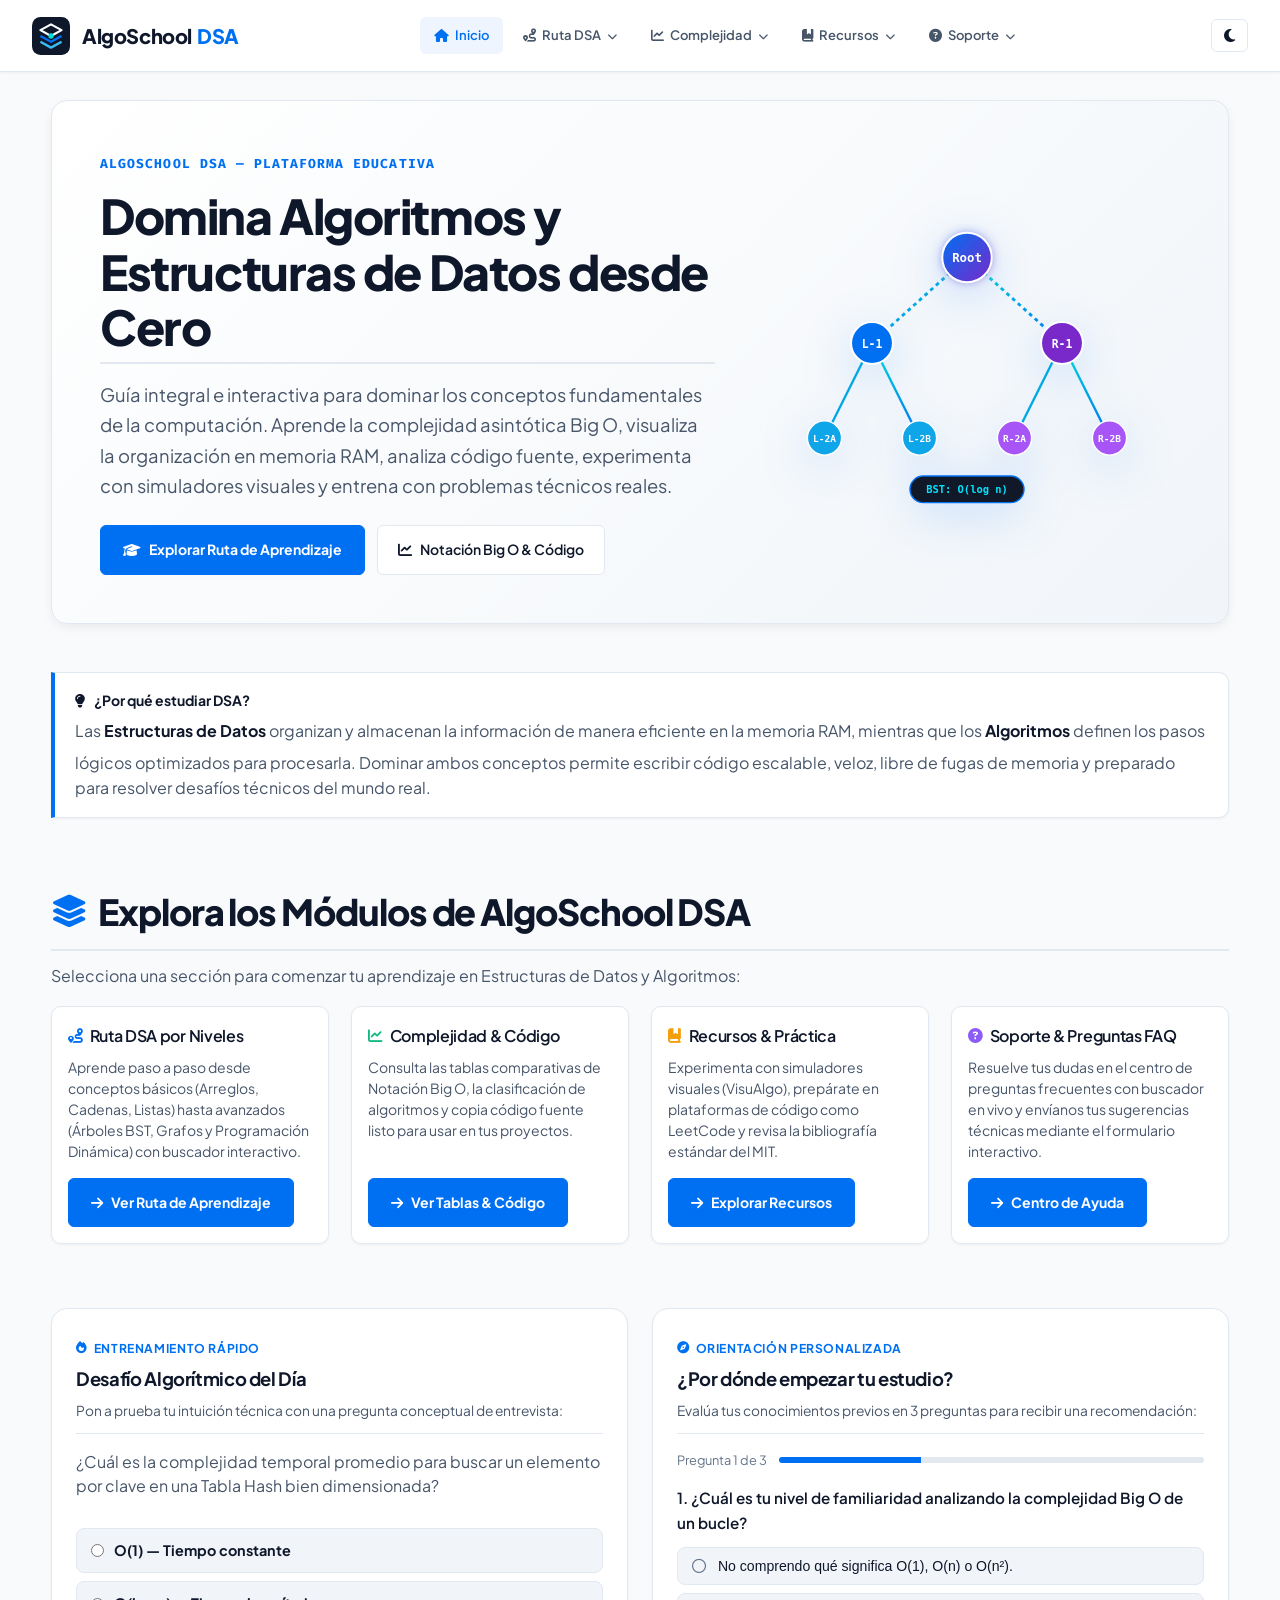
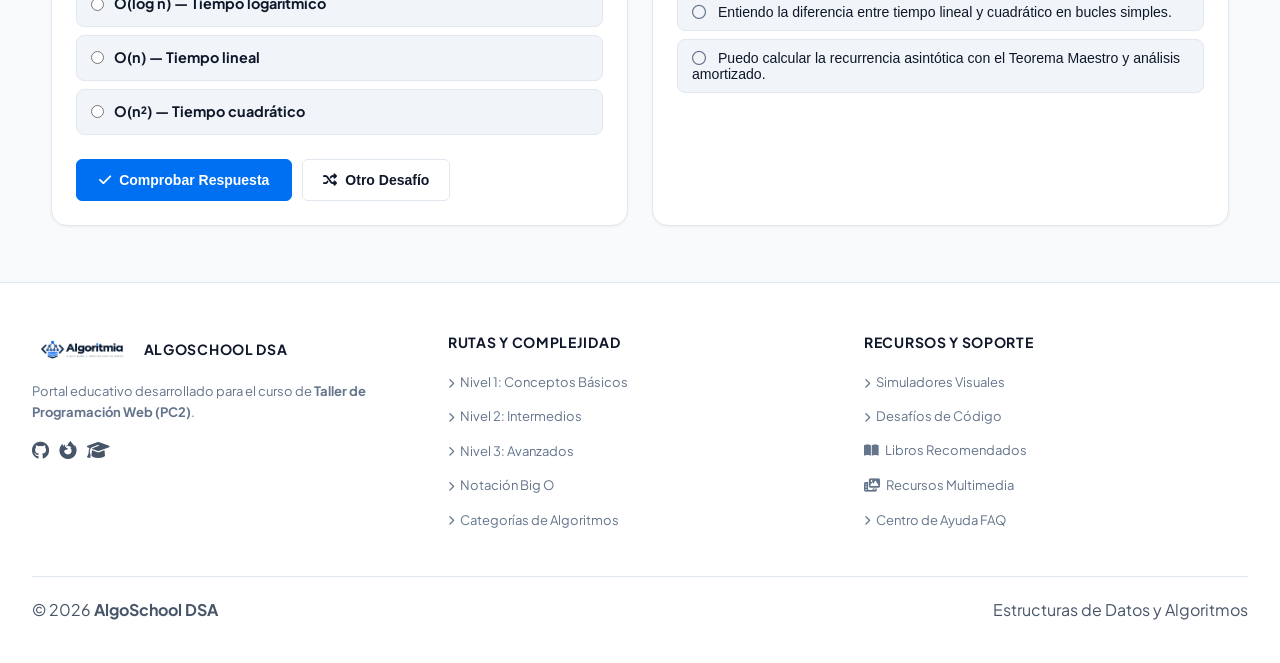
<file: index.html>
<!DOCTYPE html>
<html lang="es">

<head>
    <meta charset="UTF-8">
    <meta name="viewport" content="width=device-width, initial-scale=1.0">
    <meta name="description" content="AlgoSchool DSA - Plataforma educativa para aprender Estructuras de Datos y Algoritmos.">
    <title>AlgoSchool DSA - Aprende Algoritmos y Estructuras de Datos</title>

    <!-- Fuentes Google Fonts -->
    <link rel="preconnect" href="https://fonts.googleapis.com">
    <link rel="preconnect" href="https://fonts.gstatic.com" crossorigin>
    <link href="https://fonts.googleapis.com/css2?family=Fira+Code:wght@400;500;600;700&family=Plus+Jakarta+Sans:wght@400;500;600;700;800&display=swap" rel="stylesheet">

    <!-- Iconos FontAwesome -->
    <link rel="stylesheet" href="https://cdnjs.cloudflare.com/ajax/libs/font-awesome/6.5.1/css/all.min.css" integrity="sha512-DTOQO9RWCH3ppGqcWaEA1BIZOC6xxalwEsw9c2QQeAIftl+Vegovlnee1c9QX4TctnWMn13TZye+giMm8e2LwA==" crossorigin="anonymous" referrerpolicy="no-referrer">

    <link rel="stylesheet" href="css/styles.css">
    <link rel="stylesheet" href="css/animations.css">
    <link rel="stylesheet" href="css/responsive.css">

    <!-- Icono en svg -->
    <link rel="icon" type="image/svg+xml" href="data:image/svg+xml,<svg xmlns='http://www.w3.org/2000/svg' viewBox='0 0 32 32'><rect width='32' height='32' rx='8' fill='%230070f3'/><path d='M8 16 L14 22 L24 10' stroke='%23ffffff' stroke-width='3' fill='none' stroke-linecap='round'/></svg>">
</head>

<body>

    <!-- Barra de progreso de lectura en scroll -->
    <div id="barra-progreso-scroll" class="barra-progreso-scroll" aria-hidden="true"></div>

    <header>
        <a href="index.html" class="area-logo" aria-label="Ir al inicio de AlgoSchool DSA" title="AlgoSchool DSA - Algoritmos & Estructuras de Datos">
            <svg class="imagen-logo" viewBox="0 0 36 36" fill="none" xmlns="http://www.w3.org/2000/svg" aria-hidden="true">
                <rect width="36" height="36" rx="8" fill="#0f172a" />
                <path d="M18 7L8 12.5L18 18L28 12.5L18 7Z" stroke="#ffffff" stroke-width="2" stroke-linejoin="round" />
                <path d="M8 18L18 23.5L28 18" stroke="#0070f3" stroke-width="2.2" stroke-linejoin="round" />
                <path d="M8 23.5L18 29L28 23.5" stroke="#38bdf8" stroke-width="2.2" stroke-linejoin="round" />
                <circle cx="18" cy="18" r="2.5" fill="#00dfd8" />
            </svg>
            <h1 class="logo-texto">AlgoSchool <span class="logo-dsa">DSA</span></h1>
        </a>

        <!-- Menu -->
        <nav id="menu-navegacion" aria-label="Navegación principal">
            <ul class="menu-principal">
                <!-- Inicio -->
                <li class="elemento-menu">
                    <a href="index.html" class="activo"><i class="fa-solid fa-house"></i> Inicio</a>
                </li>

                <!-- Ruta con submenu -->
                <li class="elemento-menu">
                    <a href="ruta.html">
                        <i class="fa-solid fa-route"></i> Ruta DSA <i class="fa-solid fa-chevron-down indicador-flecha"></i>
                    </a>
                    <ul class="submenu">
                        <li><a href="ruta.html#nivel-1"><i class="fa-solid fa-circle-dot" style="color: #0070f3;"></i> Nivel 1: Básicos</a></li>
                        <li><a href="ruta.html#nivel-2"><i class="fa-solid fa-circle-dot" style="color: #f59e0b;"></i> Nivel 2: Intermedios</a></li>
                        <li><a href="ruta.html#nivel-3"><i class="fa-solid fa-circle-dot" style="color: #ef4444;"></i> Nivel 3: Avanzados</a></li>
                    </ul>
                </li>

                <!-- Complejidad con submenu -->
                <li class="elemento-menu">
                    <a href="complejidad.html">
                        <i class="fa-solid fa-chart-line"></i> Complejidad <i class="fa-solid fa-chevron-down indicador-flecha"></i>
                    </a>
                    <ul class="submenu">
                        <li><a href="complejidad.html#tablas"><i class="fa-solid fa-chart-pie"></i> Notación Big O</a></li>
                        <li><a href="complejidad.html#categorias"><i class="fa-solid fa-list-ol"></i> Categorías de Algoritmos</a></li>
                        <li><a href="complejidad.html#ejemplos-codigo"><i class="fa-solid fa-code"></i> Ejemplos en Código</a></li>
                    </ul>
                </li>

                <!-- Recursos con submenu -->
                <li class="elemento-menu">
                    <a href="recursos.html">
                        <i class="fa-solid fa-book-bookmark"></i> Recursos <i class="fa-solid fa-chevron-down indicador-flecha"></i>
                    </a>
                    <ul class="submenu">
                        <li><a href="recursos.html#simuladores"><i class="fa-solid fa-eye"></i> Simuladores Visuales</a></li>
                        <li><a href="recursos.html#practicar"><i class="fa-solid fa-trophy"></i> Desafíos de Código</a></li>
                        <li><a href="recursos.html#libros"><i class="fa-solid fa-book-open"></i> Libros Recomendados</a></li>
                        <li><a href="recursos.html#multimedia"><i class="fa-solid fa-photo-film"></i> Recursos Multimedia</a></li>
                    </ul>
                </li>

                <!-- Ayuda con submenu -->
                <li class="elemento-menu">
                    <a href="soporte.html">
                        <i class="fa-solid fa-circle-question"></i> Soporte <i class="fa-solid fa-chevron-down indicador-flecha"></i>
                    </a>
                    <ul class="submenu">
                        <li><a href="soporte.html#ayuda"><i class="fa-solid fa-circle-info"></i> Centro de Preguntas FAQ</a></li>
                        <li><a href="soporte.html#sugerencias"><i class="fa-solid fa-paper-plane"></i> Formulario de Sugerencias</a></li>
                    </ul>
                </li>
            </ul>
        </nav>

        <div class="header-acciones">
            <button id="boton-tema" class="boton-tema" aria-label="Cambiar tema" title="Cambiar tema">
                <i class="fa-solid fa-moon"></i>
            </button>
            <button type="button" id="boton-menu-movil" class="boton-menu-movil" aria-label="Abrir menú de navegación" aria-expanded="false">
                <i class="fa-solid fa-bars"></i>
            </button>
        </div>
    </header>

    <main>

        <!-- Banner principal -->
        <section id="inicio">
            <div class="portada-rejilla">
                <div class="portada-contenido">
                    <span class="portada-etiqueta">
                        AlgoSchool DSA — Plataforma Educativa
                    </span>
                    <h2 class="portada-titulo">
                        Domina Algoritmos y Estructuras de Datos desde Cero
                    </h2>
                    <p class="portada-descripcion">
                        Guía integral e interactiva para dominar los conceptos fundamentales de la computación.
                        Aprende la complejidad asintótica Big O, visualiza la organización en memoria RAM,
                        analiza código fuente, experimenta con simuladores visuales y entrena con problemas técnicos reales.
                    </p>
                    <div class="portada-acciones">
                        <a href="ruta.html" class="boton-primario">
                            <i class="fa-solid fa-graduation-cap"></i> Explorar Ruta de Aprendizaje
                        </a>
                        <a href="complejidad.html" class="boton-secundario">
                            <i class="fa-solid fa-chart-line"></i> Notación Big O & Código
                        </a>
                    </div>
                </div>

                <!-- Ilustración vector para banner principal -->
                <div class="portada-vector-contenedor">
                    <img src="./assets/img/vectores/vector_inicio.svg" alt="Ilustración de grafo y árbol binario" class="portada-vector-svg" width="400" height="320" loading="lazy">
                </div>
            </div>

            <div class="concepto-explicativo">
                <strong><i class="fa-solid fa-lightbulb"></i> ¿Por qué estudiar DSA?</strong>
                <p>
                    Las <strong>Estructuras de Datos</strong> organizan y almacenan la información de manera eficiente en la memoria RAM,
                    mientras que los <strong>Algoritmos</strong> definen los pasos lógicos optimizados para procesarla. Dominar ambos conceptos
                    permite escribir código escalable, veloz, libre de fugas de memoria y preparado para resolver desafíos técnicos del mundo real.
                </p>
            </div>
        </section>

        <!-- Módulos principales de la plataforma -->
        <section id="modulos-destacados">
            <h2><i class="fa-solid fa-layer-group"></i> Explora los Módulos de AlgoSchool DSA</h2>
            <p>Selecciona una sección para comenzar tu aprendizaje en Estructuras de Datos y Algoritmos:</p>

            <div class="contenedor-tarjetas">
                <!-- Modulo 1: Ruta -->
                <article class="tarjeta">
                    <h3><i class="fa-solid fa-route" style="color: #0070f3;"></i> Ruta DSA por Niveles</h3>
                    <p>Aprende paso a paso desde conceptos básicos (Arreglos, Cadenas, Listas) hasta avanzados (Árboles BST, Grafos y Programación Dinámica) con buscador interactivo.</p>
                    <div class="enlaces-tarjeta">
                        <a href="ruta.html" class="boton-primario">
                            <i class="fa-solid fa-arrow-right"></i> Ver Ruta de Aprendizaje
                        </a>
                    </div>
                </article>

                <!-- Modulo 2: Complejidad -->
                <article class="tarjeta">
                    <h3><i class="fa-solid fa-chart-line" style="color: #10b981;"></i> Complejidad & Código</h3>
                    <p>Consulta las tablas comparativas de Notación Big O, la clasificación de algoritmos y copia código fuente listo para usar en tus proyectos.</p>
                    <div class="enlaces-tarjeta">
                        <a href="complejidad.html" class="boton-primario">
                            <i class="fa-solid fa-arrow-right"></i> Ver Tablas & Código
                        </a>
                    </div>
                </article>

                <!-- Modulo 3: Recursos -->
                <article class="tarjeta">
                    <h3><i class="fa-solid fa-book-bookmark" style="color: #f59e0b;"></i> Recursos & Práctica</h3>
                    <p>Experimenta con simuladores visuales (VisuAlgo), prepárate en plataformas de código como LeetCode y revisa la bibliografía estándar del MIT.</p>
                    <div class="enlaces-tarjeta">
                        <a href="recursos.html" class="boton-primario">
                            <i class="fa-solid fa-arrow-right"></i> Explorar Recursos
                        </a>
                    </div>
                </article>

                <!-- Modulo 4: Soporte -->
                <article class="tarjeta">
                    <h3><i class="fa-solid fa-circle-question" style="color: #8b5cf6;"></i> Soporte & Preguntas FAQ</h3>
                    <p>Resuelve tus dudas en el centro de preguntas frecuentes con buscador en vivo y envíanos tus sugerencias técnicas mediante el formulario interactivo.</p>
                    <div class="enlaces-tarjeta">
                        <a href="soporte.html" class="boton-primario">
                            <i class="fa-solid fa-arrow-right"></i> Centro de Ayuda
                        </a>
                    </div>
                </article>
            </div>
        </section>

        <!-- Sección Interactiva: Desafío del Día & Test de Diagnóstico -->
        <section id="herramientas-inicio" class="seccion-interactiva-portada">
            <div class="rejilla-dos-columnas">
                <!-- 1. Desafío Algorítmico del Día -->
                <div class="tarjeta-herramienta-inicio" id="tarjeta-desafio-diario">
                    <div class="cabecera-herramienta">
                        <span class="subtitulo-herramienta"><i class="fa-solid fa-fire"></i> Entrenamiento Rápido</span>
                        <h3>Desafío Algorítmico del Día</h3>
                        <p class="descripcion-herramienta">Pon a prueba tu intuición técnica con una pregunta conceptual de entrevista:</p>
                    </div>

                    <div class="desafio-contenedor" id="desafio-contenedor">
                        <div class="desafio-enunciado">
                            <p id="desafio-pregunta">Cargando desafío...</p>
                        </div>
                        <div class="desafio-opciones" id="desafio-opciones" role="radiogroup" aria-label="Opciones del desafío">
                            <!-- Opciones inyectadas por JS -->
                        </div>
                        <div class="desafio-retroalimentacion" id="desafio-retroalimentacion" style="display: none;">
                            <!-- Explicación técnica -->
                        </div>
                        <div class="desafio-acciones">
                            <button type="button" id="btn-verificar-desafio" class="boton-primario">
                                <i class="fa-solid fa-check"></i> Comprobar Respuesta
                            </button>
                            <button type="button" id="btn-siguiente-desafio" class="boton-secundario">
                                <i class="fa-solid fa-shuffle"></i> Otro Desafío
                            </button>
                        </div>
                    </div>
                </div>

                <!-- 2. Test de Diagnóstico: ¿Por dónde empezar? -->
                <div class="tarjeta-herramienta-inicio" id="tarjeta-diagnostico">
                    <div class="cabecera-herramienta">
                        <span class="subtitulo-herramienta"><i class="fa-solid fa-compass"></i> Orientación Personalizada</span>
                        <h3>¿Por dónde empezar tu estudio?</h3>
                        <p class="descripcion-herramienta">Evalúa tus conocimientos previos en 3 preguntas para recibir una recomendación:</p>
                    </div>

                    <div class="diagnostico-contenedor" id="diagnostico-contenedor">
                        <div class="diagnostico-progreso-indicador" id="diagnostico-progreso-indicador">
                            <span id="diagnostico-paso-texto">Pregunta 1 de 3</span>
                            <div class="barra-progreso-diagnostico">
                                <div id="barra-diagnostico-relleno" style="width: 33%;"></div>
                            </div>
                        </div>

                        <div class="diagnostico-cuerpo" id="diagnostico-cuerpo">
                            <!-- Pregunta activa inyectada por JS -->
                        </div>

                        <div class="diagnostico-resultado" id="diagnostico-resultado" style="display: none;">
                            <!-- Recomendación personalizada inyectada por JS -->
                        </div>
                    </div>
                </div>
            </div>
        </section>

    </main>

    <footer>
        <div class="pie-rejilla">
            <div class="columna-pie">
                <div style="display: flex; align-items: center; gap: 12px; margin-bottom: 12px;">
                    <img src="./assets/img/logo_taller.png" alt="Logo Taller de Programación Web" style="height: 38px; width: auto; object-fit: contain; border-radius: 6px; background: #fff; padding: 2px;" loading="lazy">
                    <h4 style="margin: 0;">AlgoSchool DSA</h4>
                </div>
                <p style="font-size: 13px; color: var(--text-muted); margin-bottom: 12px;">
                    Portal educativo desarrollado para el curso de <strong>Taller de Programación Web (PC2)</strong>.
                </p>
                <div style="display: flex; gap: 10px; font-size: 18px; color: var(--text-secondary);">
                    <a href="https://github.com" target="_blank" aria-label="GitHub" style="color: inherit;"><i class="fa-brands fa-github"></i></a>
                    <a href="https://developer.mozilla.org" target="_blank" aria-label="MDN Web Docs" style="color: inherit;"><i class="fa-brands fa-firefox-browser"></i></a>
                    <a href="https://w3schools.com" target="_blank" aria-label="W3Schools" style="color: inherit;"><i class="fa-solid fa-graduation-cap"></i></a>
                </div>
            </div>

            <div class="columna-pie">
                <h4>Rutas y Complejidad</h4>
                <ul>
                    <li><a href="ruta.html#nivel-1"><i class="fa-solid fa-chevron-right" style="font-size: 10px;"></i> Nivel 1: Conceptos Básicos</a></li>
                    <li><a href="ruta.html#nivel-2"><i class="fa-solid fa-chevron-right" style="font-size: 10px;"></i> Nivel 2: Intermedios</a></li>
                    <li><a href="ruta.html#nivel-3"><i class="fa-solid fa-chevron-right" style="font-size: 10px;"></i> Nivel 3: Avanzados</a></li>
                    <li><a href="complejidad.html#tablas"><i class="fa-solid fa-chevron-right" style="font-size: 10px;"></i> Notación Big O</a></li>
                    <li><a href="complejidad.html#categorias"><i class="fa-solid fa-chevron-right" style="font-size: 10px;"></i> Categorías de Algoritmos</a></li>
                </ul>
            </div>

            <div class="columna-pie">
                <h4>Recursos y Soporte</h4>
                <ul>
                    <li><a href="recursos.html#simuladores"><i class="fa-solid fa-chevron-right" style="font-size: 10px;"></i> Simuladores Visuales</a></li>
                    <li><a href="recursos.html#practicar"><i class="fa-solid fa-chevron-right" style="font-size: 10px;"></i> Desafíos de Código</a></li>
                    <li><a href="recursos.html#libros"><i class="fa-solid fa-book-open"></i> Libros Recomendados</a></li>
                    <li><a href="recursos.html#multimedia"><i class="fa-solid fa-photo-film"></i> Recursos Multimedia</a></li>
                    <li><a href="soporte.html#ayuda"><i class="fa-solid fa-chevron-right" style="font-size: 10px;"></i> Centro de Ayuda FAQ</a></li>
                </ul>
            </div>
        </div>

        <div class="pie-inferior">
            <p>&copy; 2026 <strong>AlgoSchool DSA</strong></p>
            <p>Estructuras de Datos y Algoritmos</p>
        </div>
    </footer>

    <!-- Boton flotante volver arriba -->
    <button id="boton-volver-arriba" class="boton-volver-arriba" aria-label="Volver al inicio" title="Volver al inicio">
        <i class="fa-solid fa-arrow-up"></i>
    </button>

    <!-- Scripts de interactividad -->
    <script src="js/main.js"></script>
</body>

</html>
</file>
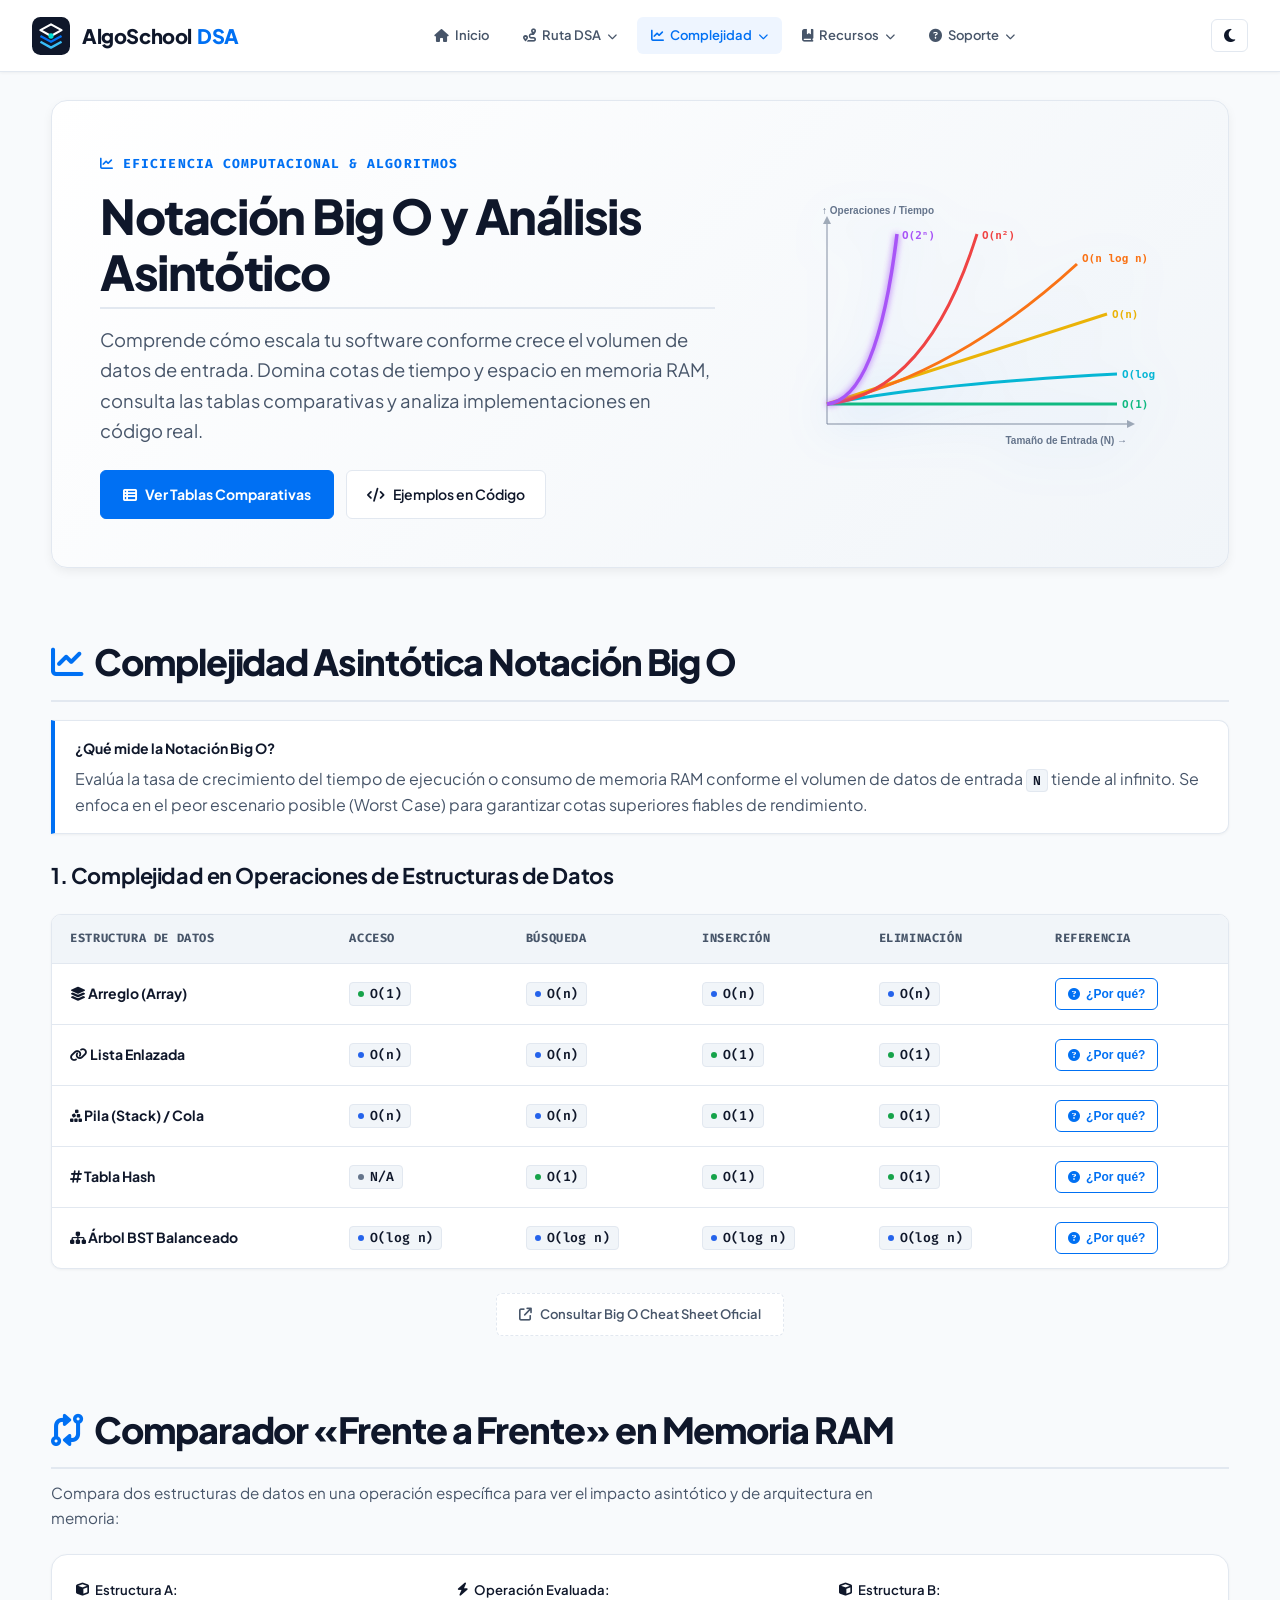
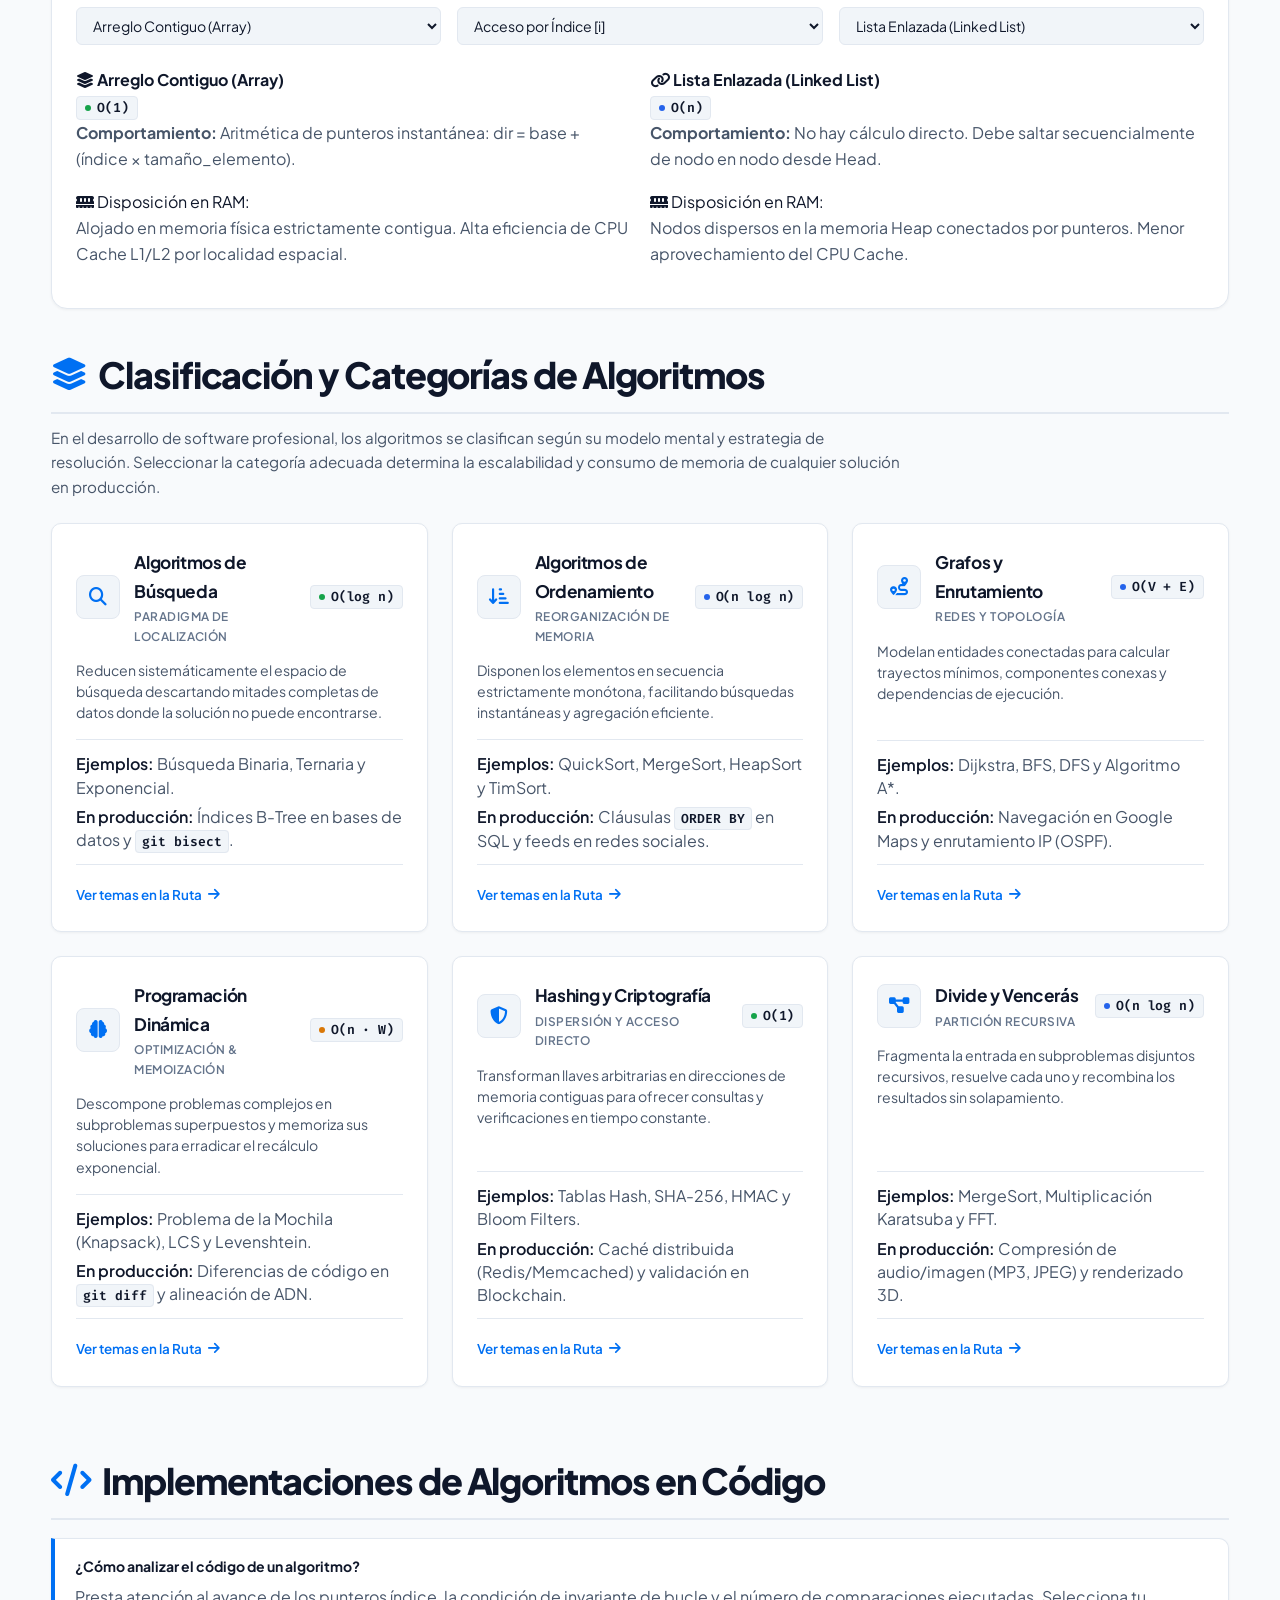
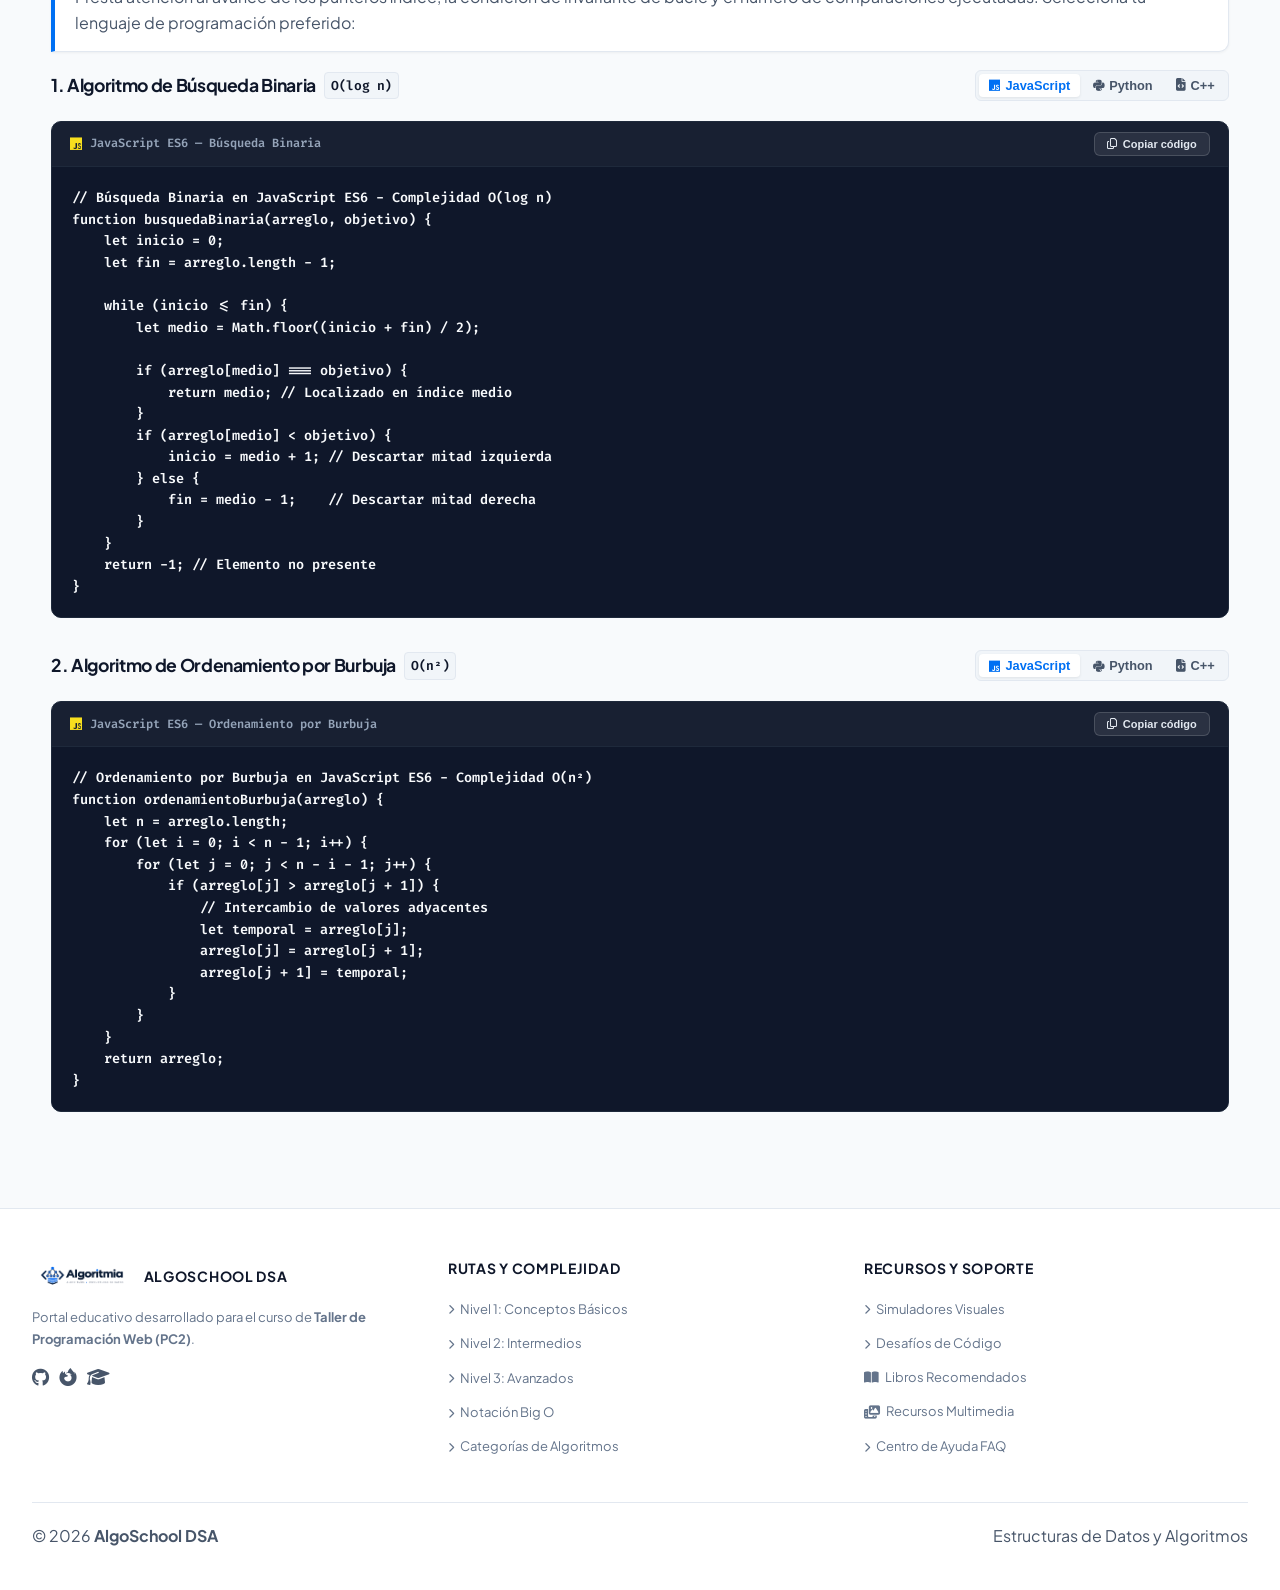
<file: complejidad.html>
<!DOCTYPE html>
<html lang="es">

<head>
    <meta charset="UTF-8">
    <meta name="viewport" content="width=device-width, initial-scale=1.0">
    <meta name="description" content="Complejidad Asintótica Notación Big O y Ejemplos de Código en AlgoSchool DSA.">
    <title>AlgoSchool DSA - Complejidad Notación Big O & Código</title>

    <!-- Fuentes Google Fonts -->
    <link rel="preconnect" href="https://fonts.googleapis.com">
    <link rel="preconnect" href="https://fonts.gstatic.com" crossorigin>
    <link href="https://fonts.googleapis.com/css2?family=Fira+Code:wght@400;500;600;700&family=Plus+Jakarta+Sans:wght@400;500;600;700;800&display=swap" rel="stylesheet">

    <!-- Iconos FontAwesome -->
    <link rel="stylesheet" href="https://cdnjs.cloudflare.com/ajax/libs/font-awesome/6.5.1/css/all.min.css" integrity="sha512-DTOQO9RWCH3ppGqcWaEA1BIZOC6xxalwEsw9c2QQeAIftl+Vegovlnee1c9QX4TctnWMn13TZye+giMm8e2LwA==" crossorigin="anonymous" referrerpolicy="no-referrer">

    <link rel="stylesheet" href="css/styles.css">
    <link rel="stylesheet" href="css/animations.css">
    <link rel="stylesheet" href="css/responsive.css">

    <!-- Icono en svg -->
    <link rel="icon" type="image/svg+xml" href="data:image/svg+xml,<svg xmlns='http://www.w3.org/2000/svg' viewBox='0 0 32 32'><rect width='32' height='32' rx='8' fill='%230070f3'/><path d='M8 16 L14 22 L24 10' stroke='%23ffffff' stroke-width='3' fill='none' stroke-linecap='round'/></svg>">
</head>

<body>

    <!-- Barra de progreso de lectura en scroll -->
    <div id="barra-progreso-scroll" class="barra-progreso-scroll" aria-hidden="true"></div>

    <header>
        <a href="index.html" class="area-logo" aria-label="Ir al inicio de AlgoSchool DSA" title="AlgoSchool DSA - Algoritmos & Estructuras de Datos">
            <svg class="imagen-logo" viewBox="0 0 36 36" fill="none" xmlns="http://www.w3.org/2000/svg" aria-hidden="true">
                <rect width="36" height="36" rx="8" fill="#0f172a" />
                <path d="M18 7L8 12.5L18 18L28 12.5L18 7Z" stroke="#ffffff" stroke-width="2" stroke-linejoin="round" />
                <path d="M8 18L18 23.5L28 18" stroke="#0070f3" stroke-width="2.2" stroke-linejoin="round" />
                <path d="M8 23.5L18 29L28 23.5" stroke="#38bdf8" stroke-width="2.2" stroke-linejoin="round" />
                <circle cx="18" cy="18" r="2.5" fill="#00dfd8" />
            </svg>
            <h1 class="logo-texto">AlgoSchool <span class="logo-dsa">DSA</span></h1>
        </a>

        <!-- Menu -->
        <nav id="menu-navegacion" aria-label="Navegación principal">
            <ul class="menu-principal">
                <!-- Inicio -->
                <li class="elemento-menu">
                    <a href="index.html"><i class="fa-solid fa-house"></i> Inicio</a>
                </li>

                <!-- Ruta con submenu -->
                <li class="elemento-menu">
                    <a href="ruta.html">
                        <i class="fa-solid fa-route"></i> Ruta DSA <i class="fa-solid fa-chevron-down indicador-flecha"></i>
                    </a>
                    <ul class="submenu">
                        <li><a href="ruta.html#nivel-1"><i class="fa-solid fa-circle-dot" style="color: #0070f3;"></i> Nivel 1: Básicos</a></li>
                        <li><a href="ruta.html#nivel-2"><i class="fa-solid fa-circle-dot" style="color: #f59e0b;"></i> Nivel 2: Intermedios</a></li>
                        <li><a href="ruta.html#nivel-3"><i class="fa-solid fa-circle-dot" style="color: #ef4444;"></i> Nivel 3: Avanzados</a></li>
                    </ul>
                </li>

                <!-- Complejidad con submenu -->
                <li class="elemento-menu">
                    <a href="complejidad.html" class="activo">
                        <i class="fa-solid fa-chart-line"></i> Complejidad <i class="fa-solid fa-chevron-down indicador-flecha"></i>
                    </a>
                    <ul class="submenu">
                        <li><a href="complejidad.html#tablas"><i class="fa-solid fa-chart-pie"></i> Notación Big O</a></li>
                        <li><a href="complejidad.html#categorias"><i class="fa-solid fa-list-ol"></i> Categorías de Algoritmos</a></li>
                        <li><a href="complejidad.html#ejemplos-codigo"><i class="fa-solid fa-code"></i> Ejemplos en Código</a></li>
                    </ul>
                </li>

                <!-- Recursos con submenu -->
                <li class="elemento-menu">
                    <a href="recursos.html">
                        <i class="fa-solid fa-book-bookmark"></i> Recursos <i class="fa-solid fa-chevron-down indicador-flecha"></i>
                    </a>
                    <ul class="submenu">
                        <li><a href="recursos.html#simuladores"><i class="fa-solid fa-eye"></i> Simuladores Visuales</a></li>
                        <li><a href="recursos.html#practicar"><i class="fa-solid fa-trophy"></i> Desafíos de Código</a></li>
                        <li><a href="recursos.html#libros"><i class="fa-solid fa-book-open"></i> Libros Recomendados</a></li>
                        <li><a href="recursos.html#multimedia"><i class="fa-solid fa-photo-film"></i> Recursos Multimedia</a></li>
                    </ul>
                </li>

                <!-- Ayuda con submenu -->
                <li class="elemento-menu">
                    <a href="soporte.html">
                        <i class="fa-solid fa-circle-question"></i> Soporte <i class="fa-solid fa-chevron-down indicador-flecha"></i>
                    </a>
                    <ul class="submenu">
                        <li><a href="soporte.html#ayuda"><i class="fa-solid fa-circle-info"></i> Centro de Preguntas FAQ</a></li>
                        <li><a href="soporte.html#sugerencias"><i class="fa-solid fa-paper-plane"></i> Formulario de Sugerencias</a></li>
                    </ul>
                </li>
            </ul>
        </nav>

        <div class="header-acciones">
            <button id="boton-tema" class="boton-tema" aria-label="Cambiar tema" title="Cambiar tema">
                <i class="fa-solid fa-moon"></i>
            </button>
            <button type="button" id="boton-menu-movil" class="boton-menu-movil" aria-label="Abrir menú de navegación" aria-expanded="false">
                <i class="fa-solid fa-bars"></i>
            </button>
        </div>
    </header>

    <main>

        <!-- Banner educativo de la pagina -->
        <section class="banner-pagina" aria-label="Banner de Complejidad Asintótica">
            <div class="portada-rejilla">
                <div class="portada-contenido">
                    <span class="portada-etiqueta">
                        <i class="fa-solid fa-chart-line"></i> Eficiencia Computacional & Algoritmos
                    </span>
                    <h2 class="portada-titulo">
                        Notación Big O y Análisis Asintótico
                    </h2>
                    <p class="portada-descripcion">
                        Comprende cómo escala tu software conforme crece el volumen de datos de entrada. Domina cotas de tiempo y espacio en memoria RAM, consulta las tablas comparativas y analiza implementaciones en código real.
                    </p>
                    <div class="portada-acciones">
                        <a href="#tablas" class="boton-primario">
                            <i class="fa-solid fa-table-list"></i> Ver Tablas Comparativas
                        </a>
                        <a href="#ejemplos-codigo" class="boton-secundario">
                            <i class="fa-solid fa-code"></i> Ejemplos en Código
                        </a>
                    </div>
                </div>

                <div class="portada-vector-contenedor">
                    <img src="./assets/img/vectores/vector_complejidad.svg" alt="Gráfica de curvas de complejidad Big O" class="portada-vector-svg" width="380" height="280" loading="lazy">
                </div>
            </div>
        </section>

        <!-- Notacion big o y tablas comparativas -->
        <section id="tablas">
            <h2><i class="fa-solid fa-chart-line"></i> Complejidad Asintótica Notación Big O</h2>
            <div class="concepto-explicativo">
                <strong>¿Qué mide la Notación Big O?</strong>
                <p>
                    Evalúa la tasa de crecimiento del tiempo de ejecución o consumo de memoria RAM conforme el volumen de datos de entrada <code>N</code>
                    tiende al infinito. Se enfoca en el peor escenario posible (Worst Case) para garantizar cotas superiores fiables de rendimiento.
                </p>
            </div>

            <h3>1. Complejidad en Operaciones de Estructuras de Datos</h3>
            <div class="contenedor-tabla-responsiva">
                <table>
                    <thead>
                        <tr>
                            <th>Estructura de Datos</th>
                            <th>Acceso</th>
                            <th>Búsqueda</th>
                            <th>Inserción</th>
                            <th>Eliminación</th>
                            <th>Referencia</th>
                        </tr>
                    </thead>
                    <tbody>
                        <tr>
                            <td><strong><i class="fa-solid fa-layer-group"></i> Arreglo (Array)</strong></td>
                            <td><code class="bigo-codigo bigo-excelente">O(1)</code></td>
                            <td><code class="bigo-codigo bigo-bueno">O(n)</code></td>
                            <td><code class="bigo-codigo bigo-bueno">O(n)</code></td>
                            <td><code class="bigo-codigo bigo-bueno">O(n)</code></td>
                            <td>
                                <button type="button" class="boton-enlace enlace-ficha btn-modal-complejidad" data-estructura="arreglo">
                                    <i class="fa-solid fa-circle-question"></i> ¿Por qué?
                                </button>
                            </td>
                        </tr>
                        <tr>
                            <td><strong><i class="fa-solid fa-link"></i> Lista Enlazada</strong></td>
                            <td><code class="bigo-codigo bigo-bueno">O(n)</code></td>
                            <td><code class="bigo-codigo bigo-bueno">O(n)</code></td>
                            <td><code class="bigo-codigo bigo-excelente">O(1)</code></td>
                            <td><code class="bigo-codigo bigo-excelente">O(1)</code></td>
                            <td>
                                <button type="button" class="boton-enlace enlace-ficha btn-modal-complejidad" data-estructura="lista">
                                    <i class="fa-solid fa-circle-question"></i> ¿Por qué?
                                </button>
                            </td>
                        </tr>
                        <tr>
                            <td><strong><i class="fa-solid fa-cubes-stacked"></i> Pila (Stack) / Cola</strong></td>
                            <td><code class="bigo-codigo bigo-bueno">O(n)</code></td>
                            <td><code class="bigo-codigo bigo-bueno">O(n)</code></td>
                            <td><code class="bigo-codigo bigo-excelente">O(1)</code></td>
                            <td><code class="bigo-codigo bigo-excelente">O(1)</code></td>
                            <td>
                                <button type="button" class="boton-enlace enlace-ficha btn-modal-complejidad" data-estructura="pila_cola">
                                    <i class="fa-solid fa-circle-question"></i> ¿Por qué?
                                </button>
                            </td>
                        </tr>
                        <tr>
                            <td><strong><i class="fa-solid fa-hashtag"></i> Tabla Hash</strong></td>
                            <td><code class="bigo-codigo">N/A</code></td>
                            <td><code class="bigo-codigo bigo-excelente">O(1)</code></td>
                            <td><code class="bigo-codigo bigo-excelente">O(1)</code></td>
                            <td><code class="bigo-codigo bigo-excelente">O(1)</code></td>
                            <td>
                                <button type="button" class="boton-enlace enlace-ficha btn-modal-complejidad" data-estructura="hash">
                                    <i class="fa-solid fa-circle-question"></i> ¿Por qué?
                                </button>
                            </td>
                        </tr>
                        <tr>
                            <td><strong><i class="fa-solid fa-sitemap"></i> Árbol BST Balanceado</strong></td>
                            <td><code class="bigo-codigo bigo-bueno">O(log n)</code></td>
                            <td><code class="bigo-codigo bigo-bueno">O(log n)</code></td>
                            <td><code class="bigo-codigo bigo-bueno">O(log n)</code></td>
                            <td><code class="bigo-codigo bigo-bueno">O(log n)</code></td>
                            <td>
                                <button type="button" class="boton-enlace enlace-ficha btn-modal-complejidad" data-estructura="bst">
                                    <i class="fa-solid fa-circle-question"></i> ¿Por qué?
                                </button>
                            </td>
                        </tr>
                    </tbody>
                </table>
            </div>

            <div class="contenedor-cargar-mas">
                <a href="https://www.bigocheatsheet.com" target="_blank" class="boton-cargar-mas">
                    <i class="fa-solid fa-arrow-up-right-from-square"></i> Consultar Big O Cheat Sheet Oficial
                </a>
            </div>
        </section>

        <!-- Comparador Frente a Frente de Estructuras -->
        <section id="comparador" class="seccion-comparador-estructuras">
            <div class="seccion-cabecera-con-descripcion">
                <h2><i class="fa-solid fa-code-compare"></i> Comparador «Frente a Frente» en Memoria RAM</h2>
                <p>Compara dos estructuras de datos en una operación específica para ver el impacto asintótico y de arquitectura en memoria:</p>
            </div>

            <div class="tarjeta-comparador-interactivo">
                <div class="controles-comparador-fila">
                    <div class="control-comparador-grupo">
                        <label for="comp-estructura-1"><i class="fa-solid fa-cube"></i> Estructura A:</label>
                        <select id="comp-estructura-1" class="select-comparador">
                            <option value="arreglo" selected>Arreglo Contiguo (Array)</option>
                            <option value="lista">Lista Enlazada (Linked List)</option>
                            <option value="pila_cola">Pila / Cola (Stack / Queue)</option>
                            <option value="hash">Tabla Hash (Hash Map)</option>
                            <option value="bst">Árbol BST Balanceado</option>
                        </select>
                    </div>

                    <div class="control-comparador-grupo">
                        <label for="comp-operacion"><i class="fa-solid fa-bolt"></i> Operación Evaluada:</label>
                        <select id="comp-operacion" class="select-comparador">
                            <option value="acceso" selected>Acceso por Índice [i]</option>
                            <option value="busqueda">Búsqueda de Elemento</option>
                            <option value="insercion_inicio">Inserción al Inicio (Prepend)</option>
                            <option value="insercion_final">Inserción al Final (Append)</option>
                            <option value="eliminacion">Eliminación en Medio</option>
                        </select>
                    </div>

                    <div class="control-comparador-grupo">
                        <label for="comp-estructura-2"><i class="fa-solid fa-cube"></i> Estructura B:</label>
                        <select id="comp-estructura-2" class="select-comparador">
                            <option value="lista" selected>Lista Enlazada (Linked List)</option>
                            <option value="arreglo">Arreglo Contiguo (Array)</option>
                            <option value="pila_cola">Pila / Cola (Stack / Queue)</option>
                            <option value="hash">Tabla Hash (Hash Map)</option>
                            <option value="bst">Árbol BST Balanceado</option>
                        </select>
                    </div>
                </div>

                <div class="resultado-comparador-rejilla" id="resultado-comparador-rejilla">
                    <!-- Inyectado dinámicamente por JS -->
                </div>
            </div>
        </section>

        <!-- Clasificación y Categorías de Algoritmos -->
        <section id="categorias">
            <div class="seccion-cabecera-con-descripcion">
                <h2><i class="fa-solid fa-layer-group"></i> Clasificación y Categorías de Algoritmos</h2>
                <p>En el desarrollo de software profesional, los algoritmos se clasifican según su modelo mental y estrategia de resolución. Seleccionar la categoría adecuada determina la escalabilidad y consumo de memoria de cualquier solución en producción.</p>
            </div>

            <!-- Rejilla de Cards de Categorías -->
            <div class="rejilla-categorias-algoritmos">
                <!-- Card 1: Búsqueda -->
                <article class="tarjeta-categoria-algoritmo">
                    <div class="cabecera-tarjeta-categoria">
                        <div class="icono-categoria-caja">
                            <i class="fa-solid fa-magnifying-glass"></i>
                        </div>
                        <div class="titulos-categoria">
                            <h3>Algoritmos de Búsqueda</h3>
                            <span class="subtitulo-categoria">Paradigma de Localización</span>
                        </div>
                        <code class="bigo-codigo bigo-excelente">O(log n)</code>
                    </div>

                    <p class="descripcion-categoria">
                        Reducen sistemáticamente el espacio de búsqueda descartando mitades completas de datos donde la solución no puede encontrarse.
                    </p>

                    <div class="categoria-datos-clave">
                        <p><strong>Ejemplos:</strong> Búsqueda Binaria, Ternaria y Exponencial.</p>
                        <p><strong>En producción:</strong> Índices B-Tree en bases de datos y <code>git bisect</code>.</p>
                    </div>

                    <div class="pie-tarjeta-categoria">
                        <a href="ruta.html#nivel-1" class="boton-enlace-categoria">
                            Ver temas en la Ruta <i class="fa-solid fa-arrow-right"></i>
                        </a>
                    </div>
                </article>

                <!-- Card 2: Ordenamiento -->
                <article class="tarjeta-categoria-algoritmo">
                    <div class="cabecera-tarjeta-categoria">
                        <div class="icono-categoria-caja">
                            <i class="fa-solid fa-arrow-down-short-wide"></i>
                        </div>
                        <div class="titulos-categoria">
                            <h3>Algoritmos de Ordenamiento</h3>
                            <span class="subtitulo-categoria">Reorganización de Memoria</span>
                        </div>
                        <code class="bigo-codigo bigo-bueno">O(n log n)</code>
                    </div>

                    <p class="descripcion-categoria">
                        Disponen los elementos en secuencia estrictamente monótona, facilitando búsquedas instantáneas y agregación eficiente.
                    </p>

                    <div class="categoria-datos-clave">
                        <p><strong>Ejemplos:</strong> QuickSort, MergeSort, HeapSort y TimSort.</p>
                        <p><strong>En producción:</strong> Cláusulas <code>ORDER BY</code> en SQL y feeds en redes sociales.</p>
                    </div>

                    <div class="pie-tarjeta-categoria">
                        <a href="ruta.html#nivel-2" class="boton-enlace-categoria">
                            Ver temas en la Ruta <i class="fa-solid fa-arrow-right"></i>
                        </a>
                    </div>
                </article>

                <!-- Card 3: Grafos & Rutas -->
                <article class="tarjeta-categoria-algoritmo">
                    <div class="cabecera-tarjeta-categoria">
                        <div class="icono-categoria-caja">
                            <i class="fa-solid fa-route"></i>
                        </div>
                        <div class="titulos-categoria">
                            <h3>Grafos y Enrutamiento</h3>
                            <span class="subtitulo-categoria">Redes y Topología</span>
                        </div>
                        <code class="bigo-codigo bigo-bueno">O(V + E)</code>
                    </div>

                    <p class="descripcion-categoria">
                        Modelan entidades conectadas para calcular trayectos mínimos, componentes conexas y dependencias de ejecución.
                    </p>

                    <div class="categoria-datos-clave">
                        <p><strong>Ejemplos:</strong> Dijkstra, BFS, DFS y Algoritmo A*.</p>
                        <p><strong>En producción:</strong> Navegación en Google Maps y enrutamiento IP (OSPF).</p>
                    </div>

                    <div class="pie-tarjeta-categoria">
                        <a href="ruta.html#nivel-2" class="boton-enlace-categoria">
                            Ver temas en la Ruta <i class="fa-solid fa-arrow-right"></i>
                        </a>
                    </div>
                </article>

                <!-- Card 4: Programación Dinámica -->
                <article class="tarjeta-categoria-algoritmo">
                    <div class="cabecera-tarjeta-categoria">
                        <div class="icono-categoria-caja">
                            <i class="fa-solid fa-brain"></i>
                        </div>
                        <div class="titulos-categoria">
                            <h3>Programación Dinámica</h3>
                            <span class="subtitulo-categoria">Optimización & Memoización</span>
                        </div>
                        <code class="bigo-codigo bigo-regular">O(n · W)</code>
                    </div>

                    <p class="descripcion-categoria">
                        Descompone problemas complejos en subproblemas superpuestos y memoriza sus soluciones para erradicar el recálculo exponencial.
                    </p>

                    <div class="categoria-datos-clave">
                        <p><strong>Ejemplos:</strong> Problema de la Mochila (Knapsack), LCS y Levenshtein.</p>
                        <p><strong>En producción:</strong> Diferencias de código en <code>git diff</code> y alineación de ADN.</p>
                    </div>

                    <div class="pie-tarjeta-categoria">
                        <a href="ruta.html#nivel-3" class="boton-enlace-categoria">
                            Ver temas en la Ruta <i class="fa-solid fa-arrow-right"></i>
                        </a>
                    </div>
                </article>

                <!-- Card 5: Tablas Hash & Criptografía -->
                <article class="tarjeta-categoria-algoritmo">
                    <div class="cabecera-tarjeta-categoria">
                        <div class="icono-categoria-caja">
                            <i class="fa-solid fa-shield-halved"></i>
                        </div>
                        <div class="titulos-categoria">
                            <h3>Hashing y Criptografía</h3>
                            <span class="subtitulo-categoria">Dispersión y Acceso Directo</span>
                        </div>
                        <code class="bigo-codigo bigo-excelente">O(1)</code>
                    </div>

                    <p class="descripcion-categoria">
                        Transforman llaves arbitrarias en direcciones de memoria contiguas para ofrecer consultas y verificaciones en tiempo constante.
                    </p>

                    <div class="categoria-datos-clave">
                        <p><strong>Ejemplos:</strong> Tablas Hash, SHA-256, HMAC y Bloom Filters.</p>
                        <p><strong>En producción:</strong> Caché distribuida (Redis/Memcached) y validación en Blockchain.</p>
                    </div>

                    <div class="pie-tarjeta-categoria">
                        <a href="ruta.html#nivel-1" class="boton-enlace-categoria">
                            Ver temas en la Ruta <i class="fa-solid fa-arrow-right"></i>
                        </a>
                    </div>
                </article>

                <!-- Card 6: Divide y Vencerás -->
                <article class="tarjeta-categoria-algoritmo">
                    <div class="cabecera-tarjeta-categoria">
                        <div class="icono-categoria-caja">
                            <i class="fa-solid fa-diagram-project"></i>
                        </div>
                        <div class="titulos-categoria">
                            <h3>Divide y Vencerás</h3>
                            <span class="subtitulo-categoria">Partición Recursiva</span>
                        </div>
                        <code class="bigo-codigo bigo-bueno">O(n log n)</code>
                    </div>

                    <p class="descripcion-categoria">
                        Fragmenta la entrada en subproblemas disjuntos recursivos, resuelve cada uno y recombina los resultados sin solapamiento.
                    </p>

                    <div class="categoria-datos-clave">
                        <p><strong>Ejemplos:</strong> MergeSort, Multiplicación Karatsuba y FFT.</p>
                        <p><strong>En producción:</strong> Compresión de audio/imagen (MP3, JPEG) y renderizado 3D.</p>
                    </div>

                    <div class="pie-tarjeta-categoria">
                        <a href="ruta.html#nivel-3" class="boton-enlace-categoria">
                            Ver temas en la Ruta <i class="fa-solid fa-arrow-right"></i>
                        </a>
                    </div>
                </article>
            </div>
        </section>

        <!-- Ejemplos de codigo -->
        <section id="ejemplos-codigo">
            <h2><i class="fa-solid fa-code"></i> Implementaciones de Algoritmos en Código</h2>
            <div class="concepto-explicativo">
                <strong>¿Cómo analizar el código de un algoritmo?</strong>
                <p>Presta atención al avance de los punteros índice, la condición de invariante de bucle y el número de comparaciones ejecutadas. Selecciona tu lenguaje de programación preferido:</p>
            </div>

            <!-- Código 1: Búsqueda Binaria con pestañas de lenguaje -->
            <div class="tarjeta-codigo-multilenguaje">
                <div class="cabecera-codigo-multilenguaje">
                    <h3>1. Algoritmo de Búsqueda Binaria <code>O(log n)</code></h3>
                    <div class="pestanas-lenguaje-grupo" role="tablist" aria-label="Lenguajes de programación para Búsqueda Binaria">
                        <button type="button" class="btn-pestana-lang activa" data-snippet="binaria" data-lang="js" role="tab" aria-selected="true"><i class="fa-brands fa-js"></i> JavaScript</button>
                        <button type="button" class="btn-pestana-lang" data-snippet="binaria" data-lang="python" role="tab" aria-selected="false"><i class="fa-brands fa-python"></i> Python</button>
                        <button type="button" class="btn-pestana-lang" data-snippet="binaria" data-lang="cpp" role="tab" aria-selected="false"><i class="fa-solid fa-file-code"></i> C++</button>
                    </div>
                </div>

                <div class="bloque-codigo-contenedor">
                    <div class="bloque-codigo-cabecera">
                        <div class="bloque-codigo-lenguaje" id="etiqueta-lang-binaria"><i class="fa-brands fa-js"></i> JavaScript ES6 — Búsqueda Binaria</div>
                        <button type="button" class="boton-copiar-codigo" aria-label="Copiar código al portapapeles">
                            <i class="fa-regular fa-copy"></i> Copiar código
                        </button>
                    </div>
                    <pre class="bloque-codigo"><code id="codigo-binaria">// Búsqueda Binaria en JavaScript ES6 - Complejidad O(log n)
function busquedaBinaria(arreglo, objetivo) {
    let inicio = 0;
    let fin = arreglo.length - 1;

    while (inicio &lt;= fin) {
        let medio = Math.floor((inicio + fin) / 2);

        if (arreglo[medio] === objetivo) {
            return medio; // Localizado en índice medio
        }
        if (arreglo[medio] &lt; objetivo) {
            inicio = medio + 1; // Descartar mitad izquierda
        } else {
            fin = medio - 1;    // Descartar mitad derecha
        }
    }
    return -1; // Elemento no presente
}</code></pre>
                </div>
            </div>

            <!-- Código 2: Bubble Sort con pestañas de lenguaje -->
            <div class="tarjeta-codigo-multilenguaje">
                <div class="cabecera-codigo-multilenguaje">
                    <h3>2. Algoritmo de Ordenamiento por Burbuja <code>O(n²)</code></h3>
                    <div class="pestanas-lenguaje-grupo" role="tablist" aria-label="Lenguajes de programación para Bubble Sort">
                        <button type="button" class="btn-pestana-lang activa" data-snippet="burbuja" data-lang="js" role="tab" aria-selected="true"><i class="fa-brands fa-js"></i> JavaScript</button>
                        <button type="button" class="btn-pestana-lang" data-snippet="burbuja" data-lang="python" role="tab" aria-selected="false"><i class="fa-brands fa-python"></i> Python</button>
                        <button type="button" class="btn-pestana-lang" data-snippet="burbuja" data-lang="cpp" role="tab" aria-selected="false"><i class="fa-solid fa-file-code"></i> C++</button>
                    </div>
                </div>

                <div class="bloque-codigo-contenedor">
                    <div class="bloque-codigo-cabecera">
                        <div class="bloque-codigo-lenguaje" id="etiqueta-lang-burbuja"><i class="fa-brands fa-js"></i> JavaScript ES6 — Ordenamiento por Burbuja</div>
                        <button type="button" class="boton-copiar-codigo" aria-label="Copiar código al portapapeles">
                            <i class="fa-regular fa-copy"></i> Copiar código
                        </button>
                    </div>
                    <pre class="bloque-codigo"><code id="codigo-burbuja">// Ordenamiento por Burbuja en JavaScript ES6 - Complejidad O(n²)
function ordenamientoBurbuja(arreglo) {
    let n = arreglo.length;
    for (let i = 0; i &lt; n - 1; i++) {
        for (let j = 0; j &lt; n - i - 1; j++) {
            if (arreglo[j] &gt; arreglo[j + 1]) {
                // Intercambio de valores adyacentes
                let temporal = arreglo[j];
                arreglo[j] = arreglo[j + 1];
                arreglo[j + 1] = temporal;
            }
        }
    }
    return arreglo;
}</code></pre>
                </div>
            </div>
        </section>

        <!-- Modal Explicativo de Complejidad Asintótica -->
        <div id="modal-detalle-complejidad" class="modal-superposicion" role="dialog" aria-modal="true" aria-hidden="true" aria-labelledby="modal-complejidad-titulo">
            <div class="modal-contenedor">
                <div class="modal-cabecera">
                    <h3 id="modal-complejidad-titulo" class="modal-titulo">
                        <i class="fa-solid fa-chart-line"></i> Análisis de Complejidad
                    </h3>
                    <button type="button" class="modal-boton-cerrar" data-cerrar-modal aria-label="Cerrar modal">
                        <i class="fa-solid fa-xmark"></i>
                    </button>
                </div>
                <div class="modal-cuerpo" id="modal-complejidad-cuerpo">
                    <!-- Contenido dinámico inyectado por JS -->
                </div>
                <div class="modal-pie">
                    <a id="modal-complejidad-wiki" href="#" target="_blank" class="boton-secundario">
                        <i class="fa-brands fa-wikipedia-w"></i> Documentación
                    </a>
                    <button type="button" class="boton-primario" data-cerrar-modal>Entendido</button>
                </div>
            </div>
        </div>

    </main>

    <footer>
        <div class="pie-rejilla">
            <div class="columna-pie">
                <div style="display: flex; align-items: center; gap: 12px; margin-bottom: 12px;">
                    <img src="./assets/img/logo_taller.png" alt="Logo Taller de Programación Web" style="height: 38px; width: auto; object-fit: contain; border-radius: 6px; background: #fff; padding: 2px;" loading="lazy">
                    <h4 style="margin: 0;">AlgoSchool DSA</h4>
                </div>
                <p style="font-size: 13px; color: var(--text-muted); margin-bottom: 12px;">
                    Portal educativo desarrollado para el curso de <strong>Taller de Programación Web (PC2)</strong>.
                </p>
                <div style="display: flex; gap: 10px; font-size: 18px; color: var(--text-secondary);">
                    <a href="https://github.com" target="_blank" aria-label="GitHub" style="color: inherit;"><i class="fa-brands fa-github"></i></a>
                    <a href="https://developer.mozilla.org" target="_blank" aria-label="MDN Web Docs" style="color: inherit;"><i class="fa-brands fa-firefox-browser"></i></a>
                    <a href="https://w3schools.com" target="_blank" aria-label="W3Schools" style="color: inherit;"><i class="fa-solid fa-graduation-cap"></i></a>
                </div>
            </div>

            <div class="columna-pie">
                <h4>Rutas y Complejidad</h4>
                <ul>
                    <li><a href="ruta.html#nivel-1"><i class="fa-solid fa-chevron-right" style="font-size: 10px;"></i> Nivel 1: Conceptos Básicos</a></li>
                    <li><a href="ruta.html#nivel-2"><i class="fa-solid fa-chevron-right" style="font-size: 10px;"></i> Nivel 2: Intermedios</a></li>
                    <li><a href="ruta.html#nivel-3"><i class="fa-solid fa-chevron-right" style="font-size: 10px;"></i> Nivel 3: Avanzados</a></li>
                    <li><a href="complejidad.html#tablas"><i class="fa-solid fa-chevron-right" style="font-size: 10px;"></i> Notación Big O</a></li>
                    <li><a href="complejidad.html#categorias"><i class="fa-solid fa-chevron-right" style="font-size: 10px;"></i> Categorías de Algoritmos</a></li>
                </ul>
            </div>

            <div class="columna-pie">
                <h4>Recursos y Soporte</h4>
                <ul>
                    <li><a href="recursos.html#simuladores"><i class="fa-solid fa-chevron-right" style="font-size: 10px;"></i> Simuladores Visuales</a></li>
                    <li><a href="recursos.html#practicar"><i class="fa-solid fa-chevron-right" style="font-size: 10px;"></i> Desafíos de Código</a></li>
                    <li><a href="recursos.html#libros"><i class="fa-solid fa-book-open"></i> Libros Recomendados</a></li>
                    <li><a href="recursos.html#multimedia"><i class="fa-solid fa-photo-film"></i> Recursos Multimedia</a></li>
                    <li><a href="soporte.html#ayuda"><i class="fa-solid fa-chevron-right" style="font-size: 10px;"></i> Centro de Ayuda FAQ</a></li>
                </ul>
            </div>
        </div>

        <div class="pie-inferior">
            <p>&copy; 2026 <strong>AlgoSchool DSA</strong></p>
            <p>Estructuras de Datos y Algoritmos</p>
        </div>
    </footer>

    <!-- Boton flotante volver arriba -->
    <button id="boton-volver-arriba" class="boton-volver-arriba" aria-label="Volver al inicio" title="Volver al inicio">
        <i class="fa-solid fa-arrow-up"></i>
    </button>

    <!-- Scripts de interactividad -->
    <script src="js/main.js"></script>
</body>

</html>
</file>
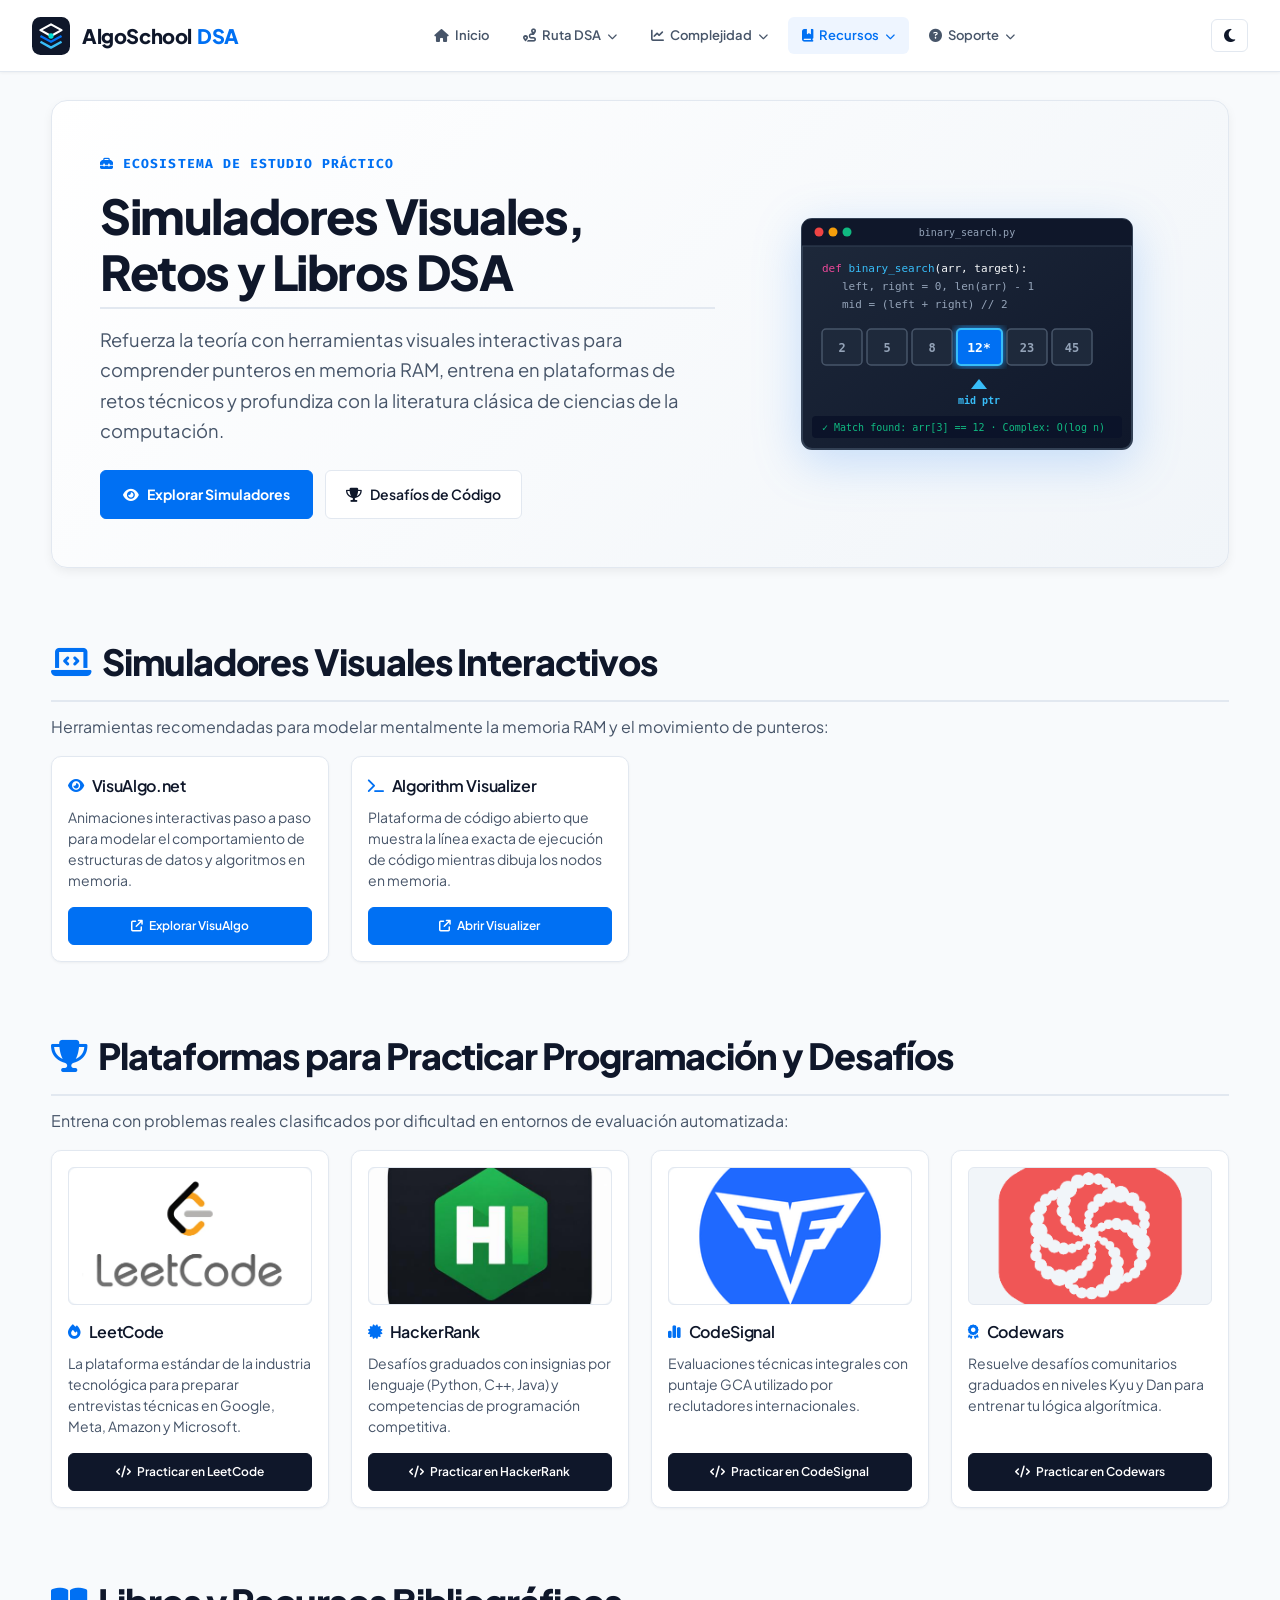
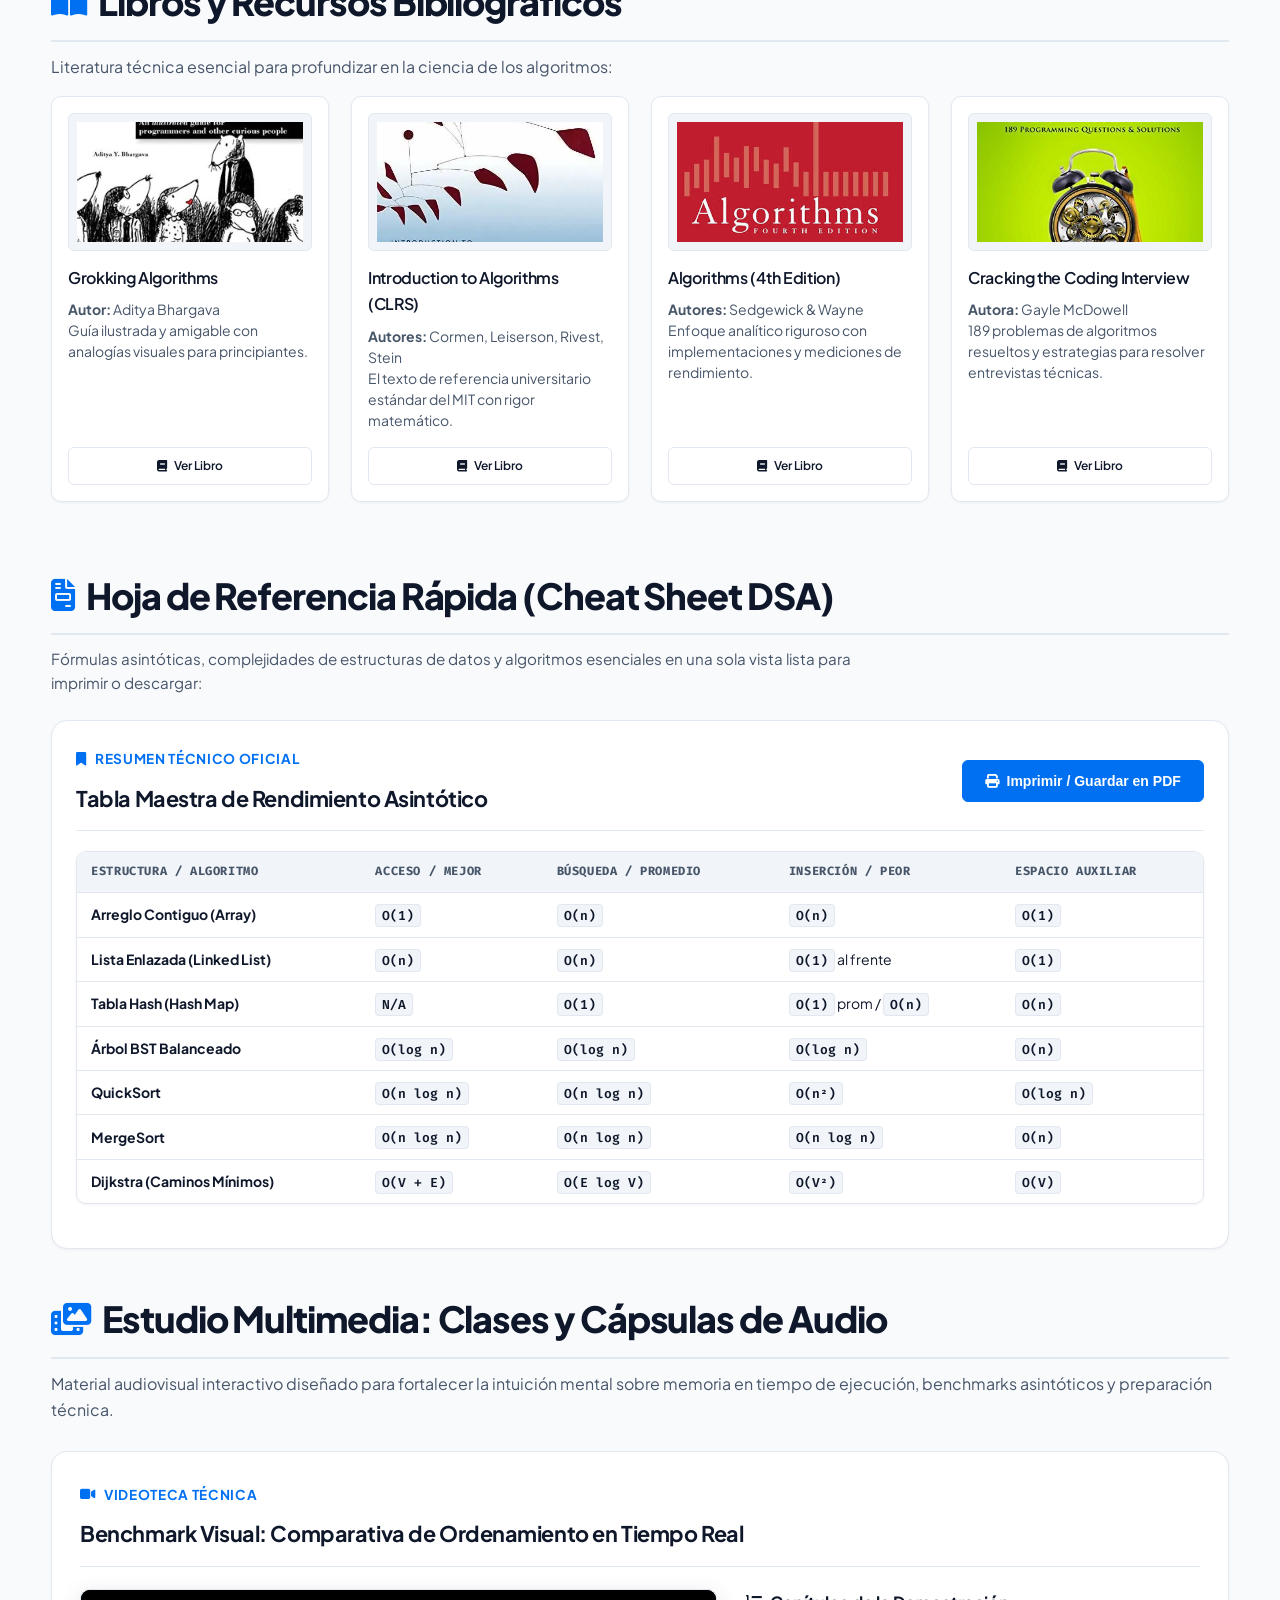
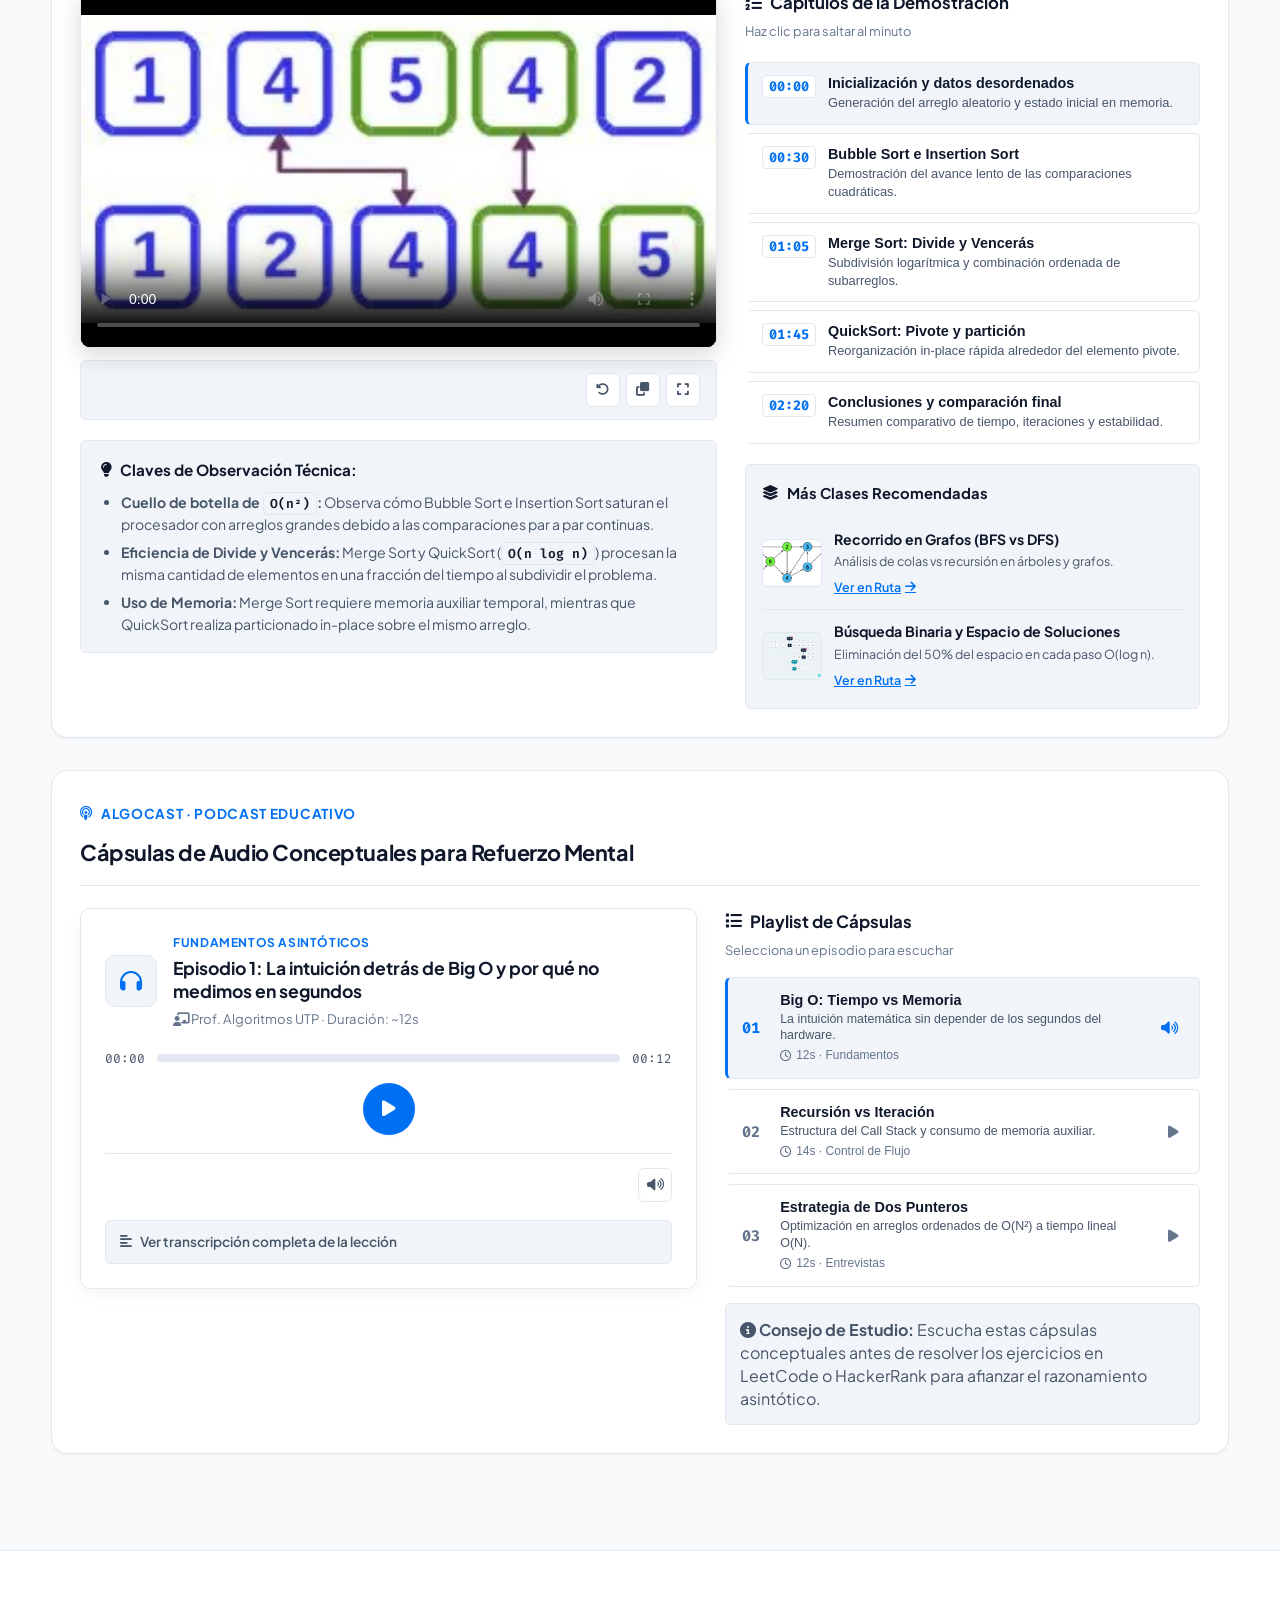
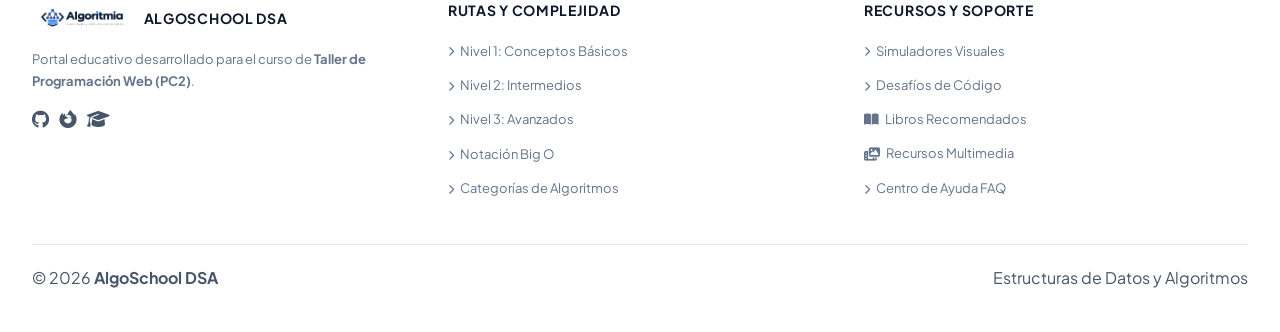
<file: recursos.html>
<!DOCTYPE html>
<html lang="es">

<head>
    <meta charset="UTF-8">
    <meta name="viewport" content="width=device-width, initial-scale=1.0">
    <meta name="description" content="Simuladores, Plataformas de Práctica, Libros y Multimedia para dominar Algoritmos en AlgoSchool DSA.">
    <title>AlgoSchool DSA - Recursos, Práctica & Bibliografía</title>

    <!-- Fuentes Google Fonts -->
    <link rel="preconnect" href="https://fonts.googleapis.com">
    <link rel="preconnect" href="https://fonts.gstatic.com" crossorigin>
    <link href="https://fonts.googleapis.com/css2?family=Fira+Code:wght@400;500;600;700&family=Plus+Jakarta+Sans:wght@400;500;600;700;800&display=swap" rel="stylesheet">

    <!-- Iconos FontAwesome -->
    <link rel="stylesheet" href="https://cdnjs.cloudflare.com/ajax/libs/font-awesome/6.5.1/css/all.min.css" integrity="sha512-DTOQO9RWCH3ppGqcWaEA1BIZOC6xxalwEsw9c2QQeAIftl+Vegovlnee1c9QX4TctnWMn13TZye+giMm8e2LwA==" crossorigin="anonymous" referrerpolicy="no-referrer">

    <link rel="stylesheet" href="css/styles.css">
    <link rel="stylesheet" href="css/animations.css">
    <link rel="stylesheet" href="css/responsive.css">

    <!-- Icono en svg -->
    <link rel="icon" type="image/svg+xml" href="data:image/svg+xml,<svg xmlns='http://www.w3.org/2000/svg' viewBox='0 0 32 32'><rect width='32' height='32' rx='8' fill='%230070f3'/><path d='M8 16 L14 22 L24 10' stroke='%23ffffff' stroke-width='3' fill='none' stroke-linecap='round'/></svg>">
</head>

<body>

    <!-- Barra de progreso de lectura en scroll -->
    <div id="barra-progreso-scroll" class="barra-progreso-scroll" aria-hidden="true"></div>

    <header>
        <a href="index.html" class="area-logo" aria-label="Ir al inicio de AlgoSchool DSA" title="AlgoSchool DSA - Algoritmos & Estructuras de Datos">
            <svg class="imagen-logo" viewBox="0 0 36 36" fill="none" xmlns="http://www.w3.org/2000/svg" aria-hidden="true">
                <rect width="36" height="36" rx="8" fill="#0f172a" />
                <path d="M18 7L8 12.5L18 18L28 12.5L18 7Z" stroke="#ffffff" stroke-width="2" stroke-linejoin="round" />
                <path d="M8 18L18 23.5L28 18" stroke="#0070f3" stroke-width="2.2" stroke-linejoin="round" />
                <path d="M8 23.5L18 29L28 23.5" stroke="#38bdf8" stroke-width="2.2" stroke-linejoin="round" />
                <circle cx="18" cy="18" r="2.5" fill="#00dfd8" />
            </svg>
            <h1 class="logo-texto">AlgoSchool <span class="logo-dsa">DSA</span></h1>
        </a>

        <!-- Menu -->
        <nav id="menu-navegacion" aria-label="Navegación principal">
            <ul class="menu-principal">
                <!-- Inicio -->
                <li class="elemento-menu">
                    <a href="index.html"><i class="fa-solid fa-house"></i> Inicio</a>
                </li>

                <!-- Ruta con submenu -->
                <li class="elemento-menu">
                    <a href="ruta.html">
                        <i class="fa-solid fa-route"></i> Ruta DSA <i class="fa-solid fa-chevron-down indicador-flecha"></i>
                    </a>
                    <ul class="submenu">
                        <li><a href="ruta.html#nivel-1"><i class="fa-solid fa-circle-dot" style="color: #0070f3;"></i> Nivel 1: Básicos</a></li>
                        <li><a href="ruta.html#nivel-2"><i class="fa-solid fa-circle-dot" style="color: #f59e0b;"></i> Nivel 2: Intermedios</a></li>
                        <li><a href="ruta.html#nivel-3"><i class="fa-solid fa-circle-dot" style="color: #ef4444;"></i> Nivel 3: Avanzados</a></li>
                    </ul>
                </li>

                <!-- Complejidad con submenu -->
                <li class="elemento-menu">
                    <a href="complejidad.html">
                        <i class="fa-solid fa-chart-line"></i> Complejidad <i class="fa-solid fa-chevron-down indicador-flecha"></i>
                    </a>
                    <ul class="submenu">
                        <li><a href="complejidad.html#tablas"><i class="fa-solid fa-chart-pie"></i> Notación Big O</a></li>
                        <li><a href="complejidad.html#categorias"><i class="fa-solid fa-list-ol"></i> Categorías de Algoritmos</a></li>
                        <li><a href="complejidad.html#ejemplos-codigo"><i class="fa-solid fa-code"></i> Ejemplos en Código</a></li>
                    </ul>
                </li>

                <!-- Recursos con submenu -->
                <li class="elemento-menu">
                    <a href="recursos.html" class="activo">
                        <i class="fa-solid fa-book-bookmark"></i> Recursos <i class="fa-solid fa-chevron-down indicador-flecha"></i>
                    </a>
                    <ul class="submenu">
                        <li><a href="recursos.html#simuladores"><i class="fa-solid fa-eye"></i> Simuladores Visuales</a></li>
                        <li><a href="recursos.html#practicar"><i class="fa-solid fa-trophy"></i> Desafíos de Código</a></li>
                        <li><a href="recursos.html#libros"><i class="fa-solid fa-book-open"></i> Libros Recomendados</a></li>
                        <li><a href="recursos.html#multimedia"><i class="fa-solid fa-photo-film"></i> Recursos Multimedia</a></li>
                    </ul>
                </li>

                <!-- Ayuda con submenu -->
                <li class="elemento-menu">
                    <a href="soporte.html">
                        <i class="fa-solid fa-circle-question"></i> Soporte <i class="fa-solid fa-chevron-down indicador-flecha"></i>
                    </a>
                    <ul class="submenu">
                        <li><a href="soporte.html#ayuda"><i class="fa-solid fa-circle-info"></i> Centro de Preguntas FAQ</a></li>
                        <li><a href="soporte.html#sugerencias"><i class="fa-solid fa-paper-plane"></i> Formulario de Sugerencias</a></li>
                    </ul>
                </li>
            </ul>
        </nav>

        <div class="header-acciones">
            <button id="boton-tema" class="boton-tema" aria-label="Cambiar tema" title="Cambiar tema">
                <i class="fa-solid fa-moon"></i>
            </button>
            <button type="button" id="boton-menu-movil" class="boton-menu-movil" aria-label="Abrir menú de navegación" aria-expanded="false">
                <i class="fa-solid fa-bars"></i>
            </button>
        </div>
    </header>

    <main>

        <!-- Banner educativo de la pagina -->
        <section class="banner-pagina" aria-label="Banner de Recursos y Simuladores">
            <div class="portada-rejilla">
                <div class="portada-contenido">
                    <span class="portada-etiqueta">
                        <i class="fa-solid fa-toolbox"></i> Ecosistema de Estudio Práctico
                    </span>
                    <h2 class="portada-titulo">
                        Simuladores Visuales, Retos y Libros DSA
                    </h2>
                    <p class="portada-descripcion">
                        Refuerza la teoría con herramientas visuales interactivas para comprender punteros en memoria RAM, entrena en plataformas de retos técnicos y profundiza con la literatura clásica de ciencias de la computación.
                    </p>
                    <div class="portada-acciones">
                        <a href="#simuladores" class="boton-primario">
                            <i class="fa-solid fa-eye"></i> Explorar Simuladores
                        </a>
                        <a href="#practicar" class="boton-secundario">
                            <i class="fa-solid fa-trophy"></i> Desafíos de Código
                        </a>
                    </div>
                </div>

                <div class="portada-vector-contenedor">
                    <img src="./assets/img/vectores/vector_recursos.svg" alt="Ilustración de simulador y código interactivo" class="portada-vector-svg" width="380" height="280" loading="lazy">
                </div>
            </div>
        </section>

        <!-- Simuladores visuales -->
        <section id="simuladores">
            <h2><i class="fa-solid fa-laptop-code"></i> Simuladores Visuales Interactivos</h2>
            <p>Herramientas recomendadas para modelar mentalmente la memoria RAM y el movimiento de punteros:</p>

            <div class="contenedor-tarjetas">
                <article class="tarjeta">
                    <h3><i class="fa-solid fa-eye"></i> VisuAlgo.net</h3>
                    <p>Animaciones interactivas paso a paso para modelar el comportamiento de estructuras de datos y algoritmos en memoria.</p>
                    <div class="enlaces-tarjeta">
                        <a href="https://visualgo.net/es" target="_blank" class="boton-enlace enlace-simulador">
                            <i class="fa-solid fa-arrow-up-right-from-square"></i> Explorar VisuAlgo
                        </a>
                    </div>
                </article>

                <article class="tarjeta">
                    <h3><i class="fa-solid fa-terminal"></i> Algorithm Visualizer</h3>
                    <p>Plataforma de código abierto que muestra la línea exacta de ejecución de código mientras dibuja los nodos en memoria.</p>
                    <div class="enlaces-tarjeta">
                        <a href="https://algorithm-visualizer.org" target="_blank" class="boton-enlace enlace-simulador">
                            <i class="fa-solid fa-arrow-up-right-from-square"></i> Abrir Visualizer
                        </a>
                    </div>
                </article>
            </div>
        </section>

        <!-- Plataformas de practica -->
        <section id="practicar">
            <h2><i class="fa-solid fa-trophy"></i> Plataformas para Practicar Programación y Desafíos</h2>
            <p>Entrena con problemas reales clasificados por dificultad en entornos de evaluación automatizada:</p>

            <div class="contenedor-tarjetas">
                <article class="tarjeta">
                    <picture>
                        <source srcset="./assets/img/plataformas/leet_code.webp" type="image/webp">
                        <img src="./assets/img/plataformas/leet_code.webp" alt="LeetCode" loading="lazy" decoding="async">
                    </picture>
                    <h3><i class="fa-solid fa-fire"></i> LeetCode</h3>
                    <p>La plataforma estándar de la industria tecnológica para preparar entrevistas técnicas en Google, Meta, Amazon y Microsoft.</p>
                    <div class="enlaces-tarjeta">
                        <a href="https://leetcode.com" target="_blank" class="boton-enlace enlace-practica">
                            <i class="fa-solid fa-code"></i> Practicar en LeetCode
                        </a>
                    </div>
                </article>

                <article class="tarjeta">
                    <picture>
                        <source srcset="./assets/img/plataformas/hackerrank.jpg" type="image/jpeg">
                        <img src="./assets/img/plataformas/hackerrank.jpg" alt="HackerRank" loading="lazy" decoding="async">
                    </picture>
                    <h3><i class="fa-solid fa-certificate"></i> HackerRank</h3>
                    <p>Desafíos graduados con insignias por lenguaje (Python, C++, Java) y competencias de programación competitiva.</p>
                    <div class="enlaces-tarjeta">
                        <a href="https://www.hackerrank.com" target="_blank" class="boton-enlace enlace-practica">
                            <i class="fa-solid fa-code"></i> Practicar en HackerRank
                        </a>
                    </div>
                </article>

                <article class="tarjeta">
                    <picture>
                        <source srcset="./assets/img/plataformas/codesignal.png" type="image/png">
                        <img src="./assets/img/plataformas/codesignal.png" alt="CodeSignal" loading="lazy" decoding="async">
                    </picture>
                    <h3><i class="fa-solid fa-chart-simple"></i> CodeSignal</h3>
                    <p>Evaluaciones técnicas integrales con puntaje GCA utilizado por reclutadores internacionales.</p>
                    <div class="enlaces-tarjeta">
                        <a href="https://codesignal.com" target="_blank" class="boton-enlace enlace-practica">
                            <i class="fa-solid fa-code"></i> Practicar en CodeSignal
                        </a>
                    </div>
                </article>

                <article class="tarjeta">
                    <picture>
                        <source srcset="./assets/img/plataformas/codewars.png" type="image/png">
                        <img src="./assets/img/plataformas/codewars.png" alt="Codewars" loading="lazy" decoding="async">
                    </picture>
                    <h3><i class="fa-solid fa-award"></i> Codewars</h3>
                    <p>Resuelve desafíos comunitarios graduados en niveles Kyu y Dan para entrenar tu lógica algorítmica.</p>
                    <div class="enlaces-tarjeta">
                        <a href="https://www.codewars.com" target="_blank" class="boton-enlace enlace-practica">
                            <i class="fa-solid fa-code"></i> Practicar en Codewars
                        </a>
                    </div>
                </article>
            </div>
        </section>

        <!-- Libros recomendados -->
        <section id="libros">
            <h2><i class="fa-solid fa-book-open"></i> Libros y Recursos Bibliográficos</h2>
            <p>Literatura técnica esencial para profundizar en la ciencia de los algoritmos:</p>

            <div class="contenedor-tarjetas">
                <article class="tarjeta tarjeta-libro">
                    <picture>
                        <source srcset="./assets/img/libros/groking.webp" type="image/webp">
                        <img src="./assets/img/libros/groking.webp" alt="Grokking Algorithms" loading="lazy" decoding="async">
                    </picture>
                    <h3>Grokking Algorithms</h3>
                    <p><strong>Autor:</strong> Aditya Bhargava<br>Guía ilustrada y amigable con analogías visuales para principiantes.</p>
                    <div class="enlaces-tarjeta">
                        <a href="https://www.amazon.com/Grokking-Algorithms-illustrated-programmers-curious/dp/1617292230" target="_blank" class="boton-enlace enlace-wikipedia">
                            <i class="fa-solid fa-book"></i> Ver Libro
                        </a>
                    </div>
                </article>

                <article class="tarjeta tarjeta-libro">
                    <picture>
                        <source srcset="./assets/img/libros/introduction.webp" type="image/webp">
                        <img src="./assets/img/libros/introduction.webp" alt="CLRS Introduction to Algorithms" loading="lazy" decoding="async">
                    </picture>
                    <h3>Introduction to Algorithms (CLRS)</h3>
                    <p><strong>Autores:</strong> Cormen, Leiserson, Rivest, Stein<br>El texto de referencia universitario estándar del MIT con rigor matemático.</p>
                    <div class="enlaces-tarjeta">
                        <a href="https://mitpress.mit.edu/9780262046305/introduction-to-algorithms/" target="_blank" class="boton-enlace enlace-wikipedia">
                            <i class="fa-solid fa-book"></i> Ver Libro
                        </a>
                    </div>
                </article>

                <article class="tarjeta tarjeta-libro">
                    <picture>
                        <source srcset="./assets/img/libros/algorithms.jpg" type="image/jpeg">
                        <img src="./assets/img/libros/algorithms.jpg" alt="Algorithms 4th Edition" loading="lazy" decoding="async">
                    </picture>
                    <h3>Algorithms (4th Edition)</h3>
                    <p><strong>Autores:</strong> Sedgewick & Wayne<br>Enfoque analítico riguroso con implementaciones y mediciones de rendimiento.</p>
                    <div class="enlaces-tarjeta">
                        <a href="https://algs4.cs.princeton.edu/home/" target="_blank" class="boton-enlace enlace-wikipedia">
                            <i class="fa-solid fa-book"></i> Ver Libro
                        </a>
                    </div>
                </article>

                <article class="tarjeta tarjeta-libro">
                    <picture>
                        <source srcset="./assets/img/libros/cracking.jpg" type="image/jpeg">
                        <img src="./assets/img/libros/cracking.jpg" alt="Cracking the Coding Interview" loading="lazy" decoding="async">
                    </picture>
                    <h3>Cracking the Coding Interview</h3>
                    <p><strong>Autora:</strong> Gayle McDowell<br>189 problemas de algoritmos resueltos y estrategias para resolver entrevistas técnicas.</p>
                    <div class="enlaces-tarjeta">
                        <a href="https://www.crackingthecodinginterview.com/" target="_blank" class="boton-enlace enlace-wikipedia">
                            <i class="fa-solid fa-book"></i> Ver Libro
                        </a>
                    </div>
                </article>
            </div>
        </section>

        <!-- Cheat Sheet Resumen Imprimible / Descargable -->
        <section id="cheat-sheet" class="seccion-cheat-sheet">
            <div class="seccion-cabecera-con-descripcion">
                <h2><i class="fa-solid fa-file-invoice"></i> Hoja de Referencia Rápida (Cheat Sheet DSA)</h2>
                <p>Fórmulas asintóticas, complejidades de estructuras de datos y algoritmos esenciales en una sola vista lista para imprimir o descargar:</p>
            </div>

            <div class="tarjeta-cheat-sheet-contenedor">
                <div class="cheat-sheet-cabecera-acciones">
                    <div class="cheat-sheet-meta">
                        <span class="subtitulo-seccion"><i class="fa-solid fa-bookmark"></i> Resumen Técnico Oficial</span>
                        <h3 style="margin: 4px 0 0 0;">Tabla Maestra de Rendimiento Asintótico</h3>
                    </div>
                    <div class="cheat-sheet-botones">
                        <button type="button" id="btn-imprimir-cheatsheet" class="boton-primario">
                            <i class="fa-solid fa-print"></i> Imprimir / Guardar en PDF
                        </button>
                    </div>
                </div>

                <div class="cheat-sheet-vista-previa" id="cheat-sheet-vista-previa">
                    <div class="contenedor-tabla-responsiva">
                        <table class="tabla-compacta-cheatsheet">
                            <thead>
                                <tr>
                                    <th>Estructura / Algoritmo</th>
                                    <th>Acceso / Mejor</th>
                                    <th>Búsqueda / Promedio</th>
                                    <th>Inserción / Peor</th>
                                    <th>Espacio Auxiliar</th>
                                </tr>
                            </thead>
                            <tbody>
                                <tr>
                                    <td><strong>Arreglo Contiguo (Array)</strong></td>
                                    <td><code>O(1)</code></td>
                                    <td><code>O(n)</code></td>
                                    <td><code>O(n)</code></td>
                                    <td><code>O(1)</code></td>
                                </tr>
                                <tr>
                                    <td><strong>Lista Enlazada (Linked List)</strong></td>
                                    <td><code>O(n)</code></td>
                                    <td><code>O(n)</code></td>
                                    <td><code>O(1)</code> al frente</td>
                                    <td><code>O(1)</code></td>
                                </tr>
                                <tr>
                                    <td><strong>Tabla Hash (Hash Map)</strong></td>
                                    <td><code>N/A</code></td>
                                    <td><code>O(1)</code></td>
                                    <td><code>O(1)</code> prom / <code>O(n)</code></td>
                                    <td><code>O(n)</code></td>
                                </tr>
                                <tr>
                                    <td><strong>Árbol BST Balanceado</strong></td>
                                    <td><code>O(log n)</code></td>
                                    <td><code>O(log n)</code></td>
                                    <td><code>O(log n)</code></td>
                                    <td><code>O(n)</code></td>
                                </tr>
                                <tr>
                                    <td><strong>QuickSort</strong></td>
                                    <td><code>O(n log n)</code></td>
                                    <td><code>O(n log n)</code></td>
                                    <td><code>O(n²)</code></td>
                                    <td><code>O(log n)</code></td>
                                </tr>
                                <tr>
                                    <td><strong>MergeSort</strong></td>
                                    <td><code>O(n log n)</code></td>
                                    <td><code>O(n log n)</code></td>
                                    <td><code>O(n log n)</code></td>
                                    <td><code>O(n)</code></td>
                                </tr>
                                <tr>
                                    <td><strong>Dijkstra (Caminos Mínimos)</strong></td>
                                    <td><code>O(V + E)</code></td>
                                    <td><code>O(E log V)</code></td>
                                    <td><code>O(V²)</code></td>
                                    <td><code>O(V)</code></td>
                                </tr>
                            </tbody>
                        </table>
                    </div>
                </div>
            </div>
        </section>

        <!-- Multimedia: Videoteca y AlgoCast -->
        <section id="multimedia" class="seccion-multimedia-hub">
            <div class="multimedia-intro">
                <h2><i class="fa-solid fa-photo-film"></i> Estudio Multimedia: Clases y Cápsulas de Audio</h2>
                <p>Material audiovisual interactivo diseñado para fortalecer la intuición mental sobre memoria en tiempo de ejecución, benchmarks asintóticos y preparación técnica.</p>
            </div>

            <!-- Bloque 1: Videoteca y Benchmarks en Video -->
            <div class="multimedia-bloque-principal">
                <div class="multimedia-cabecera-bloque">
                    <div>
                        <span class="subtitulo-seccion"><i class="fa-solid fa-video"></i> Videoteca Técnica</span>
                        <h3 class="titulo-leccion-media">Benchmark Visual: Comparativa de Ordenamiento en Tiempo Real</h3>
                    </div>
                </div>

                <div class="rejilla-video-leccion">
                    <!-- Reproductor y controles avanzados -->
                    <div class="video-contenedor-reproductor">
                        <div class="video-wrapper">
                            <video id="video-principal-dsa" controls preload="metadata" poster="./assets/img/dsa/ordenamiento.webp">
                                <source src="./assets/video/sorting.mp4" type="video/mp4">
                                Tu navegador no soporta la reproducción de video HTML5.
                            </video>
                        </div>

                        <!-- Barra de herramientas complementaria del video -->
                        <div class="video-barra-herramientas" aria-label="Controles complementarios de video">
                            <div class="video-acciones-grupo" style="margin-left: auto;">
                                <button type="button" id="btn-video-reiniciar" class="boton-control-icono" title="Reiniciar video desde 00:00" aria-label="Reiniciar video">
                                    <i class="fa-solid fa-rotate-left"></i>
                                </button>
                                <button type="button" id="btn-video-pip" class="boton-control-icono" title="Modo Picture-in-Picture" aria-label="Pantalla flotante (PiP)">
                                    <i class="fa-solid fa-clone"></i>
                                </button>
                                <button type="button" id="btn-video-pantalla-completa" class="boton-control-icono" title="Pantalla completa" aria-label="Pantalla completa">
                                    <i class="fa-solid fa-expand"></i>
                                </button>
                            </div>
                        </div>

                        <!-- Puntos clave del video -->
                        <div class="video-puntos-clave">
                            <h4><i class="fa-solid fa-lightbulb"></i> Claves de Observación Técnica:</h4>
                            <ul>
                                <li><strong>Cuello de botella de <code>O(n²)</code>:</strong> Observa cómo Bubble Sort e Insertion Sort saturan el procesador con arreglos grandes debido a las comparaciones par a par continuas.</li>
                                <li><strong>Eficiencia de Divide y Vencerás:</strong> Merge Sort y QuickSort (<code>O(n log n)</code>) procesan la misma cantidad de elementos en una fracción del tiempo al subdividir el problema.</li>
                                <li><strong>Uso de Memoria:</strong> Merge Sort requiere memoria auxiliar temporal, mientras que QuickSort realiza particionado in-place sobre el mismo arreglo.</li>
                            </ul>
                        </div>
                    </div>

                    <!-- Panel de capítulos interactivos de la lección -->
                    <div class="video-panel-capitulos">
                        <div class="capitulos-cabecera">
                            <h4><i class="fa-solid fa-list-ol"></i> Capítulos de la Demostración</h4>
                            <span class="capitulos-ayuda">Haz clic para saltar al minuto</span>
                        </div>

                        <div class="lista-capitulos-video" id="lista-capitulos-video">
                            <button type="button" class="item-capitulo-video activo" data-tiempo="0">
                                <span class="capitulo-tiempo">00:00</span>
                                <div class="capitulo-info">
                                    <strong>Inicialización y datos desordenados</strong>
                                    <span>Generación del arreglo aleatorio y estado inicial en memoria.</span>
                                </div>
                            </button>

                            <button type="button" class="item-capitulo-video" data-tiempo="30">
                                <span class="capitulo-tiempo">00:30</span>
                                <div class="capitulo-info">
                                    <strong>Bubble Sort e Insertion Sort</strong>
                                    <span>Demostración del avance lento de las comparaciones cuadráticas.</span>
                                </div>
                            </button>

                            <button type="button" class="item-capitulo-video" data-tiempo="65">
                                <span class="capitulo-tiempo">01:05</span>
                                <div class="capitulo-info">
                                    <strong>Merge Sort: Divide y Vencerás</strong>
                                    <span>Subdivisión logarítmica y combinación ordenada de subarreglos.</span>
                                </div>
                            </button>

                            <button type="button" class="item-capitulo-video" data-tiempo="105">
                                <span class="capitulo-tiempo">01:45</span>
                                <div class="capitulo-info">
                                    <strong>QuickSort: Pivote y partición</strong>
                                    <span>Reorganización in-place rápida alrededor del elemento pivote.</span>
                                </div>
                            </button>

                            <button type="button" class="item-capitulo-video" data-tiempo="140">
                                <span class="capitulo-tiempo">02:20</span>
                                <div class="capitulo-info">
                                    <strong>Conclusiones y comparación final</strong>
                                    <span>Resumen comparativo de tiempo, iteraciones y estabilidad.</span>
                                </div>
                            </button>
                        </div>

                        <!-- Otras lecciones complementarias -->
                        <div class="otras-lecciones-caja">
                            <h4><i class="fa-solid fa-layer-group"></i> Más Clases Recomendadas</h4>
                            <div class="mini-tarjeta-leccion">
                                <img src="./assets/img/dsa/grafos.png" alt="Grafos BFS DFS" loading="lazy">
                                <div>
                                    <h5>Recorrido en Grafos (BFS vs DFS)</h5>
                                    <p>Análisis de colas vs recursión en árboles y grafos.</p>
                                    <a href="ruta.html#nivel-2" class="enlace-mini-leccion">Ver en Ruta <i class="fa-solid fa-arrow-right"></i></a>
                                </div>
                            </div>
                            <div class="mini-tarjeta-leccion">
                                <img src="./assets/img/dsa/busqueda_binaria.webp" alt="Búsqueda Binaria" loading="lazy">
                                <div>
                                    <h5>Búsqueda Binaria y Espacio de Soluciones</h5>
                                    <p>Eliminación del 50% del espacio en cada paso O(log n).</p>
                                    <a href="ruta.html#nivel-1" class="enlace-mini-leccion">Ver en Ruta <i class="fa-solid fa-arrow-right"></i></a>
                                </div>
                            </div>
                        </div>
                    </div>
                </div>
            </div>

            <!-- Bloque 2: AlgoCast (Cápsulas de Audio y Podcasts Técnicos) -->
            <div class="multimedia-bloque-principal">
                <div class="multimedia-cabecera-bloque">
                    <div>
                        <span class="subtitulo-seccion"><i class="fa-solid fa-podcast"></i> AlgoCast · Podcast Educativo</span>
                        <h3 class="titulo-leccion-media">Cápsulas de Audio Conceptuales para Refuerzo Mental</h3>
                    </div>
                </div>

                <div class="rejilla-podcast-reproductor">
                    <!-- Reproductor de Audio Moderno -->
                    <div class="tarjeta-reproductor-podcast">
                        <div class="podcast-cabecera-activa">
                            <div class="podcast-icono-disco">
                                <i class="fa-solid fa-headphones"></i>
                            </div>
                            <div class="podcast-metas">
                                <span class="podcast-etiqueta-categoria" id="podcast-tema-categoria">Fundamentos Asintóticos</span>
                                <h4 class="podcast-titulo-activo" id="podcast-titulo-activo">Episodio 1: La intuición detrás de Big O y por qué no medimos en segundos</h4>
                                <p class="podcast-instructor-activo" id="podcast-instructor-activo"><i class="fa-solid fa-chalkboard-user"></i> Prof. Algoritmos UTP · Duración: ~12s</p>
                            </div>
                        </div>

                        <!-- Elemento de audio nativo -->
                        <audio id="audio-algocast" preload="metadata" src="./assets/audio/podcast_big_o.wav">
                            Tu navegador no soporta el elemento de audio.
                        </audio>

                        <!-- Barra de progreso interactiva -->
                        <div class="podcast-barra-progreso-contenedor">
                            <span class="podcast-tiempo-texto" id="podcast-tiempo-actual">00:00</span>
                            <div class="podcast-pista-progreso" id="podcast-pista-progreso" role="slider" aria-label="Progreso del audio" aria-valuemin="0" aria-valuemax="100" aria-valuenow="0" tabindex="0">
                                <div class="podcast-barra-relleno" id="podcast-barra-relleno"></div>
                            </div>
                            <span class="podcast-tiempo-texto" id="podcast-tiempo-total">00:12</span>
                        </div>

                        <!-- Controles principales de audio -->
                        <div class="podcast-controles-fila" style="justify-content: center;">
                            <div class="podcast-control-central">
                                <button type="button" class="btn-podcast-play" id="btn-audio-play" aria-label="Reproducir episodio">
                                    <i class="fa-solid fa-play" id="icono-audio-play"></i>
                                </button>
                            </div>
                        </div>

                        <!-- Barra inferior: volumen -->
                        <div class="podcast-opciones-inferiores" style="justify-content: flex-end;">
                            <div class="podcast-volumen-grupo">
                                <button type="button" class="boton-control-icono" id="btn-audio-mute" aria-label="Silenciar o reactivar sonido" title="Silenciar">
                                    <i class="fa-solid fa-volume-high" id="icono-audio-volumen"></i>
                                </button>
                            </div>
                        </div>

                        <!-- Transcripción colapsable accesible -->
                        <details class="podcast-transcripcion-desplegable" id="podcast-detalles-transcripcion">
                            <summary><i class="fa-solid fa-align-left"></i> Ver transcripción completa de la lección</summary>
                            <div class="podcast-transcripcion-contenido" id="podcast-texto-transcripcion">
                                <p><em>«Bienvenidos a AlgoSchool DSA. En esta lección analizamos la notación Big O. Recuerda que no medimos el tiempo en segundos de reloj, sino en el número de operaciones elementales en función del tamaño de entrada N. Esto nos permite comparar algoritmos de forma independiente del hardware.»</em></p>
                            </div>
                        </details>
                    </div>

                    <!-- Playlist lateral de episodios -->
                    <div class="podcast-playlist-panel">
                        <div class="capitulos-cabecera">
                            <h4><i class="fa-solid fa-list"></i> Playlist de Cápsulas</h4>
                            <span class="capitulos-ayuda">Selecciona un episodio para escuchar</span>
                        </div>

                        <div class="podcast-lista-episodios" id="podcast-lista-episodios">
                            <button type="button" class="item-episodio-podcast activo" data-audio-id="big_o">
                                <div class="episodio-numero">01</div>
                                <div class="episodio-info">
                                    <strong>Big O: Tiempo vs Memoria</strong>
                                    <span>La intuición matemática sin depender de los segundos del hardware.</span>
                                    <span class="episodio-duracion"><i class="fa-regular fa-clock"></i> 12s · Fundamentos</span>
                                </div>
                                <div class="episodio-estado-icono">
                                    <i class="fa-solid fa-volume-high"></i>
                                </div>
                            </button>

                            <button type="button" class="item-episodio-podcast" data-audio-id="recursion">
                                <div class="episodio-numero">02</div>
                                <div class="episodio-info">
                                    <strong>Recursión vs Iteración</strong>
                                    <span>Estructura del Call Stack y consumo de memoria auxiliar.</span>
                                    <span class="episodio-duracion"><i class="fa-regular fa-clock"></i> 14s · Control de Flujo</span>
                                </div>
                                <div class="episodio-estado-icono">
                                    <i class="fa-solid fa-play"></i>
                                </div>
                            </button>

                            <button type="button" class="item-episodio-podcast" data-audio-id="tecnicas">
                                <div class="episodio-numero">03</div>
                                <div class="episodio-info">
                                    <strong>Estrategia de Dos Punteros</strong>
                                    <span>Optimización en arreglos ordenados de O(N²) a tiempo lineal O(N).</span>
                                    <span class="episodio-duracion"><i class="fa-regular fa-clock"></i> 12s · Entrevistas</span>
                                </div>
                                <div class="episodio-estado-icono">
                                    <i class="fa-solid fa-play"></i>
                                </div>
                            </button>
                        </div>

                        <!-- Nota metodológica -->
                        <div class="podcast-nota-pedagogica">
                            <p><i class="fa-solid fa-circle-info"></i> <strong>Consejo de Estudio:</strong> Escucha estas cápsulas conceptuales antes de resolver los ejercicios en LeetCode o HackerRank para afianzar el razonamiento asintótico.</p>
                        </div>
                    </div>
                </div>
            </div>
        </section>

    </main>

    <footer>
        <div class="pie-rejilla">
            <div class="columna-pie">
                <div style="display: flex; align-items: center; gap: 12px; margin-bottom: 12px;">
                    <img src="./assets/img/logo_taller.png" alt="Logo Taller de Programación Web" style="height: 38px; width: auto; object-fit: contain; border-radius: 6px; background: #fff; padding: 2px;" loading="lazy">
                    <h4 style="margin: 0;">AlgoSchool DSA</h4>
                </div>
                <p style="font-size: 13px; color: var(--text-muted); margin-bottom: 12px;">
                    Portal educativo desarrollado para el curso de <strong>Taller de Programación Web (PC2)</strong>.
                </p>
                <div style="display: flex; gap: 10px; font-size: 18px; color: var(--text-secondary);">
                    <a href="https://github.com" target="_blank" aria-label="GitHub" style="color: inherit;"><i class="fa-brands fa-github"></i></a>
                    <a href="https://developer.mozilla.org" target="_blank" aria-label="MDN Web Docs" style="color: inherit;"><i class="fa-brands fa-firefox-browser"></i></a>
                    <a href="https://w3schools.com" target="_blank" aria-label="W3Schools" style="color: inherit;"><i class="fa-solid fa-graduation-cap"></i></a>
                </div>
            </div>

            <div class="columna-pie">
                <h4>Rutas y Complejidad</h4>
                <ul>
                    <li><a href="ruta.html#nivel-1"><i class="fa-solid fa-chevron-right" style="font-size: 10px;"></i> Nivel 1: Conceptos Básicos</a></li>
                    <li><a href="ruta.html#nivel-2"><i class="fa-solid fa-chevron-right" style="font-size: 10px;"></i> Nivel 2: Intermedios</a></li>
                    <li><a href="ruta.html#nivel-3"><i class="fa-solid fa-chevron-right" style="font-size: 10px;"></i> Nivel 3: Avanzados</a></li>
                    <li><a href="complejidad.html#tablas"><i class="fa-solid fa-chevron-right" style="font-size: 10px;"></i> Notación Big O</a></li>
                    <li><a href="complejidad.html#categorias"><i class="fa-solid fa-chevron-right" style="font-size: 10px;"></i> Categorías de Algoritmos</a></li>
                </ul>
            </div>

            <div class="columna-pie">
                <h4>Recursos y Soporte</h4>
                <ul>
                    <li><a href="recursos.html#simuladores"><i class="fa-solid fa-chevron-right" style="font-size: 10px;"></i> Simuladores Visuales</a></li>
                    <li><a href="recursos.html#practicar"><i class="fa-solid fa-chevron-right" style="font-size: 10px;"></i> Desafíos de Código</a></li>
                    <li><a href="recursos.html#libros"><i class="fa-solid fa-book-open"></i> Libros Recomendados</a></li>
                    <li><a href="recursos.html#multimedia"><i class="fa-solid fa-photo-film"></i> Recursos Multimedia</a></li>
                    <li><a href="soporte.html#ayuda"><i class="fa-solid fa-chevron-right" style="font-size: 10px;"></i> Centro de Ayuda FAQ</a></li>
                </ul>
            </div>
        </div>

        <div class="pie-inferior">
            <p>&copy; 2026 <strong>AlgoSchool DSA</strong></p>
            <p>Estructuras de Datos y Algoritmos</p>
        </div>
    </footer>

    <!-- Boton flotante volver arriba -->
    <button id="boton-volver-arriba" class="boton-volver-arriba" aria-label="Volver al inicio" title="Volver al inicio">
        <i class="fa-solid fa-arrow-up"></i>
    </button>

    <!-- Scripts de interactividad -->
    <script src="js/main.js"></script>
</body>

</html>
</file>
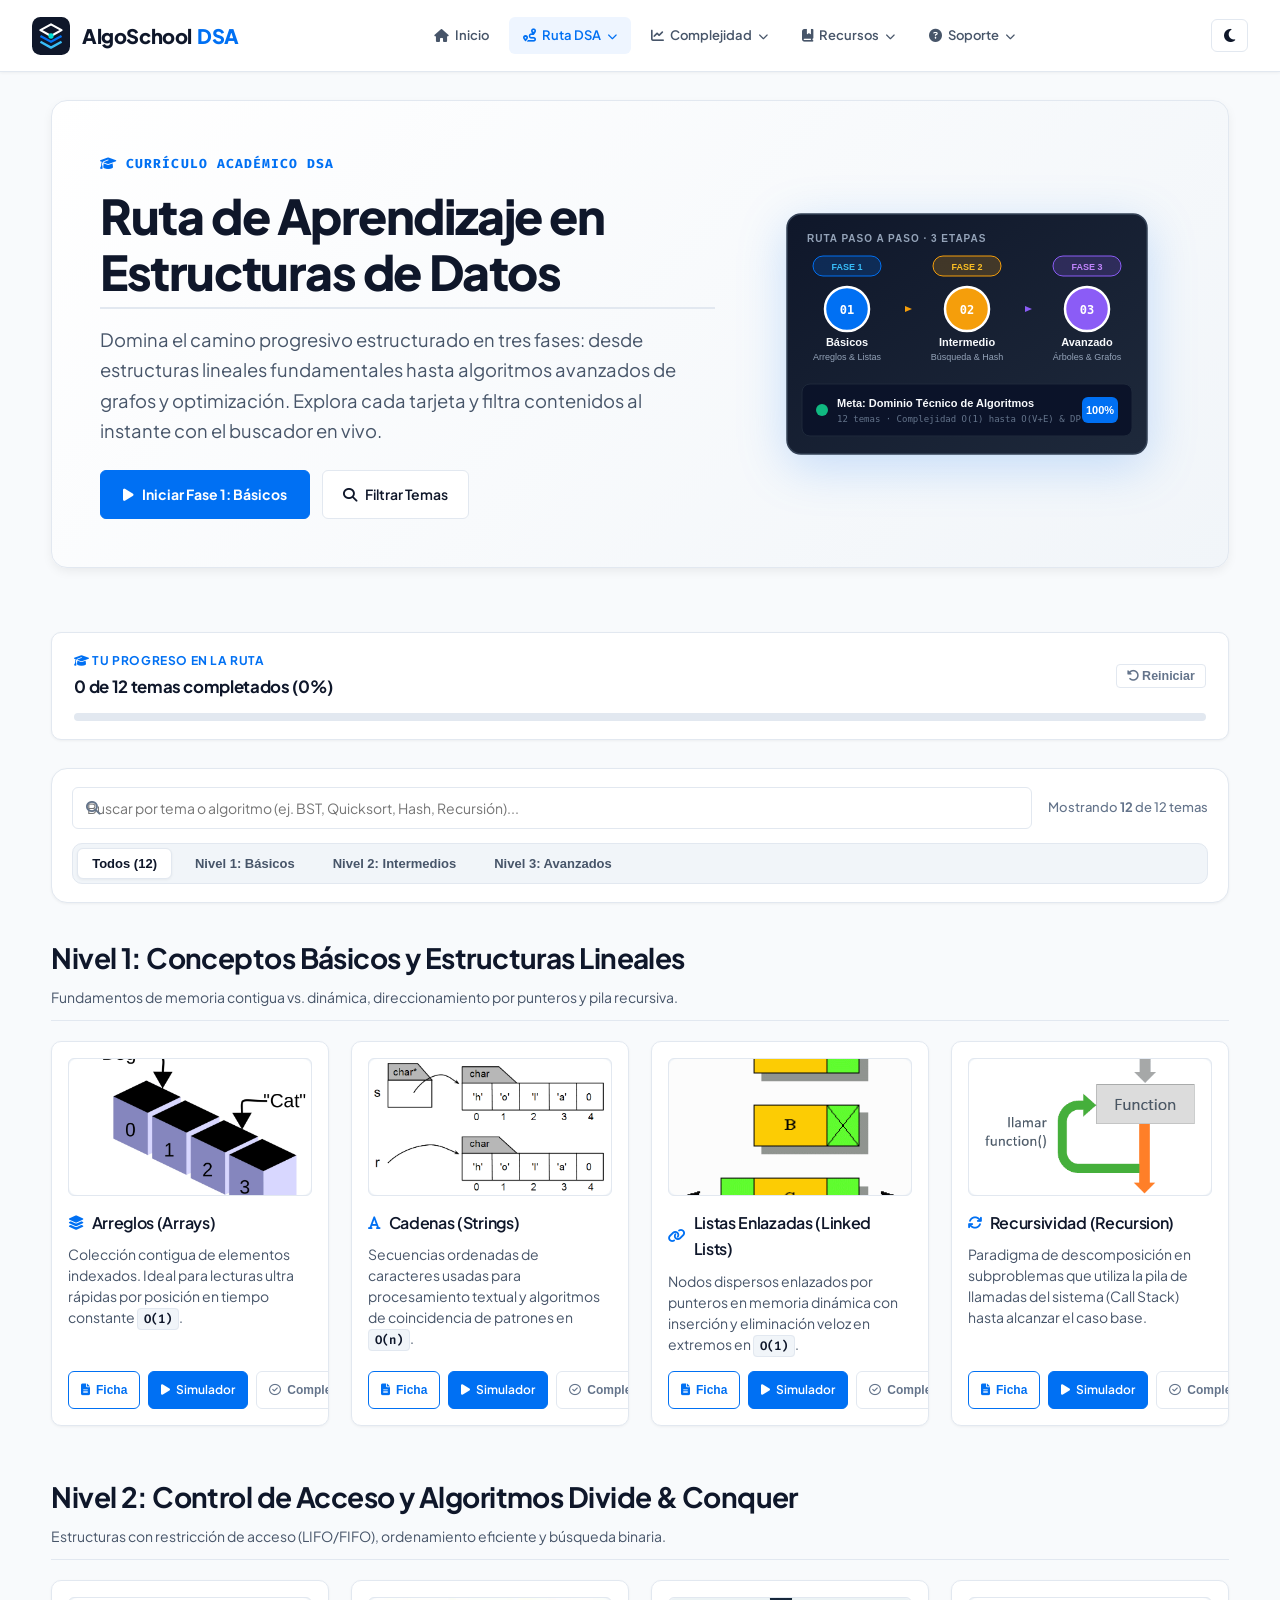
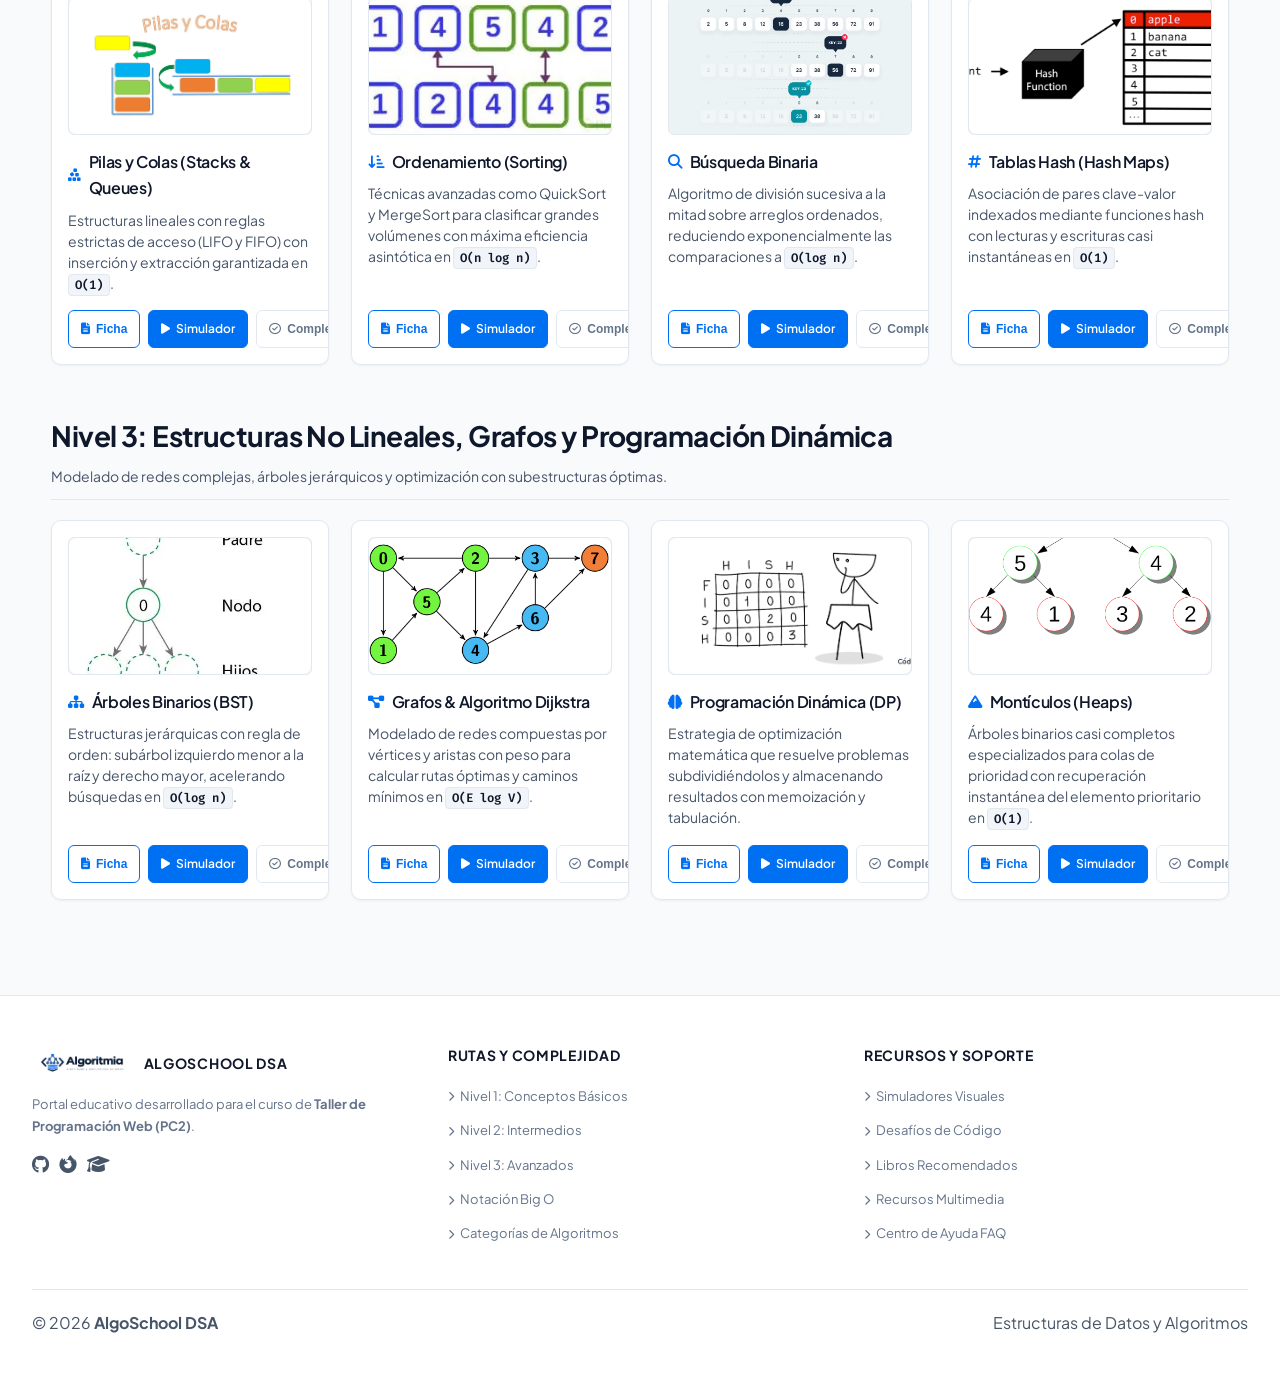
<file: ruta.html>
<!DOCTYPE html>
<html lang="es">

<head>
    <meta charset="UTF-8">
    <meta name="viewport" content="width=device-width, initial-scale=1.0">
    <meta name="description" content="Ruta de Aprendizaje AlgoSchool DSA - Niveles básico, intermedio y avanzado en Estructuras de Datos y Algoritmos.">
    <title>AlgoSchool DSA - Ruta de Aprendizaje por Niveles</title>

    <!-- Fuentes Google Fonts -->
    <link rel="preconnect" href="https://fonts.googleapis.com">
    <link rel="preconnect" href="https://fonts.gstatic.com" crossorigin>
    <link href="https://fonts.googleapis.com/css2?family=Fira+Code:wght@400;500;600;700&family=Plus+Jakarta+Sans:wght@400;500;600;700;800&display=swap" rel="stylesheet">

    <!-- Iconos FontAwesome -->
    <link rel="stylesheet" href="https://cdnjs.cloudflare.com/ajax/libs/font-awesome/6.5.1/css/all.min.css" integrity="sha512-DTOQO9RWCH3ppGqcWaEA1BIZOC6xxalwEsw9c2QQeAIftl+Vegovlnee1c9QX4TctnWMn13TZye+giMm8e2LwA==" crossorigin="anonymous" referrerpolicy="no-referrer">

    <link rel="stylesheet" href="css/styles.css">
    <link rel="stylesheet" href="css/animations.css">
    <link rel="stylesheet" href="css/responsive.css">

    <!-- Icono en svg -->
    <link rel="icon" type="image/svg+xml" href="data:image/svg+xml,<svg xmlns='http://www.w3.org/2000/svg' viewBox='0 0 32 32'><rect width='32' height='32' rx='8' fill='%230070f3'/><path d='M8 16 L14 22 L24 10' stroke='%23ffffff' stroke-width='3' fill='none' stroke-linecap='round'/></svg>">
</head>

<body>

    <!-- Barra de progreso de lectura en scroll -->
    <div id="barra-progreso-scroll" class="barra-progreso-scroll" aria-hidden="true"></div>

    <header>
        <a href="index.html" class="area-logo" aria-label="Ir al inicio de AlgoSchool DSA" title="AlgoSchool DSA - Algoritmos & Estructuras de Datos">
            <svg class="imagen-logo" viewBox="0 0 36 36" fill="none" xmlns="http://www.w3.org/2000/svg" aria-hidden="true">
                <rect width="36" height="36" rx="8" fill="#0f172a" />
                <path d="M18 7L8 12.5L18 18L28 12.5L18 7Z" stroke="#ffffff" stroke-width="2" stroke-linejoin="round" />
                <path d="M8 18L18 23.5L28 18" stroke="#0070f3" stroke-width="2.2" stroke-linejoin="round" />
                <path d="M8 23.5L18 29L28 23.5" stroke="#38bdf8" stroke-width="2.2" stroke-linejoin="round" />
                <circle cx="18" cy="18" r="2.5" fill="#00dfd8" />
            </svg>
            <h1 class="logo-texto">AlgoSchool <span class="logo-dsa">DSA</span></h1>
        </a>

        <!-- Menu -->
        <nav id="menu-navegacion" aria-label="Navegación principal">
            <ul class="menu-principal">
                <!-- Inicio -->
                <li class="elemento-menu">
                    <a href="index.html"><i class="fa-solid fa-house"></i> Inicio</a>
                </li>

                <!-- Ruta con submenu -->
                <li class="elemento-menu">
                    <a href="ruta.html" class="activo">
                        <i class="fa-solid fa-route"></i> Ruta DSA <i class="fa-solid fa-chevron-down indicador-flecha"></i>
                    </a>
                    <ul class="submenu">
                        <li><a href="ruta.html#nivel-1"><i class="fa-solid fa-circle-dot" style="color: #0070f3;"></i> Nivel 1: Básicos</a></li>
                        <li><a href="ruta.html#nivel-2"><i class="fa-solid fa-circle-dot" style="color: #f59e0b;"></i> Nivel 2: Intermedios</a></li>
                        <li><a href="ruta.html#nivel-3"><i class="fa-solid fa-circle-dot" style="color: #ef4444;"></i> Nivel 3: Avanzados</a></li>
                    </ul>
                </li>

                <!-- Complejidad con submenu -->
                <li class="elemento-menu">
                    <a href="complejidad.html">
                        <i class="fa-solid fa-chart-line"></i> Complejidad <i class="fa-solid fa-chevron-down indicador-flecha"></i>
                    </a>
                    <ul class="submenu">
                        <li><a href="complejidad.html#tablas"><i class="fa-solid fa-chart-pie"></i> Notación Big O</a></li>
                        <li><a href="complejidad.html#categorias"><i class="fa-solid fa-list-ol"></i> Categorías de Algoritmos</a></li>
                        <li><a href="complejidad.html#ejemplos-codigo"><i class="fa-solid fa-code"></i> Ejemplos en Código</a></li>
                    </ul>
                </li>

                <!-- Recursos con submenu -->
                <li class="elemento-menu">
                    <a href="recursos.html">
                        <i class="fa-solid fa-book-bookmark"></i> Recursos <i class="fa-solid fa-chevron-down indicador-flecha"></i>
                    </a>
                    <ul class="submenu">
                        <li><a href="recursos.html#simuladores"><i class="fa-solid fa-eye"></i> Simuladores Visuales</a></li>
                        <li><a href="recursos.html#practicar"><i class="fa-solid fa-trophy"></i> Desafíos de Código</a></li>
                        <li><a href="recursos.html#libros"><i class="fa-solid fa-book-open"></i> Libros Recomendados</a></li>
                        <li><a href="recursos.html#multimedia"><i class="fa-solid fa-photo-film"></i> Recursos Multimedia</a></li>
                    </ul>
                </li>

                <!-- Ayuda con submenu -->
                <li class="elemento-menu">
                    <a href="soporte.html">
                        <i class="fa-solid fa-circle-question"></i> Soporte <i class="fa-solid fa-chevron-down indicador-flecha"></i>
                    </a>
                    <ul class="submenu">
                        <li><a href="soporte.html#ayuda"><i class="fa-solid fa-circle-info"></i> Centro de Preguntas FAQ</a></li>
                        <li><a href="soporte.html#sugerencias"><i class="fa-solid fa-paper-plane"></i> Formulario de Sugerencias</a></li>
                    </ul>
                </li>
            </ul>
        </nav>

        <div class="header-acciones">
            <button id="boton-tema" class="boton-tema" aria-label="Cambiar tema" title="Cambiar tema">
                <i class="fa-solid fa-moon"></i>
            </button>
            <button type="button" id="boton-menu-movil" class="boton-menu-movil" aria-label="Abrir menú de navegación" aria-expanded="false">
                <i class="fa-solid fa-bars"></i>
            </button>
        </div>
    </header>

    <main>

        <!-- Banner educativo de la pagina -->
        <section class="banner-pagina" aria-label="Banner de Ruta de Aprendizaje">
            <div class="portada-rejilla">
                <div class="portada-contenido">
                    <span class="portada-etiqueta">
                        <i class="fa-solid fa-graduation-cap"></i> Currículo Académico DSA
                    </span>
                    <h2 class="portada-titulo">
                        Ruta de Aprendizaje en Estructuras de Datos
                    </h2>
                    <p class="portada-descripcion">
                        Domina el camino progresivo estructurado en tres fases: desde estructuras lineales fundamentales hasta algoritmos avanzados de grafos y optimización. Explora cada tarjeta y filtra contenidos al instante con el buscador en vivo.
                    </p>
                    <div class="portada-acciones">
                        <a href="#nivel-1" class="boton-primario">
                            <i class="fa-solid fa-play"></i> Iniciar Fase 1: Básicos
                        </a>
                        <a href="#buscador-temas" class="boton-secundario">
                            <i class="fa-solid fa-magnifying-glass"></i> Filtrar Temas
                        </a>
                    </div>
                </div>

                <div class="portada-vector-contenedor">
                    <img src="./assets/img/vectores/vector_ruta.svg" alt="Ilustración del camino de aprendizaje DSA" class="portada-vector-svg" width="380" height="260" loading="lazy">
                </div>
            </div>
        </section>

        <!-- Ruta de aprendizaje -->
        <section id="ruta">
            <!-- Widget de Progreso del Estudiante -->
            <div class="tarjeta-progreso-estudiante" id="widget-progreso-estudiante">
                <div class="cabecera-progreso-estudiante">
                    <div class="info-progreso-texto">
                        <span class="subtitulo-progreso"><i class="fa-solid fa-graduation-cap"></i> Tu Progreso en la Ruta</span>
                        <h3 id="texto-resumen-progreso">0 de 12 temas completados (0%)</h3>
                    </div>
                    <button type="button" id="btn-reiniciar-progreso" class="boton-reiniciar-progreso" title="Reiniciar tu avance guardado">
                        <i class="fa-solid fa-rotate-left"></i> Reiniciar
                    </button>
                </div>
                <div class="barra-progreso-pista" role="progressbar" aria-label="Progreso de la ruta" aria-valuemin="0" aria-valuemax="12" aria-valuenow="0">
                    <div class="barra-progreso-fill" id="barra-progreso-fill" style="width: 0%;"></div>
                </div>
            </div>

            <!-- Barra de Búsqueda y Filtros de la Ruta -->
            <div class="controles-ruta" aria-label="Controles de búsqueda y filtrado de temas">
                <div class="controles-ruta-fila-superior">
                    <div class="buscador-ruta-contenedor">
                        <i class="fa-solid fa-magnifying-glass icono-busqueda"></i>
                        <input type="text" id="buscador-temas" class="input-buscador-ruta" placeholder="Buscar por tema o algoritmo (ej. BST, Quicksort, Hash, Recursión)..." aria-label="Buscar tema o algoritmo">
                        <button type="button" id="limpiar-buscador" class="boton-limpiar-busqueda" aria-label="Limpiar búsqueda" style="display: none;">
                            <i class="fa-solid fa-xmark"></i>
                        </button>
                    </div>

                    <div id="contador-resultados-ruta" class="contador-resultados-ruta" aria-live="polite">
                        Mostrando <strong>12</strong> de 12 temas
                    </div>
                </div>

                <div class="filtros-nivel-grupo" role="group" aria-label="Filtrar por nivel de dificultad">
                    <button type="button" class="boton-filtro-nivel activo" data-filtro="todos">Todos (12)</button>
                    <button type="button" class="boton-filtro-nivel" data-filtro="1">Nivel 1: Básicos</button>
                    <button type="button" class="boton-filtro-nivel" data-filtro="2">Nivel 2: Intermedios</button>
                    <button type="button" class="boton-filtro-nivel" data-filtro="3">Nivel 3: Avanzados</button>
                </div>
            </div>

            <div id="mensaje-sin-resultados" class="mensaje-sin-resultados" style="display: none;">
                <i class="fa-solid fa-filter-circle-xmark"></i>
                <p>No se encontraron temas que coincidan con "<span id="termino-busqueda-vacio"></span>".</p>
                <button type="button" id="boton-restablecer-filtros" class="boton-primario">
                    <i class="fa-solid fa-rotate-left"></i> Restablecer filtros
                </button>
            </div>

            <!-- NIVEL 1 -->
            <div id="nivel-1" class="bloque-nivel">
                <div class="cabecera-nivel nivel-1">
                    <h3 class="titulo-modulo-nivel">Nivel 1: Conceptos Básicos y Estructuras Lineales</h3>
                    <p class="descripcion-modulo-nivel">Fundamentos de memoria contigua vs. dinámica, direccionamiento por punteros y pila recursiva.</p>
                </div>

                <div class="contenedor-tarjetas">
                    <article class="tarjeta" data-tema-id="arreglos" data-patron="punteros">
                        <picture>
                            <source srcset="./assets/img/dsa/arreglos.webp" type="image/webp">
                            <img src="./assets/img/dsa/arreglos.webp" alt="Arreglos y memoria contigua" loading="lazy" decoding="async">
                        </picture>
                        <h3><i class="fa-solid fa-layer-group"></i> Arreglos (Arrays)</h3>
                        <p>Colección contigua de elementos indexados. Ideal para lecturas ultra rápidas por posición en tiempo constante <code>O(1)</code>.</p>
                        <div class="enlaces-tarjeta">
                            <button type="button" class="boton-enlace enlace-ficha" data-tema="arreglos">
                                <i class="fa-solid fa-file-lines"></i> Ficha
                            </button>
                            <a href="https://visualgo.net/es/array" target="_blank" class="boton-enlace enlace-simulador">
                                <i class="fa-solid fa-play"></i> Simulador
                            </a>
                            <button type="button" class="boton-enlace btn-check-tema" data-tema-check="arreglos" title="Marcar como completado">
                                <i class="fa-regular fa-circle-check"></i> <span class="texto-check">Completar</span>
                            </button>
                        </div>
                    </article>

                    <article class="tarjeta" data-tema-id="strings" data-patron="punteros">
                        <picture>
                            <source srcset="./assets/img/dsa/string.png" type="image/png">
                            <img src="./assets/img/dsa/string.png" alt="Cadenas de texto y caracteres" loading="lazy" decoding="async">
                        </picture>
                        <h3><i class="fa-solid fa-font"></i> Cadenas (Strings)</h3>
                        <p>Secuencias ordenadas de caracteres usadas para procesamiento textual y algoritmos de coincidencia de patrones en <code>O(n)</code>.</p>
                        <div class="enlaces-tarjeta">
                            <button type="button" class="boton-enlace enlace-ficha" data-tema="strings">
                                <i class="fa-solid fa-file-lines"></i> Ficha
                            </button>
                            <a href="https://visualgo.net/es/suffixstack" target="_blank" class="boton-enlace enlace-simulador">
                                <i class="fa-solid fa-play"></i> Simulador
                            </a>
                            <button type="button" class="boton-enlace btn-check-tema" data-tema-check="strings" title="Marcar como completado">
                                <i class="fa-regular fa-circle-check"></i> <span class="texto-check">Completar</span>
                            </button>
                        </div>
                    </article>

                    <article class="tarjeta" data-tema-id="listas" data-patron="punteros">
                        <picture>
                            <source srcset="./assets/img/dsa/listas.png" type="image/png">
                            <img src="./assets/img/dsa/listas.png" alt="Listas enlazadas y punteros en memoria" loading="lazy" decoding="async">
                        </picture>
                        <h3><i class="fa-solid fa-link"></i> Listas Enlazadas (Linked Lists)</h3>
                        <p>Nodos dispersos enlazados por punteros en memoria dinámica con inserción y eliminación veloz en extremos en <code>O(1)</code>.</p>
                        <div class="enlaces-tarjeta">
                            <button type="button" class="boton-enlace enlace-ficha" data-tema="listas">
                                <i class="fa-solid fa-file-lines"></i> Ficha
                            </button>
                            <a href="https://visualgo.net/es/list" target="_blank" class="boton-enlace enlace-simulador">
                                <i class="fa-solid fa-play"></i> Simulador
                            </a>
                            <button type="button" class="boton-enlace btn-check-tema" data-tema-check="listas" title="Marcar como completado">
                                <i class="fa-regular fa-circle-check"></i> <span class="texto-check">Completar</span>
                            </button>
                        </div>
                    </article>

                    <article class="tarjeta" data-tema-id="recursion" data-patron="dp">
                        <picture>
                            <source srcset="./assets/img/dsa/recursion.png" type="image/png">
                            <img src="./assets/img/dsa/recursion.png" alt="Recursividad y pila de llamadas" loading="lazy" decoding="async">
                        </picture>
                        <h3><i class="fa-solid fa-arrows-rotate"></i> Recursividad (Recursion)</h3>
                        <p>Paradigma de descomposición en subproblemas que utiliza la pila de llamadas del sistema (Call Stack) hasta alcanzar el caso base.</p>
                        <div class="enlaces-tarjeta">
                            <button type="button" class="boton-enlace enlace-ficha" data-tema="recursion">
                                <i class="fa-solid fa-file-lines"></i> Ficha
                            </button>
                            <a href="https://algorithm-visualizer.org/backtracking/n-queens-problem" target="_blank" class="boton-enlace enlace-simulador">
                                <i class="fa-solid fa-play"></i> Simulador
                            </a>
                            <button type="button" class="boton-enlace btn-check-tema" data-tema-check="recursion" title="Marcar como completado">
                                <i class="fa-regular fa-circle-check"></i> <span class="texto-check">Completar</span>
                            </button>
                        </div>
                    </article>
                </div>
            </div>

            <!-- NIVEL 2 -->
            <div id="nivel-2" class="bloque-nivel">
                <div class="cabecera-nivel nivel-2">
                    <h3 class="titulo-modulo-nivel">Nivel 2: Control de Acceso y Algoritmos Divide & Conquer</h3>
                    <p class="descripcion-modulo-nivel">Estructuras con restricción de acceso (LIFO/FIFO), ordenamiento eficiente y búsqueda binaria.</p>
                </div>

                <div class="contenedor-tarjetas">
                    <article class="tarjeta" data-tema-id="pilas_colas" data-patron="punteros">
                        <picture>
                            <source srcset="./assets/img/dsa/pilas_colas.avif" type="image/avif">
                            <img src="./assets/img/dsa/pilas_colas.avif" alt="Pilas y Colas de datos" loading="lazy" decoding="async">
                        </picture>
                        <h3><i class="fa-solid fa-cubes-stacked"></i> Pilas y Colas (Stacks & Queues)</h3>
                        <p>Estructuras lineales con reglas estrictas de acceso (LIFO y FIFO) con inserción y extracción garantizada en <code>O(1)</code>.</p>
                        <div class="enlaces-tarjeta">
                            <button type="button" class="boton-enlace enlace-ficha" data-tema="pilas_colas">
                                <i class="fa-solid fa-file-lines"></i> Ficha
                            </button>
                            <a href="https://visualgo.net/es/stack" target="_blank" class="boton-enlace enlace-simulador">
                                <i class="fa-solid fa-play"></i> Simulador
                            </a>
                            <button type="button" class="boton-enlace btn-check-tema" data-tema-check="pilas_colas" title="Marcar como completado">
                                <i class="fa-regular fa-circle-check"></i> <span class="texto-check">Completar</span>
                            </button>
                        </div>
                    </article>

                    <article class="tarjeta" data-tema-id="ordenamiento" data-patron="divide">
                        <picture>
                            <source srcset="./assets/img/dsa/ordenamiento.webp" type="image/webp">
                            <img src="./assets/img/dsa/ordenamiento.webp" alt="Algoritmos de ordenamiento" loading="lazy" decoding="async">
                        </picture>
                        <h3><i class="fa-solid fa-arrow-down-short-wide"></i> Ordenamiento (Sorting)</h3>
                        <p>Técnicas avanzadas como QuickSort y MergeSort para clasificar grandes volúmenes con máxima eficiencia asintótica en <code>O(n log n)</code>.</p>
                        <div class="enlaces-tarjeta">
                            <button type="button" class="boton-enlace enlace-ficha" data-tema="ordenamiento">
                                <i class="fa-solid fa-file-lines"></i> Ficha
                            </button>
                            <a href="https://algorithm-visualizer.org/divide-and-conquer/quicksort" target="_blank" class="boton-enlace enlace-simulador">
                                <i class="fa-solid fa-play"></i> Simulador
                            </a>
                            <button type="button" class="boton-enlace btn-check-tema" data-tema-check="ordenamiento" title="Marcar como completado">
                                <i class="fa-regular fa-circle-check"></i> <span class="texto-check">Completar</span>
                            </button>
                        </div>
                    </article>

                    <article class="tarjeta" data-tema-id="busqueda_binaria" data-patron="divide">
                        <picture>
                            <source srcset="./assets/img/dsa/busqueda_binaria.webp" type="image/webp">
                            <img src="./assets/img/dsa/busqueda_binaria.webp" alt="Búsqueda Binaria" loading="lazy" decoding="async">
                        </picture>
                        <h3><i class="fa-solid fa-magnifying-glass"></i> Búsqueda Binaria</h3>
                        <p>Algoritmo de división sucesiva a la mitad sobre arreglos ordenados, reduciendo exponencialmente las comparaciones a <code>O(log n)</code>.</p>
                        <div class="enlaces-tarjeta">
                            <button type="button" class="boton-enlace enlace-ficha" data-tema="busqueda_binaria">
                                <i class="fa-solid fa-file-lines"></i> Ficha
                            </button>
                            <a href="https://visualgo.net/es/search" target="_blank" class="boton-enlace enlace-simulador">
                                <i class="fa-solid fa-play"></i> Simulador
                            </a>
                            <button type="button" class="boton-enlace btn-check-tema" data-tema-check="busqueda_binaria" title="Marcar como completado">
                                <i class="fa-regular fa-circle-check"></i> <span class="texto-check">Completar</span>
                            </button>
                        </div>
                    </article>

                    <article class="tarjeta" data-tema-id="tablas_hash" data-patron="punteros">
                        <picture>
                            <source srcset="./assets/img/dsa/tablas_hash.png" type="image/png">
                            <img src="./assets/img/dsa/tablas_hash.png" alt="Tablas Hash y clave-valor" loading="lazy" decoding="async">
                        </picture>
                        <h3><i class="fa-solid fa-hashtag"></i> Tablas Hash (Hash Maps)</h3>
                        <p>Asociación de pares clave-valor indexados mediante funciones hash con lecturas y escrituras casi instantáneas en <code>O(1)</code>.</p>
                        <div class="enlaces-tarjeta">
                            <button type="button" class="boton-enlace enlace-ficha" data-tema="tablas_hash">
                                <i class="fa-solid fa-file-lines"></i> Ficha
                            </button>
                            <a href="https://visualgo.net/es/hashtable" target="_blank" class="boton-enlace enlace-simulador">
                                <i class="fa-solid fa-play"></i> Simulador
                            </a>
                            <button type="button" class="boton-enlace btn-check-tema" data-tema-check="tablas_hash" title="Marcar como completado">
                                <i class="fa-regular fa-circle-check"></i> <span class="texto-check">Completar</span>
                            </button>
                        </div>
                    </article>
                </div>
            </div>

            <!-- NIVEL 3 -->
            <div id="nivel-3" class="bloque-nivel">
                <div class="cabecera-nivel nivel-3">
                    <h3 class="titulo-modulo-nivel">Nivel 3: Estructuras No Lineales, Grafos y Programación Dinámica</h3>
                    <p class="descripcion-modulo-nivel">Modelado de redes complejas, árboles jerárquicos y optimización con subestructuras óptimas.</p>
                </div>

                <div class="contenedor-tarjetas">
                    <article class="tarjeta" data-tema-id="arboles" data-patron="redes">
                        <picture>
                            <source srcset="./assets/img/dsa/arboles.jpg" type="image/jpeg">
                            <img src="./assets/img/dsa/arboles.jpg" alt="Árboles de búsqueda binaria" loading="lazy" decoding="async">
                        </picture>
                        <h3><i class="fa-solid fa-sitemap"></i> Árboles Binarios (BST)</h3>
                        <p>Estructuras jerárquicas con regla de orden: subárbol izquierdo menor a la raíz y derecho mayor, acelerando búsquedas en <code>O(log n)</code>.</p>
                        <div class="enlaces-tarjeta">
                            <button type="button" class="boton-enlace enlace-ficha" data-tema="arboles">
                                <i class="fa-solid fa-file-lines"></i> Ficha
                            </button>
                            <a href="https://visualgo.net/es/bst" target="_blank" class="boton-enlace enlace-simulador">
                                <i class="fa-solid fa-play"></i> Simulador
                            </a>
                            <button type="button" class="boton-enlace btn-check-tema" data-tema-check="arboles" title="Marcar como completado">
                                <i class="fa-regular fa-circle-check"></i> <span class="texto-check">Completar</span>
                            </button>
                        </div>
                    </article>

                    <article class="tarjeta" data-tema-id="grafos" data-patron="redes">
                        <picture>
                            <source srcset="./assets/img/dsa/grafos.png" type="image/png">
                            <img src="./assets/img/dsa/grafos.png" alt="Grafos y algoritmos de rutas" loading="lazy" decoding="async">
                        </picture>
                        <h3><i class="fa-solid fa-diagram-project"></i> Grafos & Algoritmo Dijkstra</h3>
                        <p>Modelado de redes compuestas por vértices y aristas con peso para calcular rutas óptimas y caminos mínimos en <code>O(E log V)</code>.</p>
                        <div class="enlaces-tarjeta">
                            <button type="button" class="boton-enlace enlace-ficha" data-tema="grafos">
                                <i class="fa-solid fa-file-lines"></i> Ficha
                            </button>
                            <a href="https://visualgo.net/es/sssp" target="_blank" class="boton-enlace enlace-simulador">
                                <i class="fa-solid fa-play"></i> Simulador
                            </a>
                            <button type="button" class="boton-enlace btn-check-tema" data-tema-check="grafos" title="Marcar como completado">
                                <i class="fa-regular fa-circle-check"></i> <span class="texto-check">Completar</span>
                            </button>
                        </div>
                    </article>

                    <article class="tarjeta" data-tema-id="dinamica" data-patron="dp">
                        <picture>
                            <source srcset="./assets/img/dsa/dinamica.png" type="image/png">
                            <img src="./assets/img/dsa/dinamica.png" alt="Programación Dinámica y optimización" loading="lazy" decoding="async">
                        </picture>
                        <h3><i class="fa-solid fa-brain"></i> Programación Dinámica (DP)</h3>
                        <p>Estrategia de optimización matemática que resuelve problemas subdividiéndolos y almacenando resultados con memoización y tabulación.</p>
                        <div class="enlaces-tarjeta">
                            <button type="button" class="boton-enlace enlace-ficha" data-tema="dinamica">
                                <i class="fa-solid fa-file-lines"></i> Ficha
                            </button>
                            <a href="https://visualgo.net/es/dp" target="_blank" class="boton-enlace enlace-simulador">
                                <i class="fa-solid fa-play"></i> Simulador
                            </a>
                            <button type="button" class="boton-enlace btn-check-tema" data-tema-check="dinamica" title="Marcar como completado">
                                <i class="fa-regular fa-circle-check"></i> <span class="texto-check">Completar</span>
                            </button>
                        </div>
                    </article>

                    <article class="tarjeta" data-tema-id="monticulos" data-patron="redes">
                        <picture>
                            <source srcset="./assets/img/dsa/monticulo.png" type="image/png">
                            <img src="./assets/img/dsa/monticulo.png" alt="Montículos y colas de prioridad" loading="lazy" decoding="async">
                        </picture>
                        <h3><i class="fa-solid fa-mountain"></i> Montículos (Heaps)</h3>
                        <p>Árboles binarios casi completos especializados para colas de prioridad con recuperación instantánea del elemento prioritario en <code>O(1)</code>.</p>
                        <div class="enlaces-tarjeta">
                            <button type="button" class="boton-enlace enlace-ficha" data-tema="monticulos">
                                <i class="fa-solid fa-file-lines"></i> Ficha
                            </button>
                            <a href="https://visualgo.net/es/heap" target="_blank" class="boton-enlace enlace-simulador">
                                <i class="fa-solid fa-play"></i> Simulador
                            </a>
                            <button type="button" class="boton-enlace btn-check-tema" data-tema-check="monticulos" title="Marcar como completado">
                                <i class="fa-regular fa-circle-check"></i> <span class="texto-check">Completar</span>
                            </button>
                        </div>
                    </article>
                </div>
            </div>
        </section>

        <!-- Modal de Ficha Técnica del Algoritmo -->
        <div id="modal-ficha-algoritmo" class="modal-superposicion" role="dialog" aria-modal="true" aria-hidden="true" aria-labelledby="modal-ficha-titulo">
            <div class="modal-contenedor">
                <div class="modal-cabecera">
                    <h3 id="modal-ficha-titulo" class="modal-titulo">
                        <i class="fa-solid fa-layer-group"></i> Ficha Técnica
                    </h3>
                    <button type="button" class="modal-boton-cerrar" data-cerrar-modal aria-label="Cerrar modal">
                        <i class="fa-solid fa-xmark"></i>
                    </button>
                </div>
                <div class="modal-cuerpo" id="modal-ficha-cuerpo">
                    <!-- Contenido dinámico inyectado por JS -->
                </div>
                <div class="modal-pie">
                    <a id="modal-ficha-simulador" href="#" target="_blank" class="boton-primario">
                        <i class="fa-solid fa-play"></i> Abrir en Simulador
                    </a>
                    <a id="modal-ficha-wiki" href="#" target="_blank" class="boton-secundario">
                        <i class="fa-brands fa-wikipedia-w"></i> Documentación
                    </a>
                    <button type="button" class="boton-secundario" data-cerrar-modal>Cerrar</button>
                </div>
            </div>
        </div>

    </main>

    <footer>
        <div class="pie-rejilla">
            <div class="columna-pie">
                <div style="display: flex; align-items: center; gap: 12px; margin-bottom: 12px;">
                    <img src="./assets/img/logo_taller.png" alt="Logo Taller de Programación Web" style="height: 38px; width: auto; object-fit: contain; border-radius: 6px; background: #fff; padding: 2px;" loading="lazy">
                    <h4 style="margin: 0;">AlgoSchool DSA</h4>
                </div>
                <p style="font-size: 13px; color: var(--text-muted); margin-bottom: 12px;">
                    Portal educativo desarrollado para el curso de <strong>Taller de Programación Web (PC2)</strong>.
                </p>
                <div style="display: flex; gap: 10px; font-size: 18px; color: var(--text-secondary);">
                    <a href="https://github.com" target="_blank" aria-label="GitHub" style="color: inherit;"><i class="fa-brands fa-github"></i></a>
                    <a href="https://developer.mozilla.org" target="_blank" aria-label="MDN Web Docs" style="color: inherit;"><i class="fa-brands fa-firefox-browser"></i></a>
                    <a href="https://w3schools.com" target="_blank" aria-label="W3Schools" style="color: inherit;"><i class="fa-solid fa-graduation-cap"></i></a>
                </div>
            </div>

            <div class="columna-pie">
                <h4>Rutas y Complejidad</h4>
                <ul>
                    <li><a href="ruta.html#nivel-1"><i class="fa-solid fa-chevron-right" style="font-size: 10px;"></i> Nivel 1: Conceptos Básicos</a></li>
                    <li><a href="ruta.html#nivel-2"><i class="fa-solid fa-chevron-right" style="font-size: 10px;"></i> Nivel 2: Intermedios</a></li>
                    <li><a href="ruta.html#nivel-3"><i class="fa-solid fa-chevron-right" style="font-size: 10px;"></i> Nivel 3: Avanzados</a></li>
                    <li><a href="complejidad.html#tablas"><i class="fa-solid fa-chevron-right" style="font-size: 10px;"></i> Notación Big O</a></li>
                    <li><a href="complejidad.html#categorias"><i class="fa-solid fa-chevron-right" style="font-size: 10px;"></i> Categorías de Algoritmos</a></li>
                </ul>
            </div>

            <div class="columna-pie">
                <h4>Recursos y Soporte</h4>
                <ul>
                    <li><a href="recursos.html#simuladores"><i class="fa-solid fa-chevron-right" style="font-size: 10px;"></i> Simuladores Visuales</a></li>
                    <li><a href="recursos.html#practicar"><i class="fa-solid fa-chevron-right" style="font-size: 10px;"></i> Desafíos de Código</a></li>
                    <li><a href="recursos.html#libros"><i class="fa-solid fa-chevron-right" style="font-size: 10px;"></i> Libros Recomendados</a></li>
                    <li><a href="recursos.html#multimedia"><i class="fa-solid fa-chevron-right" style="font-size: 10px;"></i> Recursos Multimedia</a></li>
                    <li><a href="soporte.html#ayuda"><i class="fa-solid fa-chevron-right" style="font-size: 10px;"></i> Centro de Ayuda FAQ</a></li>
                </ul>
            </div>
        </div>

        <div class="pie-inferior">
            <p>&copy; 2026 <strong>AlgoSchool DSA</strong></p>
            <p>Estructuras de Datos y Algoritmos</p>
        </div>
    </footer>

    <!-- Boton flotante volver arriba -->
    <button id="boton-volver-arriba" class="boton-volver-arriba" aria-label="Volver al inicio" title="Volver al inicio">
        <i class="fa-solid fa-arrow-up"></i>
    </button>

    <!-- Scripts de interactividad -->
    <script src="js/main.js"></script>
</body>

</html>
</file>
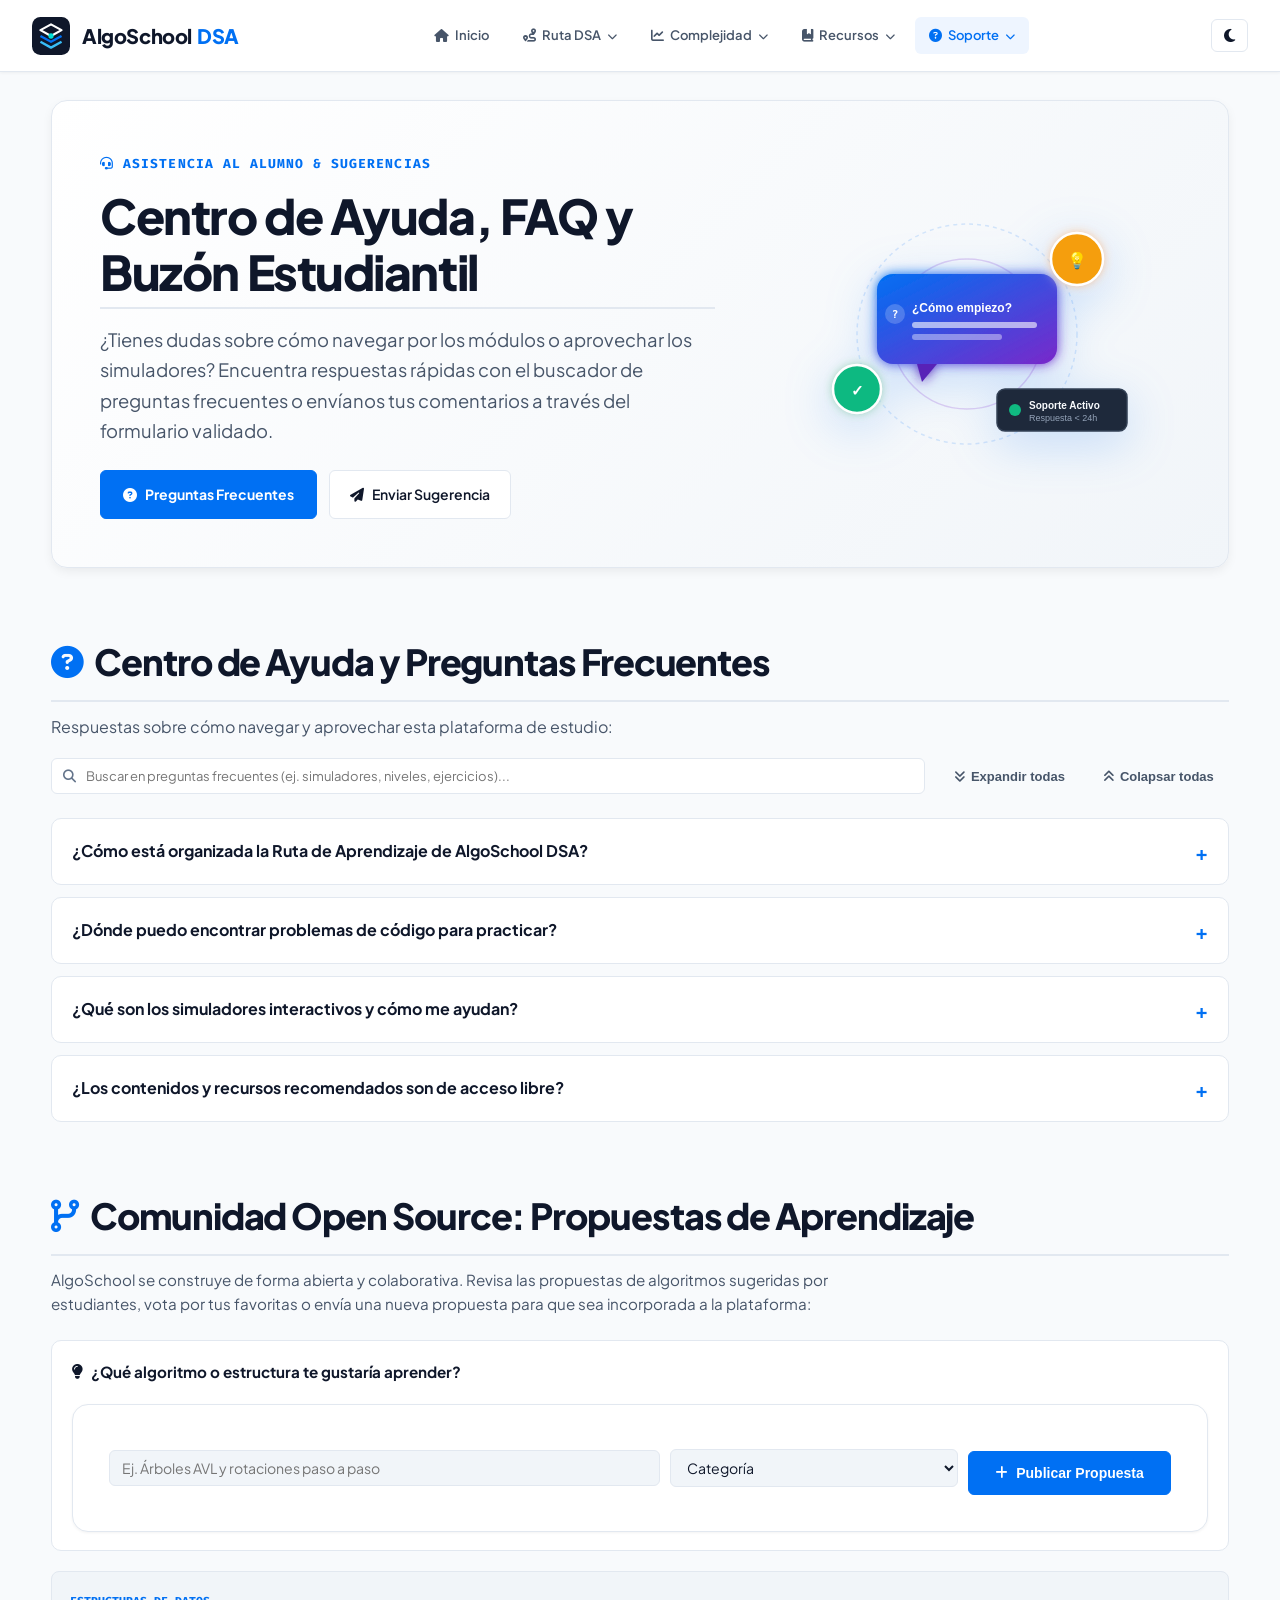
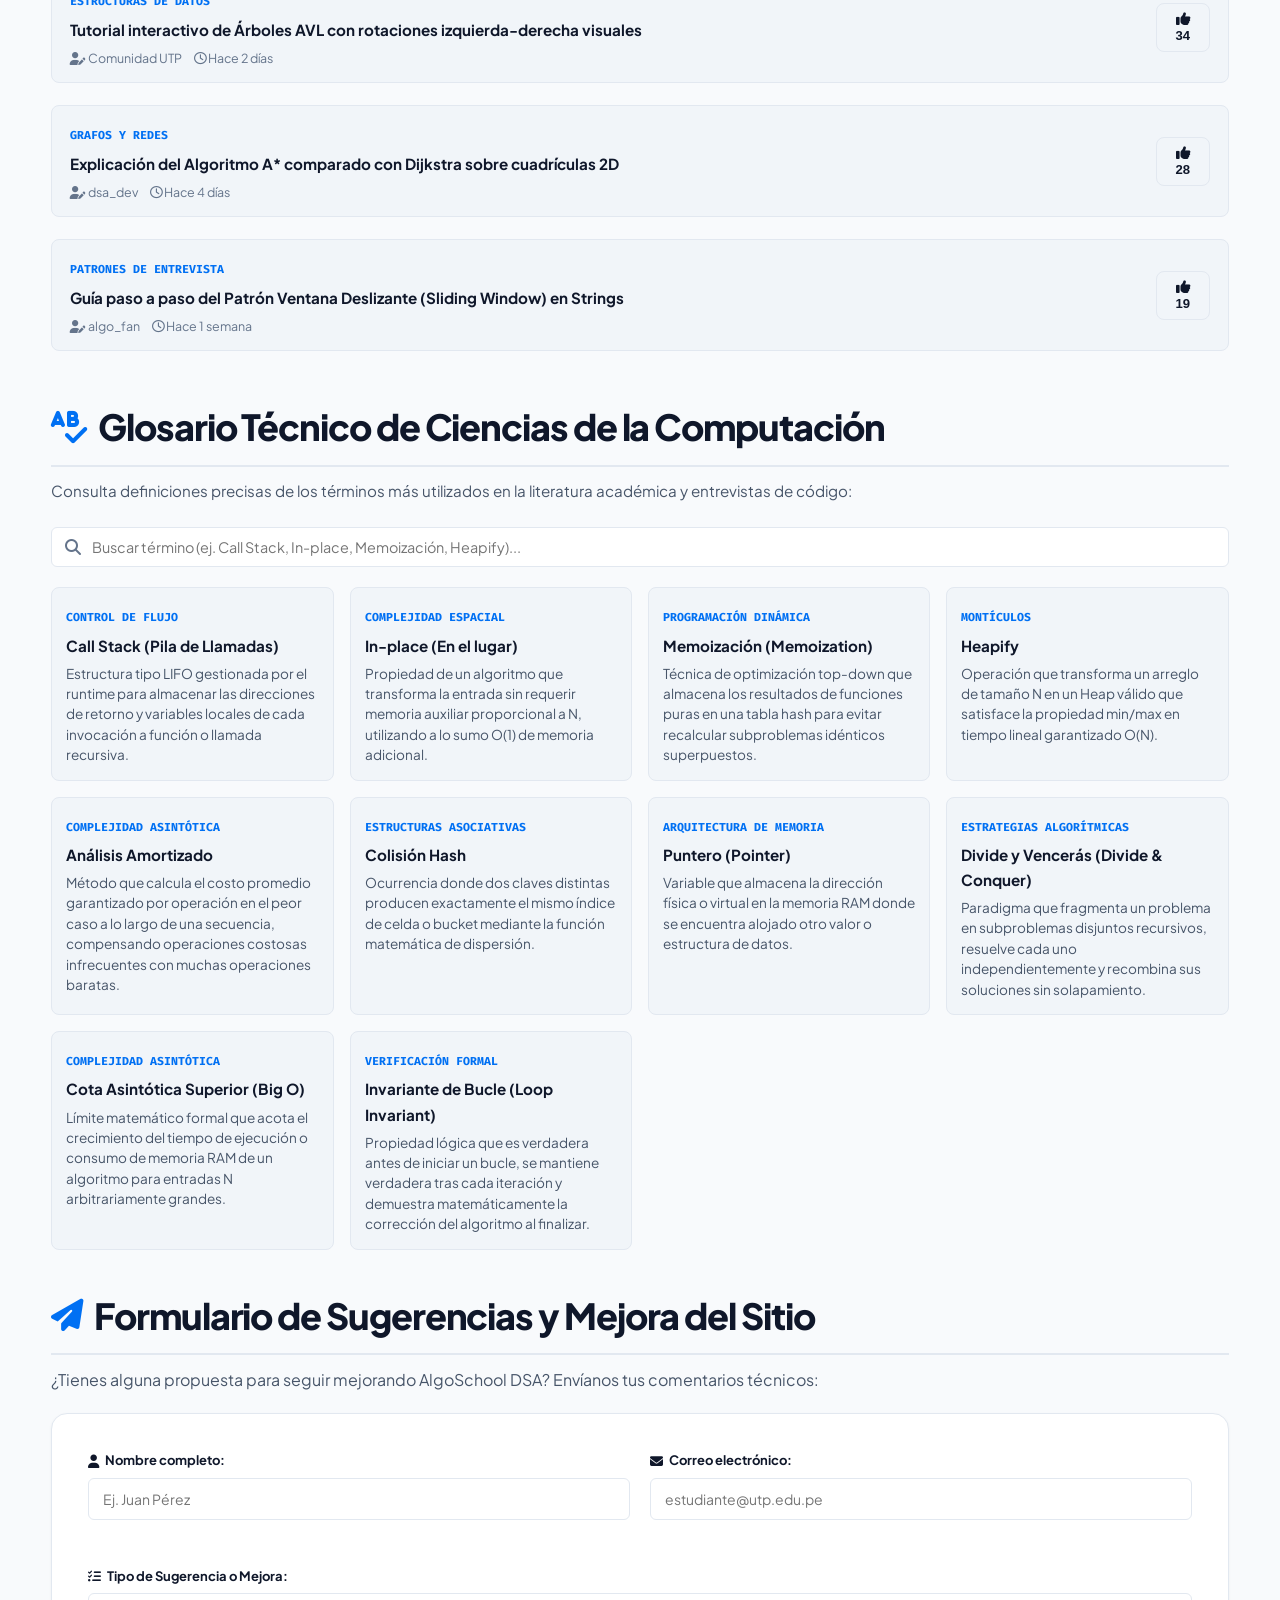
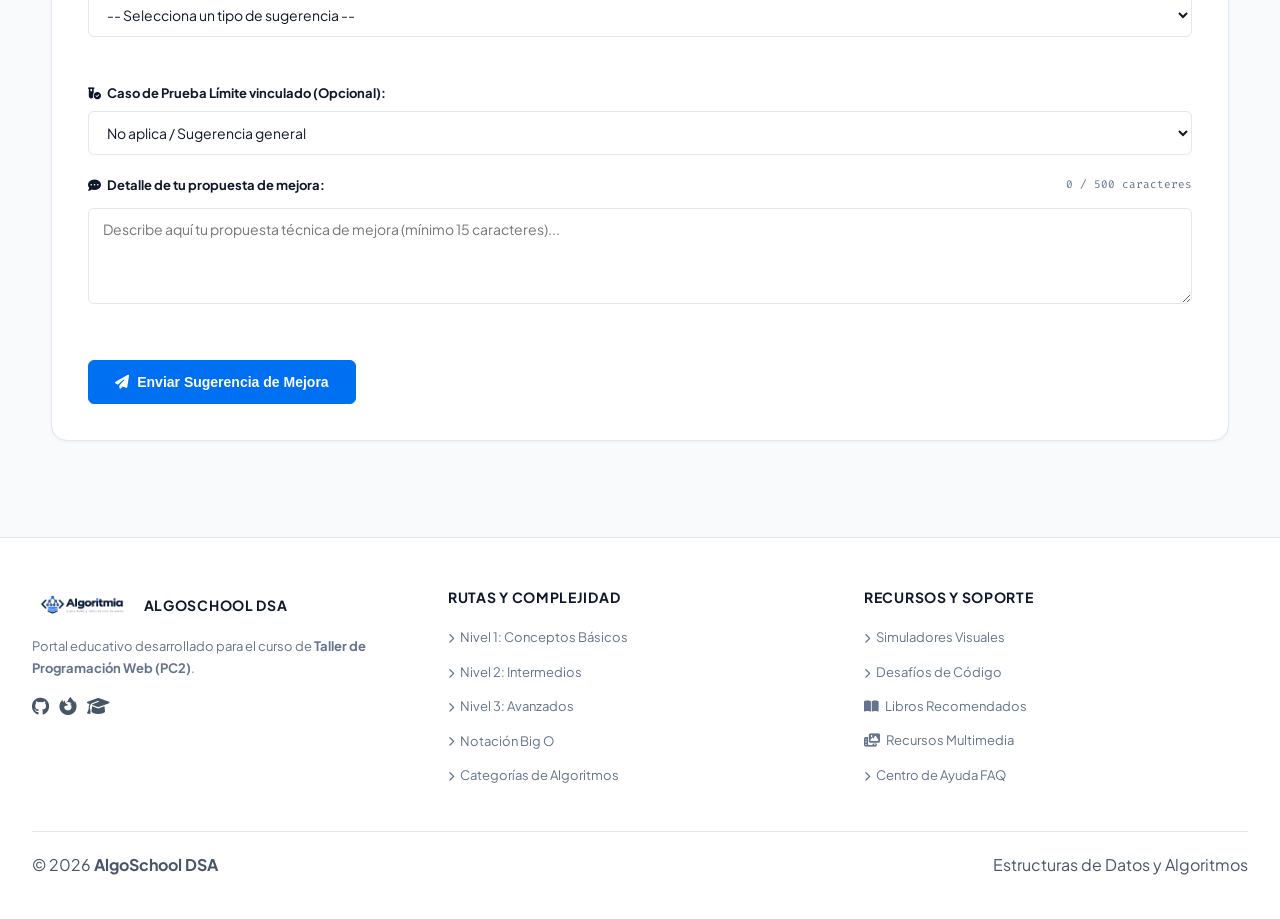
<file: soporte.html>
<!DOCTYPE html>
<html lang="es">

<head>
    <meta charset="UTF-8">
    <meta name="viewport" content="width=device-width, initial-scale=1.0">
    <meta name="description" content="Centro de Ayuda, Preguntas Frecuentes y Formulario de Sugerencias en AlgoSchool DSA.">
    <title>AlgoSchool DSA - Soporte & Centro de Ayuda FAQ</title>

    <!-- Fuentes Google Fonts -->
    <link rel="preconnect" href="https://fonts.googleapis.com">
    <link rel="preconnect" href="https://fonts.gstatic.com" crossorigin>
    <link href="https://fonts.googleapis.com/css2?family=Fira+Code:wght@400;500;600;700&family=Plus+Jakarta+Sans:wght@400;500;600;700;800&display=swap" rel="stylesheet">

    <!-- Iconos FontAwesome -->
    <link rel="stylesheet" href="https://cdnjs.cloudflare.com/ajax/libs/font-awesome/6.5.1/css/all.min.css" integrity="sha512-DTOQO9RWCH3ppGqcWaEA1BIZOC6xxalwEsw9c2QQeAIftl+Vegovlnee1c9QX4TctnWMn13TZye+giMm8e2LwA==" crossorigin="anonymous" referrerpolicy="no-referrer">

    <link rel="stylesheet" href="css/styles.css">
    <link rel="stylesheet" href="css/animations.css">
    <link rel="stylesheet" href="css/responsive.css">

    <!-- Icono en svg -->
    <link rel="icon" type="image/svg+xml" href="data:image/svg+xml,<svg xmlns='http://www.w3.org/2000/svg' viewBox='0 0 32 32'><rect width='32' height='32' rx='8' fill='%230070f3'/><path d='M8 16 L14 22 L24 10' stroke='%23ffffff' stroke-width='3' fill='none' stroke-linecap='round'/></svg>">
</head>

<body>

    <!-- Barra de progreso de lectura en scroll -->
    <div id="barra-progreso-scroll" class="barra-progreso-scroll" aria-hidden="true"></div>

    <header>
        <a href="index.html" class="area-logo" aria-label="Ir al inicio de AlgoSchool DSA" title="AlgoSchool DSA - Algoritmos & Estructuras de Datos">
            <svg class="imagen-logo" viewBox="0 0 36 36" fill="none" xmlns="http://www.w3.org/2000/svg" aria-hidden="true">
                <rect width="36" height="36" rx="8" fill="#0f172a" />
                <path d="M18 7L8 12.5L18 18L28 12.5L18 7Z" stroke="#ffffff" stroke-width="2" stroke-linejoin="round" />
                <path d="M8 18L18 23.5L28 18" stroke="#0070f3" stroke-width="2.2" stroke-linejoin="round" />
                <path d="M8 23.5L18 29L28 23.5" stroke="#38bdf8" stroke-width="2.2" stroke-linejoin="round" />
                <circle cx="18" cy="18" r="2.5" fill="#00dfd8" />
            </svg>
            <h1 class="logo-texto">AlgoSchool <span class="logo-dsa">DSA</span></h1>
        </a>

        <!-- Menu -->
        <nav id="menu-navegacion" aria-label="Navegación principal">
            <ul class="menu-principal">
                <!-- Inicio -->
                <li class="elemento-menu">
                    <a href="index.html"><i class="fa-solid fa-house"></i> Inicio</a>
                </li>

                <!-- Ruta con submenu -->
                <li class="elemento-menu">
                    <a href="ruta.html">
                        <i class="fa-solid fa-route"></i> Ruta DSA <i class="fa-solid fa-chevron-down indicador-flecha"></i>
                    </a>
                    <ul class="submenu">
                        <li><a href="ruta.html#nivel-1"><i class="fa-solid fa-circle-dot" style="color: #0070f3;"></i> Nivel 1: Básicos</a></li>
                        <li><a href="ruta.html#nivel-2"><i class="fa-solid fa-circle-dot" style="color: #f59e0b;"></i> Nivel 2: Intermedios</a></li>
                        <li><a href="ruta.html#nivel-3"><i class="fa-solid fa-circle-dot" style="color: #ef4444;"></i> Nivel 3: Avanzados</a></li>
                    </ul>
                </li>

                <!-- Complejidad con submenu -->
                <li class="elemento-menu">
                    <a href="complejidad.html">
                        <i class="fa-solid fa-chart-line"></i> Complejidad <i class="fa-solid fa-chevron-down indicador-flecha"></i>
                    </a>
                    <ul class="submenu">
                        <li><a href="complejidad.html#tablas"><i class="fa-solid fa-chart-pie"></i> Notación Big O</a></li>
                        <li><a href="complejidad.html#categorias"><i class="fa-solid fa-list-ol"></i> Categorías de Algoritmos</a></li>
                        <li><a href="complejidad.html#ejemplos-codigo"><i class="fa-solid fa-code"></i> Ejemplos en Código</a></li>
                    </ul>
                </li>

                <!-- Recursos con submenu -->
                <li class="elemento-menu">
                    <a href="recursos.html">
                        <i class="fa-solid fa-book-bookmark"></i> Recursos <i class="fa-solid fa-chevron-down indicador-flecha"></i>
                    </a>
                    <ul class="submenu">
                        <li><a href="recursos.html#simuladores"><i class="fa-solid fa-eye"></i> Simuladores Visuales</a></li>
                        <li><a href="recursos.html#practicar"><i class="fa-solid fa-trophy"></i> Desafíos de Código</a></li>
                        <li><a href="recursos.html#libros"><i class="fa-solid fa-book-open"></i> Libros Recomendados</a></li>
                        <li><a href="recursos.html#multimedia"><i class="fa-solid fa-photo-film"></i> Recursos Multimedia</a></li>
                    </ul>
                </li>

                <!-- Ayuda con submenu -->
                <li class="elemento-menu">
                    <a href="soporte.html" class="activo">
                        <i class="fa-solid fa-circle-question"></i> Soporte <i class="fa-solid fa-chevron-down indicador-flecha"></i>
                    </a>
                    <ul class="submenu">
                        <li><a href="soporte.html#ayuda"><i class="fa-solid fa-circle-info"></i> Centro de Preguntas FAQ</a></li>
                        <li><a href="soporte.html#sugerencias"><i class="fa-solid fa-paper-plane"></i> Formulario de Sugerencias</a></li>
                    </ul>
                </li>
            </ul>
        </nav>

        <div class="header-acciones">
            <button id="boton-tema" class="boton-tema" aria-label="Cambiar tema" title="Cambiar tema">
                <i class="fa-solid fa-moon"></i>
            </button>
            <button type="button" id="boton-menu-movil" class="boton-menu-movil" aria-label="Abrir menú de navegación" aria-expanded="false">
                <i class="fa-solid fa-bars"></i>
            </button>
        </div>
    </header>

    <main>

        <!-- Banner educativo de la pagina -->
        <section class="banner-pagina" aria-label="Banner de Soporte y Preguntas Frecuentes">
            <div class="portada-rejilla">
                <div class="portada-contenido">
                    <span class="portada-etiqueta">
                        <i class="fa-solid fa-headset"></i> Asistencia al Alumno & Sugerencias
                    </span>
                    <h2 class="portada-titulo">
                        Centro de Ayuda, FAQ y Buzón Estudiantil
                    </h2>
                    <p class="portada-descripcion">
                        ¿Tienes dudas sobre cómo navegar por los módulos o aprovechar los simuladores? Encuentra respuestas rápidas con el buscador de preguntas frecuentes o envíanos tus comentarios a través del formulario validado.
                    </p>
                    <div class="portada-acciones">
                        <a href="#ayuda" class="boton-primario">
                            <i class="fa-solid fa-circle-question"></i> Preguntas Frecuentes
                        </a>
                        <a href="#sugerencias" class="boton-secundario">
                            <i class="fa-solid fa-paper-plane"></i> Enviar Sugerencia
                        </a>
                    </div>
                </div>

                <div class="portada-vector-contenedor">
                    <img src="./assets/img/vectores/vector_soporte.svg" alt="Ilustración de ayuda y feedback educativo" class="portada-vector-svg" width="380" height="280" loading="lazy">
                </div>
            </div>
        </section>

        <!-- Ayuda y preguntas frecuentes -->
        <section id="ayuda">
            <h2><i class="fa-solid fa-circle-question"></i> Centro de Ayuda y Preguntas Frecuentes</h2>
            <p>Respuestas sobre cómo navegar y aprovechar esta plataforma de estudio:</p>

            <!-- Controles interactivos de FAQ -->
            <div class="faq-controles-fila">
                <div class="faq-buscador-caja">
                    <i class="fa-solid fa-magnifying-glass"></i>
                    <input type="text" id="buscador-faq" placeholder="Buscar en preguntas frecuentes (ej. simuladores, niveles, ejercicios)..." aria-label="Buscar pregunta">
                </div>
                <div class="faq-acciones-botones">
                    <button type="button" id="btn-faq-expandir" class="boton-filtro-nivel">
                        <i class="fa-solid fa-angles-down"></i> Expandir todas
                    </button>
                    <button type="button" id="btn-faq-colapsar" class="boton-filtro-nivel">
                        <i class="fa-solid fa-angles-up"></i> Colapsar todas
                    </button>
                </div>
            </div>

            <div class="contenedor-preguntas-faq" id="contenedor-preguntas-faq">
                <details class="desplegable-preguntas">
                    <summary class="resumen-pregunta">¿Cómo está organizada la Ruta de Aprendizaje de AlgoSchool DSA?</summary>
                    <p>La web está estructurada en 3 niveles de conocimiento (Básico, Intermedio y Avanzado). Cada módulo cuenta con tarjetas explicativas, enlaces teóricos a Wikipedia y accesos a simuladores interactivos.</p>
                </details>

                <details class="desplegable-preguntas">
                    <summary class="resumen-pregunta">¿Dónde puedo encontrar problemas de código para practicar?</summary>
                    <p>En la sección "Recursos → Desafíos de Código" dispones de accesos directos a LeetCode, HackerRank, CodeSignal y Codewars para resolver retos con evaluación automática.</p>
                </details>

                <details class="desplegable-preguntas">
                    <summary class="resumen-pregunta">¿Qué son los simuladores interactivos y cómo me ayudan?</summary>
                    <p>Son plataformas externas como VisuAlgo y Algorithm Visualizer que animan en tiempo real la ejecución de algoritmos para que visualices cómo se modifican los punteros y elementos en memoria RAM.</p>
                </details>

                <details class="desplegable-preguntas">
                    <summary class="resumen-pregunta">¿Los contenidos y recursos recomendados son de acceso libre?</summary>
                    <p>Sí, la ruta de aprendizaje, simuladores visuales, tablas de complejidad y ejemplos de código son abiertos para la comunidad estudiantil.</p>
                </details>
            </div>
            <div id="faq-sin-resultados" class="mensaje-sin-resultados" style="display: none; padding: 24px;">
                <p>No se encontraron preguntas que coincidan con tu búsqueda.</p>
            </div>
        </section>

        <!-- Comunidad de Software Libre: Tablón Abierto de Propuestas (RFCs) -->
        <section id="comunidad-rfc" class="seccion-comunidad-rfc">
            <div class="seccion-cabecera-con-descripcion">
                <h2><i class="fa-solid fa-code-branch"></i> Comunidad Open Source: Propuestas de Aprendizaje</h2>
                <p>AlgoSchool se construye de forma abierta y colaborativa. Revisa las propuestas de algoritmos sugeridas por estudiantes, vota por tus favoritas o envía una nueva propuesta para que sea incorporada a la plataforma:</p>
            </div>

            <!-- Formulario ágil para subir propuesta -->
            <div class="tarjeta-nueva-propuesta">
                <h4><i class="fa-solid fa-lightbulb"></i> ¿Qué algoritmo o estructura te gustaría aprender?</h4>
                <form id="form-nueva-propuesta" class="formulario-propuesta-rfc">
                    <div class="fila-campos-propuesta">
                        <input type="text" id="propuesta-titulo" placeholder="Ej. Árboles AVL y rotaciones paso a paso" required minlength="5">
                        <select id="propuesta-categoria" required>
                            <option value="" disabled selected>Categoría</option>
                            <option value="Estructuras de Datos">Estructuras de Datos</option>
                            <option value="Algoritmos de Ordenamiento">Algoritmos de Ordenamiento</option>
                            <option value="Grafos y Redes">Grafos y Redes</option>
                            <option value="Programación Dinámica">Programación Dinámica</option>
                            <option value="Patrones de Entrevista">Patrones de Entrevista</option>
                        </select>
                        <button type="submit" class="boton-primario">
                            <i class="fa-solid fa-plus"></i> Publicar Propuesta
                        </button>
                    </div>
                </form>
            </div>

            <!-- Lista interactiva de propuestas con votos -->
            <div class="tablon-propuestas-rfc" id="tablon-propuestas-rfc">
                <!-- Inyectado por JS con votos dinámicos y persistencia en localStorage -->
            </div>
        </section>

        <!-- Glosario Terminológico DSA A-Z -->
        <section id="glosario-dsa" class="seccion-glosario-dsa">
            <div class="seccion-cabecera-con-descripcion">
                <h2><i class="fa-solid fa-spell-check"></i> Glosario Técnico de Ciencias de la Computación</h2>
                <p>Consulta definiciones precisas de los términos más utilizados en la literatura académica y entrevistas de código:</p>
            </div>

            <div class="glosario-buscador-contenedor">
                <i class="fa-solid fa-magnifying-glass"></i>
                <input type="text" id="buscador-glosario" placeholder="Buscar término (ej. Call Stack, In-place, Memoización, Heapify)..." aria-label="Buscar en glosario">
            </div>

            <div class="rejilla-terminos-glosario" id="rejilla-terminos-glosario">
                <!-- Inyectado dinámicamente por JS con búsqueda instantánea -->
            </div>
            <div id="glosario-sin-resultados" class="mensaje-sin-resultados" style="display: none; padding: 20px;">
                <p>No se encontraron términos que coincidan con tu búsqueda.</p>
            </div>
        </section>

        <!-- Sugerencias con validacion interactiva JS -->
        <section id="sugerencias">
            <h2><i class="fa-solid fa-paper-plane"></i> Formulario de Sugerencias y Mejora del Sitio</h2>
            <p>¿Tienes alguna propuesta para seguir mejorando AlgoSchool DSA? Envíanos tus comentarios técnicos:</p>

            <form id="formulario-sugerencias" novalidate>
                <div class="rejilla-formulario">
                    <div class="grupo-formulario">
                        <label for="nombre"><i class="fa-solid fa-user"></i> Nombre completo:</label>
                        <input type="text" id="nombre" name="nombre" placeholder="Ej. Juan Pérez" required minlength="3">
                        <span class="error-validacion" id="error-nombre"></span>
                    </div>

                    <div class="grupo-formulario">
                        <label for="email"><i class="fa-solid fa-envelope"></i> Correo electrónico:</label>
                        <input type="email" id="email" name="email" placeholder="estudiante@utp.edu.pe" required>
                        <span class="error-validacion" id="error-email"></span>
                    </div>

                    <div class="grupo-formulario campo-ancho-completo">
                        <label for="tipo-sugerencia"><i class="fa-solid fa-list-check"></i> Tipo de Sugerencia o Mejora:</label>
                        <select id="tipo-sugerencia" name="tipo-sugerencia" required>
                            <option value="" disabled selected>-- Selecciona un tipo de sugerencia --</option>
                            <option value="contenido">Sugerir un nuevo Algoritmo o Estructura</option>
                            <option value="explicacion">Mejorar explicaciones o ejemplos de código</option>
                            <option value="recursos">Recomendar un nuevo libro o plataforma</option>
                            <option value="diseno">Sugerencia de navegación o accesibilidad</option>
                            <option value="error">Reportar un error o enlace roto</option>
                        </select>
                        <span class="error-validacion" id="error-tipo"></span>
                    </div>

                    <!-- Campo nuevo: Caso de Prueba Límite (Edge Case) -->
                    <div class="grupo-formulario campo-ancho-completo">
                        <label for="caso-limite"><i class="fa-solid fa-vial-circle-check"></i> Caso de Prueba Límite vinculado (Opcional):</label>
                        <select id="caso-limite" name="caso-limite">
                            <option value="no_aplica">No aplica / Sugerencia general</option>
                            <option value="arreglo_vacio">Arreglo o lista vacía ([])</option>
                            <option value="un_elemento">Arreglo de un solo elemento ([x])</option>
                            <option value="duplicados">Manejo de elementos duplicados o negativos</option>
                            <option value="stack_overflow">Desbordamiento de pila recursiva (Call Stack)</option>
                            <option value="colision_hash">Colisiones masivas en función Hash</option>
                        </select>
                    </div>

                    <div class="grupo-formulario campo-ancho-completo">
                        <div class="cabecera-campo-textarea">
                            <label for="mensaje-sugerencia"><i class="fa-solid fa-comment-dots"></i> Detalle de tu propuesta de mejora:</label>
                            <span class="contador-caracteres" id="contador-caracteres">0 / 500 caracteres</span>
                        </div>
                        <textarea id="mensaje-sugerencia" name="mensaje-sugerencia" rows="4" maxlength="500" placeholder="Describe aquí tu propuesta técnica de mejora (mínimo 15 caracteres)..." required></textarea>
                        <span class="error-validacion" id="error-mensaje"></span>
                    </div>

                    <div class="campo-ancho-completo">
                        <button type="submit" id="btn-enviar-formulario">
                            <i class="fa-solid fa-paper-plane"></i> Enviar Sugerencia de Mejora
                        </button>
                    </div>
                </div>
            </form>
        </section>

        <!-- Notificación flotante Toast -->
        <div id="toast-notificacion" class="toast-notificacion" role="status" aria-live="polite"></div>

        <!-- Modal de Confirmación de Envío -->
        <div id="modal-confirmacion-sugerencia" class="modal-superposicion" role="dialog" aria-modal="true" aria-hidden="true" aria-labelledby="modal-confirmacion-titulo">
            <div class="modal-contenedor" style="max-width: 520px;">
                <div class="modal-cabecera">
                    <h3 id="modal-confirmacion-titulo" class="modal-titulo" style="color: #10b981;">
                        <i class="fa-solid fa-circle-check"></i> ¡Sugerencia Enviada!
                    </h3>
                    <button type="button" class="modal-boton-cerrar" data-cerrar-modal aria-label="Cerrar modal">
                        <i class="fa-solid fa-xmark"></i>
                    </button>
                </div>
                <div class="modal-cuerpo" id="modal-confirmacion-cuerpo">
                    <!-- Resumen dinámico del formulario inyectado por JS -->
                </div>
                <div class="modal-pie">
                    <button type="button" class="boton-primario" data-cerrar-modal>
                        <i class="fa-solid fa-check"></i> Aceptar y Continuar
                    </button>
                </div>
            </div>
        </div>

    </main>

    <footer>
        <div class="pie-rejilla">
            <div class="columna-pie">
                <div style="display: flex; align-items: center; gap: 12px; margin-bottom: 12px;">
                    <img src="./assets/img/logo_taller.png" alt="Logo Taller de Programación Web" style="height: 38px; width: auto; object-fit: contain; border-radius: 6px; background: #fff; padding: 2px;" loading="lazy">
                    <h4 style="margin: 0;">AlgoSchool DSA</h4>
                </div>
                <p style="font-size: 13px; color: var(--text-muted); margin-bottom: 12px;">
                    Portal educativo desarrollado para el curso de <strong>Taller de Programación Web (PC2)</strong>.
                </p>
                <div style="display: flex; gap: 10px; font-size: 18px; color: var(--text-secondary);">
                    <a href="https://github.com" target="_blank" aria-label="GitHub" style="color: inherit;"><i class="fa-brands fa-github"></i></a>
                    <a href="https://developer.mozilla.org" target="_blank" aria-label="MDN Web Docs" style="color: inherit;"><i class="fa-brands fa-firefox-browser"></i></a>
                    <a href="https://w3schools.com" target="_blank" aria-label="W3Schools" style="color: inherit;"><i class="fa-solid fa-graduation-cap"></i></a>
                </div>
            </div>

            <div class="columna-pie">
                <h4>Rutas y Complejidad</h4>
                <ul>
                    <li><a href="ruta.html#nivel-1"><i class="fa-solid fa-chevron-right" style="font-size: 10px;"></i> Nivel 1: Conceptos Básicos</a></li>
                    <li><a href="ruta.html#nivel-2"><i class="fa-solid fa-chevron-right" style="font-size: 10px;"></i> Nivel 2: Intermedios</a></li>
                    <li><a href="ruta.html#nivel-3"><i class="fa-solid fa-chevron-right" style="font-size: 10px;"></i> Nivel 3: Avanzados</a></li>
                    <li><a href="complejidad.html#tablas"><i class="fa-solid fa-chevron-right" style="font-size: 10px;"></i> Notación Big O</a></li>
                    <li><a href="complejidad.html#categorias"><i class="fa-solid fa-chevron-right" style="font-size: 10px;"></i> Categorías de Algoritmos</a></li>
                </ul>
            </div>

            <div class="columna-pie">
                <h4>Recursos y Soporte</h4>
                <ul>
                    <li><a href="recursos.html#simuladores"><i class="fa-solid fa-chevron-right" style="font-size: 10px;"></i> Simuladores Visuales</a></li>
                    <li><a href="recursos.html#practicar"><i class="fa-solid fa-chevron-right" style="font-size: 10px;"></i> Desafíos de Código</a></li>
                    <li><a href="recursos.html#libros"><i class="fa-solid fa-book-open"></i> Libros Recomendados</a></li>
                    <li><a href="recursos.html#multimedia"><i class="fa-solid fa-photo-film"></i> Recursos Multimedia</a></li>
                    <li><a href="soporte.html#ayuda"><i class="fa-solid fa-chevron-right" style="font-size: 10px;"></i> Centro de Ayuda FAQ</a></li>
                </ul>
            </div>
        </div>

        <div class="pie-inferior">
            <p>&copy; 2026 <strong>AlgoSchool DSA</strong></p>
            <p>Estructuras de Datos y Algoritmos</p>
        </div>
    </footer>

    <!-- Boton flotante volver arriba -->
    <button id="boton-volver-arriba" class="boton-volver-arriba" aria-label="Volver al inicio" title="Volver al inicio">
        <i class="fa-solid fa-arrow-up"></i>
    </button>

    <!-- Scripts de interactividad -->
    <script src="js/main.js"></script>
</body>

</html>
</file>
<file: css/styles.css>
@import url('https://fonts.googleapis.com/css2?family=Fira+Code:wght@400;500;600;700&family=Plus+Jakarta+Sans:wght@400;500;600;700;800&display=swap');

@font-face {
    font-family: 'AlgoSchoolBrand';
    src: local('Plus Jakarta Sans Bold'), local('Segoe UI Bold'), url('https://fonts.gstatic.com/s/plusjakartasans/v8/LDIbaomQNQcsDxUx3062DCdUuZG6286U6-vY.woff2') format('woff2');
    font-weight: 700;
    font-style: normal;
    font-display: swap;
}


:root {
    --color-primary: #0070f3;
    --color-primary-hover: #0056b3;
    --color-primary-light: #eef5ff;
    --color-secondary: #7928ca;
    --color-accent: #00dfd8;
    
    --bg-main: #f8fafc;
    --bg-surface: #ffffff;
    --bg-alt: #f1f5f9;
    --card-bg: #ffffff;
    
    --text-primary: #0f172a;
    --text-secondary: #475569;
    --text-muted: #64748b;
    --text-invert: #ffffff;
    
    --border-color: #e2e8f0;
    --border-hover: #0070f3;
    
    --code-bg: #0f172a;
    --code-border: #1e293b;
    --code-text: #f8fafc;
    
    --nivel-basico: #0070f3;
    --nivel-intermedio: #f59e0b;
    --nivel-avanzado: #ef4444;
    
    --font-main: 'Plus Jakarta Sans', -apple-system, BlinkMacSystemFont, 'Segoe UI', Roboto, sans-serif;
    --font-mono: 'Fira Code', Consolas, 'SFMono-Regular', monospace;
    
    --fs-xs: clamp(0.75rem, 0.72rem + 0.15vw, 0.8125rem);
    --fs-sm: clamp(0.8125rem, 0.78rem + 0.2vw, 0.875rem);
    --fs-base: clamp(0.9375rem, 0.9rem + 0.2vw, 1rem);
    --fs-md: clamp(1.05rem, 1rem + 0.3vw, 1.15rem);
    --fs-lg: clamp(1.2rem, 1.1rem + 0.5vw, 1.35rem);
    --fs-xl: clamp(1.4rem, 1.25rem + 0.8vw, 1.75rem);
    --fs-2xl: clamp(1.75rem, 1.5rem + 1.2vw, 2.25rem);
    --fs-3xl: clamp(2.2rem, 1.8rem + 1.8vw, 3rem);
    
    --radius-sm: 6px;
    --radius-md: 10px;
    --radius-lg: 16px;
    --radius-full: 9999px;
    
    --shadow-sm: 0 1px 3px rgba(0, 0, 0, 0.05);
    --shadow-md: 0 4px 12px -2px rgba(0, 0, 0, 0.08);
    --shadow-lg: 0 12px 24px -6px rgba(0, 0, 0, 0.12);
    
    --header-height: 72px;
}

[data-theme="dark"] {
    --color-primary: #38bdf8;
    --color-primary-hover: #0ea5e9;
    --color-primary-light: rgba(56, 189, 248, 0.15);
    --color-secondary: #c084fc;
    --color-accent: #2dd4bf;

    --bg-main: #0b0f19;
    --bg-surface: #111827;
    --bg-alt: #1e293b;
    --card-bg: #131c2e;

    --text-primary: #f8fafc;
    --text-secondary: #94a3b8;
    --text-muted: #64748b;
    --text-invert: #0f172a;

    --border-color: #1e293b;
    --border-hover: #38bdf8;

    --code-bg: #030712;
    --code-border: #1f2937;
    --code-text: #f8fafc;

    --shadow-sm: 0 1px 3px rgba(0, 0, 0, 0.5);
    --shadow-md: 0 4px 12px -2px rgba(0, 0, 0, 0.6);
    --shadow-lg: 0 12px 24px -6px rgba(0, 0, 0, 0.7);
}

body {
    transition: background-color 0.3s ease, color 0.3s ease;
}


*, *::before, *::after {
    box-sizing: border-box;
    margin: 0;
    padding: 0;
}

html {
    scroll-behavior: smooth;
    scroll-padding-top: calc(var(--header-height) + 20px);
    font-size: 16px;
    overflow-x: hidden;
}

body {
    font-family: var(--font-main);
    background-color: var(--bg-main);
    color: var(--text-primary);
    line-height: 1.65;
    -webkit-font-smoothing: antialiased;
    -moz-osx-font-smoothing: grayscale;
    min-height: 100vh;
    display: flex;
    flex-direction: column;
    overflow-x: hidden;
    width: 100%;
    position: relative;
}


header {
    background-color: var(--bg-surface);
    border-bottom: 1px solid var(--border-color);
    padding: 10px 32px;
    position: fixed;
    top: 0;
    left: 0;
    right: 0;
    z-index: 1000;
    display: flex;
    justify-content: space-between;
    align-items: center;
    box-shadow: var(--shadow-sm);
    min-height: var(--header-height);
    width: 100%;
    box-sizing: border-box;
}

.area-logo {
    display: inline-flex;
    align-items: center;
    gap: 12px;
    text-decoration: none;
    line-height: 1;
}

.imagen-logo {
    width: 38px;
    height: 38px;
    border-radius: var(--radius-sm);
    flex-shrink: 0;
    display: block;
    transition: transform 0.3s ease;
}

.imagen-logo:hover {
    transform: rotate(12deg) scale(1.08);
}

.logo-texto {
    font-size: clamp(1.1rem, 1rem + 0.4vw, 1.25rem);
    font-weight: 800;
    color: var(--text-primary);
    letter-spacing: -0.02em;
    line-height: 1;
    margin: 0;
    display: inline-flex;
    align-items: center;
}

.logo-dsa {
    color: var(--color-primary);
    margin-left: 5px;
    font-weight: 800;
}

.header-acciones {
    display: flex;
    align-items: center;
    gap: 10px;
}

.boton-tema {
    background-color: var(--bg-surface);
    border: 1px solid var(--border-color);
    border-radius: var(--radius-sm);
    color: var(--text-primary);
    cursor: pointer;
    font-size: 15px;
    padding: 8px 12px;
    display: inline-flex;
    align-items: center;
    justify-content: center;
    transition: background-color 0.2s ease, border-color 0.2s ease, color 0.2s ease, transform 0.2s ease;
}

.boton-tema:hover {
    background-color: var(--color-primary-light);
    color: var(--color-primary);
    border-color: var(--color-primary);
    transform: scale(1.06);
}

.barra-progreso-scroll {
    position: fixed;
    top: 0;
    left: 0;
    height: 3px;
    width: 0%;
    background: linear-gradient(90deg, var(--color-primary), var(--color-accent));
    z-index: 2000;
    transition: width 0.1s ease-out;
}

.boton-volver-arriba {
    position: fixed;
    bottom: 24px;
    right: 24px;
    width: 44px;
    height: 44px;
    border-radius: var(--radius-full);
    background-color: var(--color-primary);
    color: #ffffff;
    border: none;
    box-shadow: var(--shadow-md);
    cursor: pointer;
    display: flex;
    align-items: center;
    justify-content: center;
    font-size: 16px;
    opacity: 0;
    visibility: hidden;
    transform: translateY(12px);
    transition: opacity 0.3s ease, transform 0.3s ease, background-color 0.2s ease;
    z-index: 999;
}

.boton-volver-arriba.visible {
    opacity: 1;
    visibility: visible;
    transform: translateY(0);
}

.boton-volver-arriba:hover {
    background-color: var(--color-primary-hover);
    transform: translateY(-2px);
}

.boton-menu-movil {
    display: none;
    font-size: 18px;
    color: var(--text-primary);
    cursor: pointer;
    padding: 8px 12px;
    border: 1px solid var(--border-color);
    border-radius: var(--radius-sm);
    background-color: var(--bg-surface);
    transition: background-color 0.2s ease, color 0.2s ease, border-color 0.2s ease;
}

.boton-menu-movil:hover {
    background-color: var(--color-primary-light);
    color: var(--color-primary);
    border-color: var(--color-primary);
}

nav ul.menu-principal {
    list-style: none;
    display: flex;
    align-items: center;
    gap: 6px;
    margin: 0;
    padding: 0;
}

.elemento-menu {
    position: relative;
}

.elemento-menu > a {
    text-decoration: none;
    color: var(--text-secondary);
    font-size: var(--fs-xs);
    font-weight: 600;
    padding: 8px 14px;
    border-radius: var(--radius-sm);
    display: inline-flex;
    align-items: center;
    gap: 6px;
    transition: color 0.2s ease, background-color 0.2s ease;
}

.elemento-menu > a i.indicador-flecha {
    font-size: 10px;
    transition: transform 0.2s ease;
}

.elemento-menu:hover > a,
.elemento-menu:focus-within > a,
.elemento-menu > a.activo {
    color: var(--color-primary);
    background-color: var(--color-primary-light);
}

.elemento-menu:hover > a i.indicador-flecha,
.elemento-menu:focus-within > a i.indicador-flecha {
    transform: rotate(180deg);
}

.submenu {
    position: absolute;
    top: 100%;
    left: 0;
    min-width: 220px;
    max-width: calc(100vw - 32px);
    background-color: var(--bg-surface);
    border: 1px solid var(--border-color);
    border-radius: var(--radius-md);
    box-shadow: 0 10px 25px -5px rgba(0, 0, 0, 0.1), 0 8px 10px -6px rgba(0, 0, 0, 0.05);
    padding: 8px 0;
    list-style: none;
    margin-top: 4px;
    z-index: 1000;
    pointer-events: none;
    
    opacity: 0;
    visibility: hidden;
    transform: translateY(6px);
    transition: opacity 0.2s cubic-bezier(0.4, 0, 0.2, 1), 
                transform 0.2s cubic-bezier(0.4, 0, 0.2, 1), 
                visibility 0.2s;
    transition-delay: 0.15s;
}

.submenu::before {
    content: '';
    position: absolute;
    top: -12px;
    left: 0;
    width: 100%;
    height: 12px;
    background: transparent;
}

.elemento-menu:hover .submenu,
.elemento-menu:focus-within .submenu {
    opacity: 1;
    visibility: visible;
    transform: translateY(0);
    pointer-events: auto;
    transition-delay: 0s;
}

.elemento-menu:last-child .submenu,
.elemento-menu:nth-last-child(2) .submenu {
    left: auto;
    right: 0;
}

.submenu li a {
    display: flex;
    align-items: center;
    gap: 10px;
    padding: 9px 16px;
    font-size: var(--fs-xs);
    font-weight: 500;
    color: var(--text-primary);
    text-decoration: none;
    transition: background-color 0.15s ease, color 0.15s ease, padding-left 0.15s ease;
}

.submenu li a i {
    width: 16px;
    color: var(--color-primary);
    text-align: center;
}

.submenu li a:hover,
.submenu li a:focus {
    background-color: var(--color-primary-light);
    color: var(--color-primary);
    padding-left: 20px;
}

main {
    flex: 1;
    width: 92%;
    max-width: 1280px;
    margin: calc(var(--header-height) + 28px) auto 32px auto;
}

section {
    margin-bottom: 64px;
    scroll-margin-top: calc(var(--header-height) + 24px);
}

h2 {
    font-size: var(--fs-2xl);
    font-weight: 800;
    color: var(--text-primary);
    letter-spacing: -0.03em;
    margin-bottom: 12px;
    display: flex;
    align-items: center;
    gap: 12px;
    border-bottom: 2px solid var(--border-color);
    padding-bottom: 8px;
}

h2 i {
    color: var(--color-primary);
    font-size: 0.9em;
}

h3 {
    font-size: var(--fs-lg);
    font-weight: 700;
    color: var(--text-primary);
    letter-spacing: -0.02em;
    margin-top: 24px;
    margin-bottom: 12px;
    display: flex;
    align-items: center;
    gap: 8px;
}

p {
    font-size: var(--fs-base);
    color: var(--text-secondary);
    margin-bottom: 16px;
}

.concepto-explicativo {
    background-color: var(--bg-surface);
    border-left: 4px solid var(--color-primary);
    border-top: 1px solid var(--border-color);
    border-right: 1px solid var(--border-color);
    border-bottom: 1px solid var(--border-color);
    border-radius: 0 var(--radius-md) var(--radius-md) 0;
    padding: 16px 20px;
    margin: 18px 0;
    font-size: var(--fs-sm);
    color: var(--text-secondary);
    box-shadow: var(--shadow-sm);
}

.concepto-explicativo strong {
    color: var(--text-primary);
    font-weight: 700;
    display: inline-flex;
    align-items: center;
    gap: 8px;
    margin-bottom: 6px;
}

.concepto-explicativo p {
    margin: 0;
    color: var(--text-secondary);
    line-height: 1.6;
}

.portada-rejilla {
    display: grid;
    grid-template-columns: 1.3fr 0.9fr;
    align-items: center;
    gap: 40px;
    background: linear-gradient(135deg, var(--bg-surface) 0%, var(--bg-alt) 100%);
    border: 1px solid var(--border-color);
    border-radius: var(--radius-lg);
    padding: clamp(24px, 4vw, 48px);
    margin-bottom: 48px;
    box-shadow: var(--shadow-md);
}

.portada-etiqueta {
    display: inline-block;
    font-family: var(--font-mono);
    font-size: var(--fs-xs);
    font-weight: 700;
    color: var(--color-primary);
    letter-spacing: 0.08em;
    text-transform: uppercase;
    margin-bottom: 14px;
}

.portada-titulo {
    font-size: var(--fs-3xl);
    font-weight: 800;
    letter-spacing: -0.03em;
    line-height: 1.15;
    margin-bottom: 16px;
    color: var(--text-primary);
}

.portada-descripcion {
    font-size: var(--fs-md);
    color: var(--text-secondary);
    margin-bottom: 24px;
}

.portada-acciones {
    display: flex;
    align-items: center;
    gap: 12px;
    flex-wrap: wrap;
}

.boton-primario {
    background-color: var(--color-primary);
    color: #ffffff;
    font-weight: 700;
    font-size: var(--fs-sm);
    padding: 12px 22px;
    border-radius: var(--radius-sm);
    text-decoration: none;
    display: inline-flex;
    align-items: center;
    gap: 8px;
    border: 1px solid var(--color-primary);
    transition: background-color 0.2s ease, transform 0.2s ease;
}

.boton-primario:hover {
    background-color: var(--color-primary-hover);
    transform: translateY(-2px);
}

.boton-secundario {
    background-color: var(--bg-surface);
    color: var(--text-primary);
    font-weight: 600;
    font-size: var(--fs-sm);
    padding: 12px 20px;
    border-radius: var(--radius-sm);
    text-decoration: none;
    display: inline-flex;
    align-items: center;
    gap: 8px;
    border: 1px solid var(--border-color);
    transition: border-color 0.2s ease, transform 0.2s ease, background-color 0.2s ease;
}

.boton-secundario:hover {
    border-color: var(--text-primary);
    background-color: var(--bg-alt);
    transform: translateY(-2px);
}

.portada-vector-contenedor {
    display: flex;
    justify-content: center;
    align-items: center;
}

.portada-vector-svg {
    width: 100%;
    max-width: 380px;
    height: auto;
    filter: drop-shadow(0 12px 24px rgba(0, 112, 243, 0.2));
}

.bloque-nivel {
    margin-bottom: 48px;
    scroll-margin-top: calc(var(--header-height) + 24px);
}

/* Cabecera limpia y profesional de Nivel */
.cabecera-nivel {
    margin-bottom: 20px;
    padding-bottom: 12px;
    border-bottom: 1px solid var(--border-color);
}

.titulo-modulo-nivel {
    font-size: var(--fs-xl);
    font-weight: 700;
    color: var(--text-primary);
    margin: 0 0 6px 0;
    letter-spacing: -0.02em;
}

.descripcion-modulo-nivel {
    font-size: var(--fs-sm);
    color: var(--text-secondary);
    margin: 0;
    line-height: 1.5;
}

.contenedor-tarjetas {
    display: grid;
    grid-template-columns: repeat(auto-fill, minmax(270px, 1fr));
    gap: 22px;
    margin-top: 16px;
}

/* Tarjeta limpia, sin badges ni sobrecarga */
.tarjeta {
    background-color: var(--card-bg);
    border: 1px solid var(--border-color);
    border-radius: var(--radius-md);
    padding: 16px;
    display: flex;
    flex-direction: column;
    justify-content: space-between;
    box-shadow: var(--shadow-sm);
    position: relative;
    overflow: hidden;
    transition: transform 0.2s ease, box-shadow 0.2s ease, border-color 0.2s ease;
}

.tarjeta:hover {
    transform: translateY(-3px);
    box-shadow: var(--shadow-md);
    border-color: var(--text-secondary);
}

.tarjeta picture {
    display: block;
    margin-bottom: 14px;
    border-radius: var(--radius-sm);
    overflow: hidden;
    border: 1px solid var(--border-color);
    background-color: var(--bg-alt);
}

.tarjeta img {
    aspect-ratio: 16 / 9;
    width: 100%;
    object-fit: cover;
    object-position: center;
    display: block;
    transition: transform 0.25s ease;
}

.tarjeta:hover img {
    transform: scale(1.02);
}

.tarjeta h3 {
    font-size: var(--fs-base);
    font-weight: 600;
    color: var(--text-primary);
    margin: 0 0 8px 0;
    display: flex;
    align-items: center;
    gap: 8px;
}

.tarjeta h3 i {
    color: var(--color-primary);
    font-size: 0.9em;
}

.tarjeta p {
    font-size: var(--fs-sm);
    color: var(--text-secondary);
    line-height: 1.5;
    margin: 0 0 16px 0;
    flex-grow: 1;
}

.tarjeta p code {
    font-family: var(--font-mono);
    font-size: 0.88em;
    background-color: var(--bg-alt);
    color: var(--text-primary);
    padding: 2px 6px;
    border-radius: 4px;
    border: 1px solid var(--border-color);
    font-weight: 600;
}

.enlaces-tarjeta {
    display: flex;
    gap: 8px;
    margin-top: auto;
}

.boton-enlace {
    padding: 8px 12px;
    font-size: 12px;
    font-weight: 600;
    text-decoration: none;
    border-radius: var(--radius-sm);
    text-align: center;
    flex: 1;
    display: inline-flex;
    align-items: center;
    justify-content: center;
    gap: 6px;
    transition: all 0.2s ease;
}

.enlace-wikipedia {
    background-color: var(--bg-surface);
    color: var(--text-primary);
    border: 1px solid var(--border-color);
}
.enlace-wikipedia:hover {
    background-color: var(--bg-alt);
    border-color: var(--text-primary);
}

.enlace-simulador {
    background-color: var(--color-primary);
    color: #ffffff;
    border: 1px solid var(--color-primary);
}
.enlace-simulador:hover {
    background-color: var(--color-primary-hover);
    border-color: var(--color-primary-hover);
}

.enlace-practica {
    background-color: var(--text-primary);
    color: var(--bg-surface);
    border: 1px solid var(--text-primary);
}
.enlace-practica:hover {
    background-color: var(--color-primary);
    border-color: var(--color-primary);
    color: #ffffff;
}

.contenedor-cargar-mas {
    text-align: center;
    margin-top: 24px;
}

.boton-cargar-mas {
    display: inline-flex;
    align-items: center;
    gap: 8px;
    padding: 10px 22px;
    font-size: var(--fs-xs);
    font-weight: 600;
    color: var(--text-secondary);
    background-color: var(--bg-surface);
    border: 1px dashed var(--border-color);
    border-radius: var(--radius-sm);
    text-decoration: none;
}

.boton-cargar-mas:hover {
    color: var(--color-primary);
    border-color: var(--color-primary);
    background-color: var(--color-primary-light);
}

.contenedor-tabla-responsiva {
    width: 100%;
    overflow-x: auto;
    border: 1px solid var(--border-color);
    border-radius: var(--radius-md);
    background-color: var(--bg-surface);
    box-shadow: var(--shadow-sm);
    margin: 20px 0;
}

table {
    width: 100%;
    border-collapse: collapse;
    text-align: left;
}

th {
    background-color: var(--bg-alt);
    color: var(--text-secondary);
    padding: 14px 18px;
    font-size: 12px;
    font-family: var(--font-mono);
    text-transform: uppercase;
    letter-spacing: 0.05em;
    font-weight: 700;
    border-bottom: 1px solid var(--border-color);
}

td {
    padding: 14px 18px;
    font-size: var(--fs-sm);
    border-bottom: 1px solid var(--border-color);
    color: var(--text-primary);
}

tr:last-child td {
    border-bottom: none;
}

tr:hover td {
    background-color: rgba(0, 112, 243, 0.02);
}

/* Badges de Complejidad Asintótica (Estilo mate, sobrio y neutral sin efectos neon) */
.bigo-codigo {
    font-family: var(--font-mono);
    font-size: 0.82rem;
    font-weight: 600;
    padding: 3px 8px;
    border-radius: 4px;
    display: inline-flex;
    align-items: center;
    gap: 6px;
    background-color: var(--bg-alt);
    color: var(--text-primary);
    border: 1px solid var(--border-color);
    line-height: 1.2;
    vertical-align: middle;
    letter-spacing: -0.01em;
}

/* Indicador de punto sutil (estilo neutral / GitHub), cero fondos fluorescentes */
.bigo-codigo::before {
    content: '';
    display: inline-block;
    width: 6px;
    height: 6px;
    border-radius: 50%;
    background-color: var(--text-muted);
    flex-shrink: 0;
}

.bigo-excelente::before {
    background-color: #16a34a; /* Verde mate */
}

.bigo-bueno::before {
    background-color: #2563eb; /* Azul mate */
}

.bigo-regular::before {
    background-color: #d97706; /* Ámbar mate */
}

.bigo-malo::before {
    background-color: #dc2626; /* Rojo mate */
}

.bigo-excelente,
.bigo-bueno,
.bigo-regular,
.bigo-malo {
    background-color: var(--bg-alt);
    border-color: var(--border-color);
    color: var(--text-primary);
}

.bloque-codigo {
    background-color: var(--code-bg);
    color: var(--code-text);
    padding: 20px;
    border-radius: var(--radius-md);
    overflow-x: auto;
    font-family: var(--font-mono);
    font-size: 13.5px;
    line-height: 1.6;
    border: 1px solid var(--code-border);
    margin: 16px 0 24px 0;
    box-shadow: var(--shadow-sm);
}

.bloque-codigo code {
    background: none;
    color: inherit;
    border: none;
    padding: 0;
    font-size: inherit;
}

code {
    background-color: var(--bg-alt);
    color: var(--text-primary);
    padding: 2px 6px;
    border-radius: 4px;
    font-family: var(--font-mono);
    font-size: 13px;
    font-weight: 600;
    border: 1px solid var(--border-color);
}

/* Hub Multimedia: Videoteca y AlgoCast */
.seccion-multimedia-hub {
    margin-top: 40px;
}

.multimedia-intro {
    margin-bottom: 28px;
}

.multimedia-bloque-principal {
    background-color: var(--bg-surface);
    border: 1px solid var(--border-color);
    border-radius: var(--radius-lg);
    padding: 28px;
    margin-bottom: 32px;
    box-shadow: var(--shadow-sm);
}

.multimedia-cabecera-bloque {
    margin-bottom: 22px;
    padding-bottom: 14px;
    border-bottom: 1px solid var(--border-color);
}

.subtitulo-seccion {
    display: inline-flex;
    align-items: center;
    gap: 8px;
    font-size: 0.85rem;
    font-weight: 700;
    text-transform: uppercase;
    letter-spacing: 0.05em;
    color: var(--color-primary);
    margin-bottom: 6px;
}

.titulo-leccion-media {
    margin: 4px 0 0 0;
    font-size: 1.35rem;
    color: var(--text-primary);
}

/* Videoteca Layout */
.rejilla-video-leccion {
    display: grid;
    grid-template-columns: 1.4fr 1fr;
    gap: 28px;
    align-items: start;
}

.video-contenedor-reproductor {
    display: flex;
    flex-direction: column;
}

.video-wrapper {
    position: relative;
    width: 100%;
    background-color: #0b1120;
    border-radius: var(--radius-md);
    overflow: hidden;
    border: 1px solid var(--border-color);
    box-shadow: 0 8px 24px rgba(0, 0, 0, 0.15);
}

.video-wrapper video {
    width: 100%;
    height: auto;
    display: block;
    aspect-ratio: 16 / 9;
    background-color: #000;
    margin-top: 0;
}

.video-barra-herramientas {
    display: flex;
    align-items: center;
    justify-content: space-between;
    padding: 12px 16px;
    background-color: var(--bg-alt);
    border: 1px solid var(--border-color);
    border-radius: var(--radius-sm);
    margin-top: 12px;
    gap: 12px;
    flex-wrap: wrap;
}

.video-velocidades-grupo,
.podcast-velocidad-grupo {
    display: flex;
    align-items: center;
    gap: 8px;
}

.etiqueta-control-media {
    font-size: 0.82rem;
    font-weight: 600;
    color: var(--text-secondary);
    display: flex;
    align-items: center;
    gap: 5px;
}

.botones-velocidad-video,
.botones-velocidad-audio {
    display: inline-flex;
    gap: 4px;
}

.btn-velocidad-media,
.btn-velocidad-audio {
    background-color: var(--bg-surface);
    border: 1px solid var(--border-color);
    border-radius: 4px;
    padding: 4px 8px;
    font-size: 0.8rem;
    font-weight: 600;
    color: var(--text-secondary);
    cursor: pointer;
    transition: all 0.15s ease;
}

.btn-velocidad-media:hover,
.btn-velocidad-audio:hover {
    color: var(--color-primary);
    border-color: var(--color-primary);
}

.btn-velocidad-media.activa,
.btn-velocidad-audio.activa {
    background-color: var(--color-primary);
    border-color: var(--color-primary);
    color: #ffffff;
}

.video-acciones-grupo {
    display: flex;
    align-items: center;
    gap: 6px;
}

.boton-control-icono {
    background-color: var(--bg-surface);
    border: 1px solid var(--border-color);
    border-radius: 6px;
    width: 34px;
    height: 34px;
    display: inline-flex;
    align-items: center;
    justify-content: center;
    color: var(--text-secondary);
    cursor: pointer;
    transition: all 0.15s ease;
}

.boton-control-icono:hover {
    color: var(--color-primary);
    border-color: var(--color-primary);
    background-color: var(--bg-alt);
}

.video-puntos-clave {
    margin-top: 20px;
    padding: 16px 20px;
    background-color: var(--bg-alt);
    border: 1px solid var(--border-color);
    border-radius: var(--radius-sm);
}

.video-puntos-clave h4 {
    margin: 0 0 10px 0;
    font-size: 0.95rem;
    color: var(--text-primary);
    display: flex;
    align-items: center;
    gap: 8px;
}

.video-puntos-clave ul {
    margin: 0;
    padding-left: 20px;
    font-size: 0.88rem;
    color: var(--text-secondary);
    line-height: 1.55;
    display: flex;
    flex-direction: column;
    gap: 6px;
}

/* Panel de Capítulos del Video */
.video-panel-capitulos {
    display: flex;
    flex-direction: column;
    gap: 20px;
}

.capitulos-cabecera {
    display: flex;
    flex-direction: column;
    gap: 4px;
}

.capitulos-cabecera h4 {
    margin: 0;
    font-size: 1.05rem;
    color: var(--text-primary);
    display: flex;
    align-items: center;
    gap: 8px;
}

.capitulos-ayuda {
    font-size: 0.8rem;
    color: var(--text-muted);
}

.lista-capitulos-video {
    display: flex;
    flex-direction: column;
    gap: 8px;
}

.item-capitulo-video {
    display: flex;
    align-items: flex-start;
    gap: 12px;
    padding: 12px 14px;
    background-color: var(--bg-surface);
    border: 1px solid var(--border-color);
    border-left: 3px solid transparent;
    border-radius: var(--radius-sm);
    text-align: left;
    cursor: pointer;
    transition: all 0.2s ease;
    width: 100%;
}

.item-capitulo-video:hover {
    border-color: var(--border-hover);
    background-color: var(--bg-alt);
}

.item-capitulo-video.activo {
    background-color: var(--bg-alt);
    border-color: var(--border-color);
    border-left: 3px solid var(--color-primary);
}

.capitulo-tiempo {
    font-family: var(--font-mono);
    font-size: 0.85rem;
    font-weight: 700;
    color: var(--color-primary);
    background-color: var(--bg-surface);
    border: 1px solid var(--border-color);
    padding: 2px 6px;
    border-radius: 4px;
    flex-shrink: 0;
}

.capitulo-info {
    display: flex;
    flex-direction: column;
    gap: 3px;
}

.capitulo-info strong {
    font-size: 0.9rem;
    color: var(--text-primary);
}

.capitulo-info span {
    font-size: 0.8rem;
    color: var(--text-secondary);
    line-height: 1.4;
}

/* Otras clases recomendadas */
.otras-lecciones-caja {
    padding: 16px;
    background-color: var(--bg-alt);
    border: 1px solid var(--border-color);
    border-radius: var(--radius-sm);
}

.otras-lecciones-caja h4 {
    margin: 0 0 12px 0;
    font-size: 0.92rem;
    color: var(--text-primary);
    display: flex;
    align-items: center;
    gap: 8px;
}

.mini-tarjeta-leccion {
    display: flex;
    gap: 12px;
    align-items: center;
    padding: 10px 0;
    border-bottom: 1px solid var(--border-color);
}

.mini-tarjeta-leccion:last-child {
    border-bottom: none;
    padding-bottom: 0;
}

.mini-tarjeta-leccion img {
    width: 60px;
    height: 48px;
    object-fit: cover;
    border-radius: 6px;
    border: 1px solid var(--border-color);
    flex-shrink: 0;
}

.mini-tarjeta-leccion h5 {
    margin: 0 0 2px 0;
    font-size: 0.88rem;
    color: var(--text-primary);
}

.mini-tarjeta-leccion p {
    margin: 0 0 4px 0;
    font-size: 0.78rem;
    color: var(--text-secondary);
    line-height: 1.3;
}

.enlace-mini-leccion {
    font-size: 0.78rem;
    font-weight: 600;
    color: var(--color-primary);
    display: inline-flex;
    align-items: center;
    gap: 4px;
}

/* AlgoCast Audio Hub */
.rejilla-podcast-reproductor {
    display: grid;
    grid-template-columns: 1.3fr 1fr;
    gap: 28px;
    align-items: start;
}

.tarjeta-reproductor-podcast {
    background-color: var(--bg-surface);
    border: 1px solid var(--border-color);
    border-radius: var(--radius-md);
    padding: 24px;
    box-shadow: 0 6px 18px rgba(0, 0, 0, 0.04);
}

.podcast-cabecera-activa {
    display: flex;
    gap: 16px;
    align-items: center;
    margin-bottom: 18px;
}

.podcast-icono-disco {
    width: 52px;
    height: 52px;
    border-radius: 10px;
    background-color: var(--bg-alt);
    border: 1px solid var(--border-color);
    display: flex;
    align-items: center;
    justify-content: center;
    color: var(--color-primary);
    font-size: 22px;
    flex-shrink: 0;
}

.podcast-metas {
    display: flex;
    flex-direction: column;
    gap: 4px;
}

.podcast-etiqueta-categoria {
    font-size: 0.75rem;
    font-weight: 700;
    text-transform: uppercase;
    letter-spacing: 0.05em;
    color: var(--color-primary);
}

.podcast-titulo-activo {
    margin: 0;
    font-size: 1.1rem;
    color: var(--text-primary);
    line-height: 1.35;
}

.podcast-instructor-activo {
    margin: 0;
    font-size: 0.82rem;
    color: var(--text-muted);
}

/* Barra de progreso interactiva del podcast */
.podcast-barra-progreso-contenedor {
    display: flex;
    align-items: center;
    gap: 12px;
    margin: 18px 0 12px 0;
}

.podcast-tiempo-texto {
    font-family: var(--font-mono);
    font-size: 0.8rem;
    color: var(--text-secondary);
    min-width: 40px;
}

.podcast-pista-progreso {
    flex: 1;
    height: 8px;
    background-color: var(--border-color);
    border-radius: 4px;
    position: relative;
    cursor: pointer;
    overflow: hidden;
}

.podcast-barra-relleno {
    height: 100%;
    width: 0%;
    background-color: var(--color-primary);
    border-radius: 4px;
    transition: width 0.1s linear;
}

/* Controles de reproducción central */
.podcast-controles-fila {
    display: flex;
    align-items: center;
    justify-content: center;
    gap: 22px;
    margin: 14px 0 18px 0;
}

.btn-podcast-play {
    width: 52px;
    height: 52px;
    border-radius: 50%;
    background-color: var(--color-primary);
    color: #ffffff;
    border: none;
    cursor: pointer;
    font-size: 18px;
    display: inline-flex;
    align-items: center;
    justify-content: center;
    box-shadow: var(--shadow-sm);
    transition: transform 0.15s ease, background-color 0.15s ease;
}

.btn-podcast-play:hover {
    transform: scale(1.06);
    background-color: var(--color-primary-hover);
}

.btn-podcast-accion {
    background-color: var(--bg-alt);
    border: 1px solid var(--border-color);
    border-radius: 20px;
    padding: 6px 14px;
    font-size: 0.82rem;
    font-weight: 600;
    color: var(--text-secondary);
    cursor: pointer;
    display: inline-flex;
    align-items: center;
    gap: 6px;
    transition: all 0.15s ease;
}

.btn-podcast-accion:hover {
    color: var(--color-primary);
    border-color: var(--color-primary);
    background-color: var(--bg-surface);
}

.podcast-opciones-inferiores {
    display: flex;
    align-items: center;
    justify-content: space-between;
    padding-top: 14px;
    border-top: 1px solid var(--border-color);
    margin-bottom: 18px;
}

/* Timestamps del Podcast */
.podcast-timestamps-bloque {
    margin-top: 14px;
    padding: 14px;
    background-color: var(--bg-alt);
    border: 1px solid var(--border-color);
    border-radius: var(--radius-sm);
}

.podcast-timestamps-bloque h5 {
    margin: 0 0 10px 0;
    font-size: 0.85rem;
    color: var(--text-primary);
}

.podcast-timestamps-chips {
    display: flex;
    flex-wrap: wrap;
    gap: 8px;
}

.chip-timestamp {
    background-color: var(--bg-surface);
    border: 1px solid var(--border-color);
    border-radius: 6px;
    padding: 6px 10px;
    font-size: 0.78rem;
    font-weight: 600;
    color: var(--text-secondary);
    cursor: pointer;
    transition: all 0.15s ease;
}

.chip-timestamp:hover {
    color: var(--color-primary);
    border-color: var(--color-primary);
}

/* Transcripción accesible */
.podcast-transcripcion-desplegable {
    margin-top: 16px;
    border: 1px solid var(--border-color);
    border-radius: var(--radius-sm);
    background-color: var(--bg-alt);
    padding: 10px 14px;
}

.podcast-transcripcion-desplegable summary {
    font-size: 0.85rem;
    font-weight: 600;
    color: var(--text-secondary);
    cursor: pointer;
    display: flex;
    align-items: center;
    gap: 8px;
}

.podcast-transcripcion-desplegable summary:hover {
    color: var(--color-primary);
}

.podcast-transcripcion-contenido {
    padding-top: 10px;
    font-size: 0.86rem;
    line-height: 1.6;
    color: var(--text-secondary);
}

/* Playlist Panel */
.podcast-playlist-panel {
    display: flex;
    flex-direction: column;
    gap: 16px;
}

.podcast-lista-episodios {
    display: flex;
    flex-direction: column;
    gap: 10px;
}

.item-episodio-podcast {
    display: flex;
    align-items: center;
    gap: 14px;
    padding: 14px;
    background-color: var(--bg-surface);
    border: 1px solid var(--border-color);
    border-left: 3px solid transparent;
    border-radius: var(--radius-sm);
    text-align: left;
    cursor: pointer;
    transition: all 0.2s ease;
    width: 100%;
}

.item-episodio-podcast:hover {
    background-color: var(--bg-alt);
    border-color: var(--border-hover);
}

.item-episodio-podcast.activo {
    background-color: var(--bg-alt);
    border-color: var(--border-color);
    border-left: 3px solid var(--color-primary);
}

.episodio-numero {
    font-family: var(--font-mono);
    font-size: 0.95rem;
    font-weight: 700;
    color: var(--text-muted);
    min-width: 24px;
}

.item-episodio-podcast.activo .episodio-numero {
    color: var(--color-primary);
}

.episodio-info {
    flex: 1;
    display: flex;
    flex-direction: column;
    gap: 3px;
}

.episodio-info strong {
    font-size: 0.9rem;
    color: var(--text-primary);
}

.episodio-info span {
    font-size: 0.78rem;
    color: var(--text-secondary);
    line-height: 1.3;
}

.episodio-duracion {
    font-size: 0.75rem !important;
    color: var(--text-muted) !important;
    display: inline-flex;
    align-items: center;
    gap: 4px;
    margin-top: 2px;
}

.episodio-estado-icono {
    font-size: 14px;
    color: var(--text-muted);
    padding: 6px;
}

.item-episodio-podcast.activo .episodio-estado-icono {
    color: var(--color-primary);
}

.podcast-nota-pedagogica {
    padding: 14px;
    background-color: var(--bg-alt);
    border: 1px solid var(--border-color);
    border-radius: var(--radius-sm);
    font-size: 0.82rem;
    color: var(--text-secondary);
    line-height: 1.45;
}

.podcast-nota-pedagogica p {
    margin: 0;
}

.desplegable-preguntas {
    background-color: var(--bg-surface);
    border: 1px solid var(--border-color);
    border-radius: var(--radius-md);
    padding: 16px 20px;
    margin-bottom: 12px;
}

.desplegable-preguntas[open] {
    border-color: var(--color-primary);
    box-shadow: var(--shadow-sm);
}

.resumen-pregunta {
    font-weight: 700;
    font-size: var(--fs-base);
    color: var(--text-primary);
    cursor: pointer;
    list-style: none;
    display: flex;
    justify-content: space-between;
    align-items: center;
}

.resumen-pregunta::-webkit-details-marker {
    display: none;
}

.resumen-pregunta::after {
    content: '+';
    font-size: 20px;
    color: var(--color-primary);
}

.desplegable-preguntas[open] .resumen-pregunta::after {
    content: '−';
}

.desplegable-preguntas p {
    margin-top: 14px;
    margin-bottom: 0;
    font-size: var(--fs-sm);
    color: var(--text-secondary);
}

form {
    background-color: var(--bg-surface);
    border: 1px solid var(--border-color);
    border-radius: var(--radius-lg);
    padding: clamp(20px, 4vw, 36px);
    box-shadow: var(--shadow-sm);
    margin-top: 20px;
}

.rejilla-formulario {
    display: grid;
    grid-template-columns: repeat(2, 1fr);
    gap: 20px;
}

.campo-ancho-completo {
    grid-column: 1 / -1;
}

.grupo-formulario {
    display: flex;
    flex-direction: column;
    gap: 6px;
}

label {
    font-size: var(--fs-xs);
    font-weight: 700;
    color: var(--text-primary);
    display: flex;
    align-items: center;
    gap: 6px;
}

input[type="text"],
input[type="email"],
select,
textarea {
    width: 100%;
    padding: 11px 14px;
    border: 1px solid var(--border-color);
    border-radius: var(--radius-sm);
    font-size: var(--fs-sm);
    font-family: var(--font-main);
    background-color: var(--bg-surface);
    color: var(--text-primary);
}

input:focus,
select:focus,
textarea:focus {
    outline: none;
    border-color: var(--color-primary);
    box-shadow: 0 0 0 3px rgba(0, 112, 243, 0.15);
}

button[type="submit"] {
    background-color: var(--color-primary);
    color: #ffffff;
    font-weight: 700;
    font-size: var(--fs-sm);
    padding: 13px 26px;
    border-radius: var(--radius-sm);
    border: 1px solid var(--color-primary);
    cursor: pointer;
    display: inline-flex;
    align-items: center;
    gap: 8px;
    margin-top: 10px;
    transition: background-color 0.2s ease, transform 0.2s ease;
}

button[type="submit"]:hover {
    background-color: var(--color-primary-hover);
    transform: translateY(-2px);
}

footer {
    background-color: var(--bg-surface);
    border-top: 1px solid var(--border-color);
    padding: 48px 32px 24px;
    margin-top: auto;
    width: 100%;
    max-width: 100%;
    box-sizing: border-box;
}

.pie-rejilla {
    display: grid;
    grid-template-columns: repeat(auto-fit, minmax(240px, 1fr));
    gap: 32px;
    max-width: 1280px;
    margin: 0 auto 36px;
}

.columna-pie h4 {
    font-size: var(--fs-sm);
    font-weight: 700;
    color: var(--text-primary);
    margin-bottom: 14px;
    text-transform: uppercase;
    letter-spacing: 0.05em;
}

.columna-pie ul {
    list-style: none;
}

.columna-pie ul li {
    margin-bottom: 8px;
}

.columna-pie ul li a {
    color: var(--text-muted);
    text-decoration: none;
    font-size: var(--fs-xs);
    display: inline-flex;
    align-items: center;
    gap: 6px;
    transition: color 0.15s ease, padding-left 0.15s ease;
}

.columna-pie ul li a:hover {
    color: var(--color-primary);
    padding-left: 4px;
}

.pie-inferior {
    border-top: 1px solid var(--border-color);
    padding-top: 20px;
    display: flex;
    justify-content: space-between;
    align-items: center;
    flex-wrap: wrap;
    gap: 16px;
    max-width: 1280px;
    margin: 0 auto;
    font-size: var(--fs-xs);
    color: var(--text-muted);
}

/* ==========================================================================
   COMPONENTES INTERACTIVOS JS (TALLER DE PROGRAMACIÓN WEB)
   ========================================================================== */

/* 1. Toolbar Unificada de la Ruta (Estilo NeetCode / LeetCode) */
.controles-ruta {
    background-color: var(--bg-surface);
    border: 1px solid var(--border-color);
    border-radius: var(--radius-lg);
    padding: 18px 20px;
    margin: 28px 0 32px 0;
    box-shadow: var(--shadow-sm);
    display: flex;
    flex-direction: column;
    gap: 14px;
}

.controles-ruta-fila-superior {
    display: flex;
    align-items: center;
    justify-content: space-between;
    gap: 16px;
    flex-wrap: wrap;
}

.buscador-ruta-contenedor {
    position: relative;
    flex: 1;
    min-width: 260px;
}

.buscador-ruta-contenedor .icono-busqueda {
    position: absolute;
    left: 14px;
    top: 50%;
    transform: translateY(-50%);
    color: var(--text-muted);
    font-size: 14px;
    pointer-events: none;
}

.input-buscador-ruta {
    width: 100%;
    padding: 10px 40px 10px 38px;
    border: 1px solid var(--border-color);
    border-radius: var(--radius-sm);
    font-size: var(--fs-sm);
    background-color: var(--bg-alt);
    color: var(--text-primary);
    transition: border-color 0.2s ease, box-shadow 0.2s ease, background-color 0.2s ease;
}

.input-buscador-ruta:focus {
    outline: none;
    background-color: var(--bg-surface);
    border-color: var(--color-primary);
    box-shadow: 0 0 0 3px rgba(0, 112, 243, 0.15);
}

.boton-limpiar-busqueda {
    position: absolute;
    right: 12px;
    top: 50%;
    transform: translateY(-50%);
    background: none;
    border: none;
    color: var(--text-muted);
    cursor: pointer;
    font-size: 14px;
    padding: 4px;
    display: inline-flex;
    align-items: center;
    justify-content: center;
}

.boton-limpiar-busqueda:hover {
    color: var(--text-primary);
}

.filtros-nivel-grupo {
    display: flex;
    flex-wrap: wrap;
    gap: 8px;
    background-color: var(--bg-alt);
    padding: 4px;
    border-radius: var(--radius-md);
    border: 1px solid var(--border-color);
}

.boton-filtro-nivel {
    background: transparent;
    border: 1px solid transparent;
    border-radius: var(--radius-sm);
    padding: 7px 14px;
    font-size: var(--fs-xs);
    font-weight: 600;
    color: var(--text-secondary);
    cursor: pointer;
    display: inline-flex;
    align-items: center;
    gap: 6px;
    transition: all 0.2s ease;
}

.boton-filtro-nivel:hover {
    color: var(--text-primary);
    background-color: var(--bg-surface);
}

.boton-filtro-nivel.activo {
    background-color: var(--bg-surface);
    color: var(--text-primary);
    border-color: var(--border-color);
    box-shadow: var(--shadow-sm);
    font-weight: 700;
}

.boton-filtro-nivel.activo i {
    opacity: 1;
}

.contador-resultados-ruta {
    font-size: var(--fs-xs);
    color: var(--text-muted);
    font-weight: 500;
}

.mensaje-sin-resultados {
    text-align: center;
    padding: 48px 24px;
    background-color: var(--bg-surface);
    border: 2px dashed var(--border-color);
    border-radius: var(--radius-lg);
    margin: 24px 0;
}

.mensaje-sin-resultados i {
    font-size: 40px;
    color: var(--text-muted);
    margin-bottom: 12px;
}

.mensaje-sin-resultados p {
    font-size: var(--fs-md);
    color: var(--text-secondary);
    margin-bottom: 18px;
}

/* 2. Bloques de Código con Botón Copiar */
.bloque-codigo-contenedor {
    margin: 20px 0 32px 0;
    border: 1px solid var(--code-border);
    border-radius: var(--radius-md);
    overflow: hidden;
    background-color: var(--code-bg);
}

.bloque-codigo-cabecera {
    background-color: rgba(255, 255, 255, 0.04);
    border-bottom: 1px solid var(--code-border);
    padding: 10px 18px;
    display: flex;
    justify-content: space-between;
    align-items: center;
}

.bloque-codigo-lenguaje {
    font-family: var(--font-mono);
    font-size: 12px;
    font-weight: 600;
    color: #94a3b8;
    display: flex;
    align-items: center;
    gap: 8px;
}

.bloque-codigo-lenguaje i {
    color: #f7df1e;
    font-size: 14px;
}

.boton-copiar-codigo {
    background-color: rgba(255, 255, 255, 0.08);
    border: 1px solid rgba(255, 255, 255, 0.15);
    border-radius: var(--radius-sm);
    color: #e2e8f0;
    padding: 5px 12px;
    font-size: 11px;
    font-weight: 600;
    cursor: pointer;
    display: inline-flex;
    align-items: center;
    gap: 6px;
    transition: all 0.2s ease;
}

.boton-copiar-codigo:hover {
    background-color: var(--color-primary);
    border-color: var(--color-primary);
    color: #ffffff;
}

.boton-copiar-codigo.copiado {
    background-color: #10b981;
    border-color: #10b981;
    color: #ffffff;
}

.bloque-codigo-contenedor .bloque-codigo {
    margin: 0;
    border: none;
    border-radius: 0;
}

/* 3. Preguntas Frecuentes FAQ */
.faq-controles-fila {
    display: flex;
    flex-wrap: wrap;
    justify-content: space-between;
    align-items: center;
    gap: 14px;
    margin: 18px 0 24px 0;
}

.faq-buscador-caja {
    position: relative;
    flex: 1;
    min-width: 260px;
}

.faq-buscador-caja i {
    position: absolute;
    left: 12px;
    top: 50%;
    transform: translateY(-50%);
    color: var(--text-muted);
    font-size: 13px;
}

.faq-buscador-caja input {
    width: 100%;
    padding: 9px 12px 9px 34px;
    border: 1px solid var(--border-color);
    border-radius: var(--radius-sm);
    background-color: var(--bg-surface);
    color: var(--text-primary);
    font-size: var(--fs-xs);
}

.faq-acciones-botones {
    display: flex;
    gap: 8px;
}

/* 4. Formulario de Sugerencias, Contador y Validación */
.cabecera-campo-textarea {
    display: flex;
    justify-content: space-between;
    align-items: center;
    margin-bottom: 6px;
}

.contador-caracteres {
    font-family: var(--font-mono);
    font-size: 11px;
    color: var(--text-muted);
}

.error-validacion {
    display: block;
    font-size: 11px;
    color: #ef4444;
    margin-top: 4px;
    min-height: 16px;
}

.toast-notificacion {
    position: fixed;
    bottom: 30px;
    left: 50%;
    transform: translateX(-50%) translateY(30px);
    background-color: #0f172a;
    color: #ffffff;
    padding: 14px 24px;
    border-radius: var(--radius-md);
    border-left: 4px solid var(--color-primary);
    box-shadow: 0 15px 30px rgba(0, 0, 0, 0.25);
    display: flex;
    align-items: center;
    gap: 12px;
    font-size: var(--fs-sm);
    z-index: 4000;
    opacity: 0;
    visibility: hidden;
    transition: opacity 0.3s ease, transform 0.3s ease, visibility 0.3s ease;
}

.toast-notificacion.visible {
    opacity: 1;
    visibility: visible;
    transform: translateX(-50%) translateY(0);
}

.toast-notificacion.exito {
    border-left-color: #10b981;
}

/* ==========================================================================
   9. SISTEMA DE MODALES REUTILIZABLE (ACCESIBLE Y RESPONSIVO)
   ========================================================================== */
.modal-superposicion {
    position: fixed;
    top: 0;
    left: 0;
    width: 100vw;
    height: 100vh;
    background-color: rgba(0, 0, 0, 0.65);
    backdrop-filter: blur(4px);
    display: flex;
    align-items: center;
    justify-content: center;
    padding: 20px;
    z-index: 5000;
    opacity: 0;
    visibility: hidden;
    transition: opacity 0.25s ease, visibility 0.25s ease;
}

.modal-superposicion.activo {
    opacity: 1;
    visibility: visible;
}

.modal-contenedor {
    background-color: var(--bg-surface);
    border: 1px solid var(--border-color);
    border-radius: var(--radius-lg);
    box-shadow: 0 20px 40px rgba(0, 0, 0, 0.3);
    width: 100%;
    max-width: 620px;
    max-height: 90vh;
    display: flex;
    flex-direction: column;
    overflow: hidden;
    transform: scale(0.96) translateY(12px);
    transition: transform 0.25s cubic-bezier(0.16, 1, 0.3, 1);
}

.modal-superposicion.activo .modal-contenedor {
    transform: scale(1) translateY(0);
}

.modal-cabecera {
    padding: 18px 24px;
    border-bottom: 1px solid var(--border-color);
    display: flex;
    align-items: center;
    justify-content: space-between;
    gap: 16px;
    background-color: var(--bg-surface);
}

.modal-titulo {
    font-size: var(--fs-lg);
    font-weight: 700;
    color: var(--text-primary);
    margin: 0;
    display: flex;
    align-items: center;
    gap: 10px;
}

.modal-boton-cerrar {
    background: none;
    border: none;
    color: var(--text-muted);
    font-size: 18px;
    cursor: pointer;
    padding: 6px 10px;
    border-radius: var(--radius-sm);
    display: inline-flex;
    align-items: center;
    justify-content: center;
    transition: color 0.2s ease, background-color 0.2s ease;
}

.modal-boton-cerrar:hover {
    color: var(--text-primary);
    background-color: var(--bg-alt);
}

.modal-cuerpo {
    padding: 24px;
    overflow-y: auto;
    font-size: var(--fs-sm);
    color: var(--text-secondary);
    line-height: 1.6;
}

.modal-cuerpo p {
    margin-bottom: 16px;
}

.modal-pie {
    padding: 16px 24px;
    border-top: 1px solid var(--border-color);
    background-color: var(--bg-alt);
    display: flex;
    align-items: center;
    justify-content: flex-end;
    flex-wrap: wrap;
    gap: 10px;
}

/* Elementos internos de los modales */
.modal-seccion-bloque {
    margin-bottom: 18px;
}

.modal-seccion-bloque strong {
    color: var(--text-primary);
    display: block;
    margin-bottom: 6px;
    font-size: 0.9rem;
}

.modal-rejilla-metricas {
    display: grid;
    grid-template-columns: repeat(auto-fit, minmax(120px, 1fr));
    gap: 10px;
    margin: 16px 0;
}

.modal-caja-metrica {
    background-color: var(--bg-alt);
    border: 1px solid var(--border-color);
    border-radius: var(--radius-sm);
    padding: 10px 12px;
    text-align: center;
}

.modal-caja-metrica .etiqueta-metrica {
    display: block;
    font-size: 0.72rem;
    color: var(--text-muted);
    text-transform: uppercase;
    font-weight: 700;
    margin-bottom: 4px;
}

.modal-caja-metrica .valor-metrica {
    font-family: var(--font-mono);
    font-size: 0.95rem;
    font-weight: 700;
    color: var(--color-primary);
}

.modal-resumen-lista {
    list-style: none;
    padding: 0;
    margin: 16px 0;
    display: flex;
    flex-direction: column;
    gap: 10px;
}

.modal-resumen-item {
    display: flex;
    gap: 12px;
    padding: 10px 14px;
    background-color: var(--bg-alt);
    border: 1px solid var(--border-color);
    border-radius: var(--radius-sm);
}

.modal-resumen-item strong {
    min-width: 130px;
    color: var(--text-primary);
}

.enlace-ficha {
    background-color: var(--bg-surface);
    color: var(--color-primary);
    border: 1px solid var(--color-primary);
    cursor: pointer;
}

.enlace-ficha:hover {
    background-color: var(--color-primary);
    color: #ffffff;
}

/* ==========================================================================
   CARDS DE CLASIFICACIÓN Y CATEGORÍAS DE ALGORITMOS (complejidad.html)
   ========================================================================== */
.seccion-cabecera-con-descripcion {
    margin-bottom: 24px;
}

.seccion-cabecera-con-descripcion p {
    color: var(--text-secondary);
    font-size: 0.95rem;
    line-height: 1.6;
    margin-top: 8px;
    max-width: 850px;
}

.rejilla-categorias-algoritmos {
    display: grid;
    grid-template-columns: repeat(auto-fit, minmax(320px, 1fr));
    gap: 24px;
    margin-top: 24px;
}

.tarjeta-categoria-algoritmo {
    background-color: var(--bg-surface);
    border: 1px solid var(--border-color);
    border-radius: var(--radius-md);
    padding: 24px;
    display: flex;
    flex-direction: column;
    box-shadow: var(--shadow-sm);
    transition: transform 0.2s ease, box-shadow 0.2s ease, border-color 0.2s ease;
}

.tarjeta-categoria-algoritmo:hover {
    transform: translateY(-4px);
    box-shadow: var(--shadow-md);
    border-color: var(--border-hover);
}

.cabecera-tarjeta-categoria {
    display: flex;
    gap: 14px;
    align-items: center;
    margin-bottom: 14px;
}

.icono-categoria-caja {
    width: 44px;
    height: 44px;
    border-radius: 8px;
    background-color: var(--bg-alt);
    border: 1px solid var(--border-color);
    display: flex;
    align-items: center;
    justify-content: center;
    font-size: 18px;
    color: var(--color-primary);
    flex-shrink: 0;
}

.titulos-categoria {
    flex: 1;
    display: flex;
    flex-direction: column;
    gap: 2px;
}

.titulos-categoria h3 {
    margin: 0;
    font-size: 1.08rem;
    color: var(--text-primary);
}

.subtitulo-categoria {
    font-size: 0.74rem;
    font-weight: 600;
    text-transform: uppercase;
    letter-spacing: 0.04em;
    color: var(--text-muted);
}

.descripcion-categoria {
    font-size: 0.88rem;
    color: var(--text-secondary);
    line-height: 1.5;
    margin: 0 0 16px 0;
    flex-grow: 1;
}

.categoria-datos-clave {
    display: flex;
    flex-direction: column;
    gap: 6px;
    padding: 12px 0;
    border-top: 1px solid var(--border-color);
    border-bottom: 1px solid var(--border-color);
    margin-bottom: 16px;
    font-size: 0.84rem;
}

.categoria-datos-clave p {
    margin: 0;
    color: var(--text-secondary);
    line-height: 1.45;
}

.categoria-datos-clave strong {
    color: var(--text-primary);
    font-weight: 600;
}

.pie-tarjeta-categoria {
    margin-top: auto;
}

.boton-enlace-categoria {
    display: inline-flex;
    align-items: center;
    gap: 6px;
    font-size: 0.84rem;
    font-weight: 600;
    color: var(--color-primary);
    text-decoration: none;
    transition: gap 0.2s ease, color 0.15s ease;
}

.boton-enlace-categoria:hover {
    gap: 10px;
    color: var(--color-primary-hover);
}

/* ==========================================================================
   PORTADA: DESAFÍO DEL DÍA Y TEST DE DIAGNÓSTICO (index.html)
   ========================================================================== */
.seccion-interactiva-portada {
    margin-top: 36px;
    margin-bottom: 24px;
}

.rejilla-dos-columnas {
    display: grid;
    grid-template-columns: repeat(auto-fit, minmax(320px, 1fr));
    gap: 24px;
}

.tarjeta-herramienta-inicio {
    background-color: var(--bg-surface);
    border: 1px solid var(--border-color);
    border-radius: var(--radius-lg);
    padding: 24px;
    box-shadow: var(--shadow-sm);
    display: flex;
    flex-direction: column;
}

.cabecera-herramienta {
    margin-bottom: 16px;
    padding-bottom: 12px;
    border-bottom: 1px solid var(--border-color);
}

.subtitulo-herramienta {
    display: inline-flex;
    align-items: center;
    gap: 6px;
    font-size: 0.76rem;
    font-weight: 700;
    text-transform: uppercase;
    letter-spacing: 0.05em;
    color: var(--color-primary);
    margin-bottom: 4px;
}

.cabecera-herramienta h3 {
    margin: 2px 0 6px 0;
    font-size: 1.15rem;
    color: var(--text-primary);
}

.descripcion-herramienta {
    margin: 0;
    font-size: 0.86rem;
    color: var(--text-secondary);
    line-height: 1.45;
}

/* Desafío del Día */
.desafio-contenedor {
    display: flex;
    flex-direction: column;
    gap: 14px;
    flex: 1;
}

.desafio-enunciado {
    font-size: 0.92rem;
    color: var(--text-primary);
    line-height: 1.5;
}

.desafio-opciones {
    display: flex;
    flex-direction: column;
    gap: 8px;
}

.btn-opcion-desafio {
    display: flex;
    align-items: center;
    gap: 10px;
    padding: 10px 14px;
    background-color: var(--bg-alt);
    border: 1px solid var(--border-color);
    border-radius: var(--radius-sm);
    color: var(--text-secondary);
    font-size: 0.86rem;
    text-align: left;
    cursor: pointer;
    transition: all 0.15s ease;
    width: 100%;
}

.btn-opcion-desafio:hover {
    border-color: var(--border-hover);
    color: var(--text-primary);
}

.btn-opcion-desafio.seleccionada {
    border-color: var(--color-primary);
    background-color: var(--bg-surface);
    color: var(--text-primary);
    font-weight: 600;
}

.btn-opcion-desafio.correcta {
    border-color: #16a34a !important;
    background-color: var(--bg-alt) !important;
    color: #16a34a !important;
}

.btn-opcion-desafio.incorrecta {
    border-color: #dc2626 !important;
    background-color: var(--bg-alt) !important;
    color: #dc2626 !important;
}

.desafio-retroalimentacion {
    padding: 12px 14px;
    border-radius: var(--radius-sm);
    background-color: var(--bg-alt);
    border: 1px solid var(--border-color);
    font-size: 0.84rem;
    line-height: 1.5;
    color: var(--text-secondary);
}

.desafio-retroalimentacion.exito {
    border-left: 3px solid #16a34a;
}

.desafio-retroalimentacion.error {
    border-left: 3px solid #dc2626;
}

.desafio-acciones {
    display: flex;
    gap: 10px;
    margin-top: auto;
    padding-top: 10px;
    flex-wrap: wrap;
}

/* Test de Diagnóstico */
.diagnostico-contenedor {
    display: flex;
    flex-direction: column;
    gap: 14px;
    flex: 1;
}

.diagnostico-progreso-indicador {
    display: flex;
    align-items: center;
    justify-content: space-between;
    gap: 12px;
    font-size: 0.8rem;
    color: var(--text-muted);
}

.barra-progreso-diagnostico {
    flex: 1;
    height: 6px;
    background-color: var(--border-color);
    border-radius: 3px;
    overflow: hidden;
}

.barra-progreso-diagnostico div {
    height: 100%;
    background-color: var(--color-primary);
    transition: width 0.25s ease;
}

.diagnostico-cuerpo {
    display: flex;
    flex-direction: column;
    gap: 12px;
}

.diagnostico-cuerpo h4 {
    margin: 0;
    font-size: 0.95rem;
    color: var(--text-primary);
    line-height: 1.45;
}

.btn-opcion-diagnostico {
    display: block;
    width: 100%;
    padding: 10px 14px;
    background-color: var(--bg-alt);
    border: 1px solid var(--border-color);
    border-radius: var(--radius-sm);
    color: var(--text-secondary);
    font-size: 0.86rem;
    text-align: left;
    cursor: pointer;
    transition: all 0.15s ease;
}

.btn-opcion-diagnostico:hover {
    border-color: var(--color-primary);
    color: var(--text-primary);
    background-color: var(--bg-surface);
}

.diagnostico-resultado {
    padding: 16px;
    background-color: var(--bg-alt);
    border: 1px solid var(--border-color);
    border-left: 4px solid var(--color-primary);
    border-radius: var(--radius-sm);
    display: flex;
    flex-direction: column;
    gap: 10px;
}

.diagnostico-resultado h4 {
    margin: 0;
    color: var(--text-primary);
    font-size: 1.05rem;
}

.diagnostico-resultado p {
    margin: 0;
    font-size: 0.86rem;
    color: var(--text-secondary);
    line-height: 1.5;
}

/* ==========================================================================
   RUTA: PROGRESO DEL ESTUDIANTE Y CHECKLIST (ruta.html)
   ========================================================================== */
.tarjeta-progreso-estudiante {
    background-color: var(--bg-surface);
    border: 1px solid var(--border-color);
    border-radius: var(--radius-md);
    padding: 18px 22px;
    margin-bottom: 22px;
    box-shadow: var(--shadow-sm);
}

.cabecera-progreso-estudiante {
    display: flex;
    align-items: center;
    justify-content: space-between;
    margin-bottom: 12px;
    gap: 12px;
    flex-wrap: wrap;
}

.info-progreso-texto {
    display: flex;
    flex-direction: column;
    gap: 2px;
}

.subtitulo-progreso {
    font-size: 0.75rem;
    font-weight: 700;
    text-transform: uppercase;
    letter-spacing: 0.05em;
    color: var(--color-primary);
}

.cabecera-progreso-estudiante h3 {
    margin: 0;
    font-size: 1.05rem;
    color: var(--text-primary);
}

.boton-reiniciar-progreso {
    background: none;
    border: 1px solid var(--border-color);
    border-radius: 4px;
    padding: 4px 10px;
    font-size: 0.78rem;
    font-weight: 600;
    color: var(--text-muted);
    cursor: pointer;
    transition: all 0.15s ease;
}

.boton-reiniciar-progreso:hover {
    color: var(--text-primary);
    border-color: var(--text-secondary);
}

.barra-progreso-pista {
    height: 8px;
    background-color: var(--border-color);
    border-radius: 4px;
    overflow: hidden;
}

.barra-progreso-fill {
    height: 100%;
    background-color: #16a34a;
    border-radius: 4px;
    transition: width 0.3s ease;
}

/* Check de completado en tarjetas de la ruta */
.btn-check-tema {
    background-color: var(--bg-surface);
    color: var(--text-muted);
    border: 1px solid var(--border-color);
    cursor: pointer;
    transition: all 0.15s ease;
}

.btn-check-tema:hover {
    color: #16a34a;
    border-color: #16a34a;
}

.tarjeta.tema-completado {
    border-left: 3px solid #16a34a;
}

.tarjeta.tema-completado .btn-check-tema {
    color: #16a34a;
    border-color: #16a34a;
    background-color: var(--bg-alt);
}

/* Mini-Sandbox dentro del Modal */
.sandbox-contenedor {
    margin-top: 18px;
    padding: 16px;
    background-color: var(--bg-alt);
    border: 1px solid var(--border-color);
    border-radius: var(--radius-sm);
}

.sandbox-cabecera {
    display: flex;
    align-items: center;
    justify-content: space-between;
    margin-bottom: 12px;
}

.sandbox-cabecera strong {
    font-size: 0.9rem;
    color: var(--text-primary);
    display: flex;
    align-items: center;
    gap: 6px;
}

.sandbox-inputs-fila {
    display: flex;
    gap: 10px;
    align-items: center;
    margin-bottom: 12px;
    flex-wrap: wrap;
}

.sandbox-input {
    flex: 1;
    min-width: 180px;
    padding: 7px 10px;
    border: 1px solid var(--border-color);
    border-radius: 4px;
    background-color: var(--bg-surface);
    color: var(--text-primary);
    font-family: var(--font-mono);
    font-size: 0.85rem;
}

.btn-ejecutar-sandbox {
    background-color: var(--color-primary);
    color: #ffffff;
    border: none;
    border-radius: 4px;
    padding: 7px 14px;
    font-size: 0.84rem;
    font-weight: 600;
    cursor: pointer;
    display: inline-flex;
    align-items: center;
    gap: 6px;
}

.sandbox-consola {
    padding: 10px 12px;
    background-color: var(--code-bg);
    color: var(--code-text);
    border: 1px solid var(--code-border);
    border-radius: 4px;
    font-family: var(--font-mono);
    font-size: 0.82rem;
    line-height: 1.5;
    max-height: 140px;
    overflow-y: auto;
}

/* ==========================================================================
   COMPLEJIDAD: COMPARADOR FRENTE A FRENTE & QUIZ (complejidad.html)
   ========================================================================== */
.seccion-comparador-estructuras {
    margin-top: 36px;
    margin-bottom: 36px;
}

.tarjeta-comparador-interactivo {
    background-color: var(--bg-surface);
    border: 1px solid var(--border-color);
    border-radius: var(--radius-lg);
    padding: 24px;
    box-shadow: var(--shadow-sm);
}

.controles-comparador-fila {
    display: grid;
    grid-template-columns: repeat(auto-fit, minmax(220px, 1fr));
    gap: 16px;
    margin-bottom: 22px;
}

.control-comparador-grupo {
    display: flex;
    flex-direction: column;
    gap: 6px;
}

.control-comparador-grupo label {
    font-size: 0.82rem;
    font-weight: 600;
    color: var(--text-primary);
    display: flex;
    align-items: center;
    gap: 6px;
}

.select-comparador {
    padding: 8px 12px;
    border: 1px solid var(--border-color);
    border-radius: var(--radius-sm);
    background-color: var(--bg-alt);
    color: var(--text-primary);
    font-size: 0.88rem;
    cursor: pointer;
}

.resultado-comparador-rejilla {
    display: grid;
    grid-template-columns: 1fr 1fr;
    gap: 20px;
    align-items: stretch;
}

.caja-comparador-lado {
    padding: 18px;
    background-color: var(--bg-alt);
    border: 1px solid var(--border-color);
    border-radius: var(--radius-sm);
    display: flex;
    flex-direction: column;
    gap: 10px;
}

.caja-comparador-lado.ganador {
    border-color: #16a34a;
}

.cabecera-lado-comp {
    display: flex;
    align-items: center;
    justify-content: space-between;
}

.cabecera-lado-comp h4 {
    margin: 0;
    font-size: 1rem;
    color: var(--text-primary);
}

.veredicto-badge {
    font-size: 0.74rem;
    font-weight: 700;
    text-transform: uppercase;
    padding: 2px 6px;
    border-radius: 4px;
}

.veredicto-badge.optimo {
    background-color: rgba(22, 163, 74, 0.15);
    color: #16a34a;
}

.veredicto-badge.desventaja {
    background-color: rgba(220, 38, 38, 0.15);
    color: #dc2626;
}

.caja-comparador-lado p {
    margin: 0;
    font-size: 0.85rem;
    color: var(--text-secondary);
    line-height: 1.45;
}

/* Pestañas de Lenguaje de Código */
.tarjeta-codigo-multilenguaje {
    margin-bottom: 28px;
}

.cabecera-codigo-multilenguaje {
    display: flex;
    align-items: center;
    justify-content: space-between;
    gap: 12px;
    margin-bottom: 8px;
    flex-wrap: wrap;
}

.cabecera-codigo-multilenguaje h3 {
    margin: 0;
    font-size: 1.1rem;
    color: var(--text-primary);
    display: flex;
    align-items: center;
    gap: 8px;
}

.pestanas-lenguaje-grupo {
    display: inline-flex;
    background-color: var(--bg-alt);
    border: 1px solid var(--border-color);
    border-radius: 6px;
    padding: 3px;
    gap: 3px;
}

.btn-pestana-lang {
    background: none;
    border: none;
    border-radius: 4px;
    padding: 4px 10px;
    font-size: 0.8rem;
    font-weight: 600;
    color: var(--text-secondary);
    cursor: pointer;
    transition: all 0.15s ease;
    display: inline-flex;
    align-items: center;
    gap: 5px;
}

.btn-pestana-lang:hover {
    color: var(--text-primary);
}

.btn-pestana-lang.activa {
    background-color: var(--bg-surface);
    color: var(--color-primary);
    box-shadow: 0 1px 3px rgba(0, 0, 0, 0.08);
}

/* Big O Trainer Quiz */
.seccion-quiz-bigo {
    margin-top: 36px;
    margin-bottom: 36px;
}

.tarjeta-quiz-contenedor {
    background-color: var(--bg-surface);
    border: 1px solid var(--border-color);
    border-radius: var(--radius-lg);
    padding: 24px;
    box-shadow: var(--shadow-sm);
    display: flex;
    flex-direction: column;
    gap: 16px;
}

.quiz-cabecera-fila {
    display: flex;
    align-items: center;
    justify-content: space-between;
    border-bottom: 1px solid var(--border-color);
    padding-bottom: 10px;
}

.quiz-etiqueta-ejercicio {
    font-size: 0.82rem;
    font-weight: 700;
    text-transform: uppercase;
    color: var(--color-primary);
}

.quiz-puntuacion {
    font-size: 0.85rem;
    font-weight: 600;
    color: var(--text-secondary);
}

.quiz-codigo-vista .bloque-codigo {
    margin: 0;
    padding: 14px 18px;
}

.quiz-pregunta-texto {
    margin: 0;
    font-size: 0.95rem;
    font-weight: 600;
    color: var(--text-primary);
}

.quiz-opciones-botones {
    display: grid;
    grid-template-columns: repeat(4, 1fr);
    gap: 12px;
}

.btn-opcion-quiz {
    padding: 10px;
    background-color: var(--bg-alt);
    border: 1px solid var(--border-color);
    border-radius: var(--radius-sm);
    cursor: pointer;
    transition: all 0.15s ease;
    text-align: center;
}

.btn-opcion-quiz:hover {
    border-color: var(--color-primary);
}

.btn-opcion-quiz.correcta {
    border-color: #16a34a !important;
    background-color: var(--bg-alt);
}

.btn-opcion-quiz.incorrecta {
    border-color: #dc2626 !important;
    background-color: var(--bg-alt);
}

.quiz-explicacion-caja {
    padding: 12px 16px;
    border-radius: var(--radius-sm);
    background-color: var(--bg-alt);
    border: 1px solid var(--border-color);
    font-size: 0.86rem;
    line-height: 1.5;
    color: var(--text-secondary);
}

.quiz-explicacion-caja.exito {
    border-left: 3px solid #16a34a;
}

.quiz-explicacion-caja.error {
    border-left: 3px solid #dc2626;
}

/* ==========================================================================
   RECURSOS: CRONOGRAMA DE ESTUDIO & CHEAT SHEET (recursos.html)
   ========================================================================== */
.seccion-cronograma-estudio,
.seccion-cheat-sheet {
    margin-top: 36px;
    margin-bottom: 36px;
}

.tarjeta-cronograma-contenedor,
.tarjeta-cheat-sheet-contenedor {
    background-color: var(--bg-surface);
    border: 1px solid var(--border-color);
    border-radius: var(--radius-lg);
    padding: 24px;
    box-shadow: var(--shadow-sm);
}

.cabecera-cronograma-selector {
    display: flex;
    align-items: center;
    justify-content: space-between;
    gap: 14px;
    padding-bottom: 16px;
    border-bottom: 1px solid var(--border-color);
    margin-bottom: 20px;
    flex-wrap: wrap;
}

.subtitulo-cronograma {
    font-size: 0.85rem;
    font-weight: 700;
    color: var(--text-primary);
    display: flex;
    align-items: center;
    gap: 6px;
}

.botones-cronograma-modalidad {
    display: inline-flex;
    background-color: var(--bg-alt);
    border: 1px solid var(--border-color);
    border-radius: 6px;
    padding: 3px;
    gap: 4px;
}

.btn-cronograma-tab {
    background: none;
    border: none;
    border-radius: 4px;
    padding: 6px 14px;
    font-size: 0.82rem;
    font-weight: 600;
    color: var(--text-secondary);
    cursor: pointer;
    transition: all 0.15s ease;
    display: inline-flex;
    align-items: center;
    gap: 6px;
}

.btn-cronograma-tab.activa {
    background-color: var(--bg-surface);
    color: var(--color-primary);
    box-shadow: 0 1px 3px rgba(0, 0, 0, 0.08);
}

.cronograma-lista-semanas {
    display: flex;
    flex-direction: column;
    gap: 12px;
}

.item-semana-cronograma {
    padding: 16px;
    background-color: var(--bg-alt);
    border: 1px solid var(--border-color);
    border-left: 3px solid var(--color-primary);
    border-radius: var(--radius-sm);
    display: flex;
    flex-direction: column;
    gap: 8px;
    transition: all 0.15s ease;
}

.item-semana-cronograma.completada {
    border-left-color: #16a34a;
    opacity: 0.85;
}

.semana-cabecera-fila {
    display: flex;
    align-items: center;
    justify-content: space-between;
    gap: 10px;
}

.semana-cabecera-fila strong {
    font-size: 0.95rem;
    color: var(--text-primary);
}

.semana-check-btn {
    background: none;
    border: 1px solid var(--border-color);
    border-radius: 4px;
    padding: 3px 8px;
    font-size: 0.78rem;
    color: var(--text-muted);
    cursor: pointer;
    display: inline-flex;
    align-items: center;
    gap: 5px;
}

.item-semana-cronograma.completada .semana-check-btn {
    color: #16a34a;
    border-color: #16a34a;
}

.semana-detalles {
    font-size: 0.84rem;
    color: var(--text-secondary);
    line-height: 1.45;
}

/* Cheat Sheet */
.cheat-sheet-cabecera-acciones {
    display: flex;
    align-items: center;
    justify-content: space-between;
    gap: 16px;
    margin-bottom: 20px;
    padding-bottom: 14px;
    border-bottom: 1px solid var(--border-color);
    flex-wrap: wrap;
}

.cheat-sheet-botones {
    display: flex;
    gap: 10px;
    flex-wrap: wrap;
}

.tabla-compacta-cheatsheet {
    font-size: 0.86rem;
}

.tabla-compacta-cheatsheet td,
.tabla-compacta-cheatsheet th {
    padding: 10px 14px;
}

/* ==========================================================================
   SOPORTE: COMUNIDAD OPEN SOURCE & GLOSARIO (soporte.html)
   ========================================================================== */
.seccion-comunidad-rfc,
.seccion-glosario-dsa {
    margin-top: 36px;
    margin-bottom: 36px;
}

.tarjeta-nueva-propuesta {
    padding: 18px 20px;
    background-color: var(--bg-surface);
    border: 1px solid var(--border-color);
    border-radius: var(--radius-md);
    margin-bottom: 20px;
}

.tarjeta-nueva-propuesta h4 {
    margin: 0 0 12px 0;
    font-size: 0.95rem;
    color: var(--text-primary);
    display: flex;
    align-items: center;
    gap: 8px;
}

.fila-campos-propuesta {
    display: flex;
    gap: 10px;
    align-items: center;
    flex-wrap: wrap;
}

.fila-campos-propuesta input {
    flex: 2;
    min-width: 200px;
    padding: 8px 12px;
    border: 1px solid var(--border-color);
    border-radius: var(--radius-sm);
    background-color: var(--bg-alt);
    color: var(--text-primary);
    font-size: 0.88rem;
}

.fila-campos-propuesta select {
    flex: 1;
    min-width: 150px;
    padding: 8px 12px;
    border: 1px solid var(--border-color);
    border-radius: var(--radius-sm);
    background-color: var(--bg-alt);
    color: var(--text-primary);
    font-size: 0.88rem;
}

.tablon-propuestas-rfc {
    display: flex;
    flex-direction: column;
    gap: 12px;
}

.item-propuesta-rfc {
    display: flex;
    gap: 16px;
    align-items: center;
    padding: 14px 18px;
    background-color: var(--bg-surface);
    border: 1px solid var(--border-color);
    border-radius: var(--radius-sm);
    transition: all 0.15s ease;
}

.item-propuesta-rfc:hover {
    border-color: var(--border-hover);
}

.propuesta-votos-col {
    display: flex;
    flex-direction: column;
    align-items: center;
    justify-content: center;
}

.btn-votar-rfc {
    background-color: var(--bg-alt);
    border: 1px solid var(--border-color);
    border-radius: 6px;
    padding: 6px 10px;
    color: var(--text-secondary);
    font-size: 0.82rem;
    font-weight: 700;
    cursor: pointer;
    display: flex;
    flex-direction: column;
    align-items: center;
    gap: 2px;
    transition: all 0.15s ease;
    min-width: 44px;
}

.btn-votar-rfc:hover,
.btn-votar-rfc.votado {
    color: var(--color-primary);
    border-color: var(--color-primary);
    background-color: var(--bg-surface);
}

.propuesta-contenido-col {
    flex: 1;
    display: flex;
    flex-direction: column;
    gap: 4px;
}

.propuesta-titulo-fila {
    display: flex;
    align-items: center;
    gap: 10px;
    flex-wrap: wrap;
}

.propuesta-titulo-fila strong {
    font-size: 0.95rem;
    color: var(--text-primary);
}

.propuesta-estado-badge {
    font-size: 0.72rem;
    font-weight: 700;
    text-transform: uppercase;
    padding: 2px 6px;
    border-radius: 4px;
    background-color: var(--bg-alt);
    border: 1px solid var(--border-color);
    color: var(--text-muted);
}

.propuesta-estado-badge.aprobado {
    border-color: #16a34a;
    color: #16a34a;
}

.propuesta-estado-badge.desarrollo {
    border-color: var(--color-primary);
    color: var(--color-primary);
}

.propuesta-meta-fila {
    font-size: 0.78rem;
    color: var(--text-muted);
    display: flex;
    gap: 12px;
}

/* Glosario A-Z */
.glosario-buscador-contenedor {
    position: relative;
    margin-bottom: 20px;
}

.glosario-buscador-contenedor i {
    position: absolute;
    left: 14px;
    top: 50%;
    transform: translateY(-50%);
    color: var(--text-muted);
}

.glosario-buscador-contenedor input {
    width: 100%;
    padding: 10px 14px 10px 40px;
    border: 1px solid var(--border-color);
    border-radius: var(--radius-sm);
    background-color: var(--bg-surface);
    color: var(--text-primary);
    font-size: 0.9rem;
}

.rejilla-terminos-glosario {
    display: grid;
    grid-template-columns: repeat(auto-fit, minmax(280px, 1fr));
    gap: 16px;
}

.tarjeta-termino-glosario {
    padding: 16px;
    background-color: var(--bg-surface);
    border: 1px solid var(--border-color);
    border-radius: var(--radius-sm);
    display: flex;
    flex-direction: column;
    gap: 6px;
}

.tarjeta-termino-glosario h4 {
    margin: 0;
    font-size: 1rem;
    color: var(--text-primary);
    display: flex;
    align-items: center;
    justify-content: space-between;
}

.tarjeta-termino-glosario h4 code {
    font-size: 0.76rem;
}

.tarjeta-termino-glosario p {
    margin: 0;
    font-size: 0.84rem;
    color: var(--text-secondary);
    line-height: 1.45;
}
</file>
<file: css/animations.css>
a, button, input, select, textarea, .tarjeta {
    transition: all 0.25s cubic-bezier(0.4, 0, 0.2, 1);
}

.tarjeta {
    transition: transform 0.25s ease, 
                box-shadow 0.25s ease, 
                border-color 0.2s ease;
    will-change: transform, box-shadow;
}

.tarjeta:hover {
    transform: translateY(-5px);
    box-shadow: 0 10px 20px -4px rgba(0, 112, 243, 0.12), 0 4px 6px -2px rgba(0, 0, 0, 0.04);
    border-color: var(--color-primary, #0070f3);
}

.tarjeta img {
    transition: transform 0.3s ease;
}

.tarjeta:hover img {
    transform: scale(1.02);
}

.boton-primario:active,
.boton-secundario:active,
.boton-enlace:active {
    transform: scale(0.97);
}

.boton-enlace:hover i,
.boton-primario:hover i {
    transform: translateX(3px);
    transition: transform 0.2s ease;
}

.imagen-logo {
    transition: transform 0.3s ease;
}

.imagen-logo:hover {
    transform: rotate(10deg) scale(1.06);
}
</file>
<file: css/responsive.css>
img, picture, video, canvas, svg {
    max-width: 100%;
    height: auto;
    display: block;
}

.tarjeta img,
.tarjeta picture img {
    aspect-ratio: 16 / 9;
    width: 100%;
    object-fit: cover;
    object-position: center;
    border-radius: 8px;
    background-color: var(--bg-alt, #f1f5f9);
}

.tarjeta-libro img {
    aspect-ratio: 3 / 4;
    object-fit: contain;
    background-color: #ffffff;
    padding: 8px;
}

@media screen and (max-width: 768px) {
    header {
        padding: 12px 20px;
        flex-wrap: wrap;
    }

    .area-logo {
        order: 1;
    }

    .header-acciones {
        order: 2;
    }

    .boton-menu-movil {
        display: block;
    }

    nav#menu-navegacion {
        display: none;
        order: 3;
        width: 100%;
        margin-top: 14px;
        background-color: var(--bg-surface);
        border: 1px solid var(--border-color);
        border-radius: 12px;
        padding: 16px;
        box-shadow: 0 10px 25px rgba(0, 0, 0, 0.08);
        max-height: calc(100vh - 85px);
        overflow-y: auto;
        -webkit-overflow-scrolling: touch;
    }

    nav#menu-navegacion.menu-abierto {
        display: block;
        animation: animarMenuEntrada 0.25s ease forwards;
    }

    @keyframes animarMenuEntrada {
        from {
            opacity: 0;
            transform: translateY(-8px);
        }
        to {
            opacity: 1;
            transform: translateY(0);
        }
    }

    nav ul.menu-principal {
        flex-direction: column;
        align-items: stretch;
        gap: 6px;
        width: 100%;
    }

    .elemento-menu {
        width: 100%;
    }

    .elemento-menu > a {
        display: flex;
        justify-content: space-between;
        width: 100%;
        padding: 10px 14px;
        font-size: 14px;
    }

    .submenu {
        position: static;justify-content: space-between;
        min-width: 0;
        width: calc(100% - 16px);
        max-width: 100%;
        box-sizing: border-box;
        opacity: 1;
        visibility: visible;
        pointer-events: auto;
        transform: none;
        box-shadow: none;
        border: none;
        border-left: 2px solid var(--color-primary);
        margin: 4px 0 8px 8px;
        padding: 4px 0;
        background-color: var(--bg-alt);
        border-radius: 0 6px 6px 0;
    }

    .submenu li a {
        padding: 8px 12px;
        font-size: 13px;
    }

    .portada-rejilla {
        grid-template-columns: 1fr !important;
        gap: 24px !important;
        text-align: center;
    }

    .portada-acciones {
        justify-content: center !important;
    }

    .filtros-nivel-grupo {
        width: 100%;
        justify-content: stretch;
    }

    .boton-filtro-nivel {
        flex: 1 1 calc(50% - 8px);
        justify-content: center;
        text-align: center;
    }

    .contenedor-tarjetas {
        grid-template-columns: 1fr !important;
    }

    .contenedor-tabla-responsiva {
        width: 100%;
        overflow-x: auto;
        -webkit-overflow-scrolling: touch;
        margin-bottom: 20px;
        border: 1px solid var(--border-color);
        border-radius: 8px;
    }

    table {
        min-width: 580px;
    }

    .rejilla-formulario {
        grid-template-columns: 1fr !important;
    }

    /* Modales en móviles */
    .modal-superposicion {
        padding: 12px;
    }

    .modal-contenedor {
        max-height: 92vh;
    }

    .modal-cabecera,
    .modal-cuerpo,
    .modal-pie {
        padding: 14px 16px;
    }

    .modal-pie {
        flex-direction: column-reverse;
        align-items: stretch;
    }

    .modal-pie > * {
        width: 100%;
        text-align: center;
        justify-content: center;
    }

    /* Multimedia Hub en Móviles */
    .rejilla-video-leccion,
    .rejilla-podcast-reproductor {
        grid-template-columns: 1fr !important;
        gap: 20px !important;
    }

    .multimedia-bloque-principal {
        padding: 18px 14px;
    }

    .video-barra-herramientas {
        flex-direction: column;
        align-items: stretch;
        gap: 10px;
    }

    .video-velocidades-grupo,
    .video-acciones-grupo {
        justify-content: space-between;
        width: 100%;
    }

    .botones-velocidad-video {
        flex: 1;
        justify-content: flex-end;
    }

    .podcast-cabecera-activa {
        flex-direction: column;
        align-items: flex-start;
        gap: 12px;
    }

    .podcast-icono-disco {
        width: 48px;
        height: 48px;
        font-size: 20px;
    }

    .podcast-opciones-inferiores {
        flex-direction: column;
        align-items: stretch;
        gap: 12px;
    }

    .podcast-velocidad-grupo {
        justify-content: space-between;
    }

    .podcast-volumen-grupo {
        display: flex;
        justify-content: flex-end;
    }

    /* Cards de Categorías de Algoritmos */
    .rejilla-categorias-algoritmos {
        grid-template-columns: 1fr !important;
        gap: 16px !important;
    }

    .tarjeta-categoria-algoritmo {
        padding: 18px 16px;
    }

    /* Nuevas secciones interactivas */
    .rejilla-dos-columnas,
    .resultado-comparador-rejilla {
        grid-template-columns: 1fr !important;
        gap: 16px !important;
    }

    .quiz-opciones-botones {
        grid-template-columns: repeat(2, 1fr) !important;
    }

    .fila-campos-propuesta {
        flex-direction: column;
        align-items: stretch;
    }

    .fila-campos-propuesta input,
    .fila-campos-propuesta select,
    .fila-campos-propuesta button {
        width: 100%;
    }

    .cabecera-codigo-multilenguaje,
    .cabecera-cronograma-selector,
    .cheat-sheet-cabecera-acciones {
        flex-direction: column;
        align-items: stretch;
    }
}

@media screen and (min-width: 769px) and (max-width: 1024px) {
    .rejilla-video-leccion,
    .rejilla-podcast-reproductor {
        grid-template-columns: 1fr;
        gap: 24px;
    }
    header {
        padding: 14px 24px;
    }

    nav ul.menu-principal {
        gap: 4px;
    }

    .elemento-menu > a {
        padding: 6px 10px;
        font-size: 12px;
    }

    .portada-rejilla {
        grid-template-columns: 1.2fr 0.8fr;
        gap: 24px;
    }

    .contenedor-tarjetas {
        grid-template-columns: repeat(2, 1fr);
    }
}

@media screen and (min-width: 1025px) {
    .contenedor-tarjetas {
        grid-template-columns: repeat(auto-fill, minmax(270px, 1fr));
    }
}

@media screen and (min-width: 1440px) {
    main {
        max-width: 1400px;
    }
}

@media screen and (max-height: 500px) and (orientation: landscape) {
    header {
        position: relative;
    }

    .portada-rejilla {
        padding: 20px;
    }
}

@media print {
    header,
    nav,
    .boton-menu-movil,
    .control-menu-movil,
    .boton-cargar-mas,
    .enlaces-tarjeta,
    form,
    #sugerencias,
    video,
    audio {
        display: none !important;
    }

    body {
        background-color: #ffffff !important;
        color: #000000 !important;
        font-size: 11pt;
    }

    main {
        width: 100% !important;
        max-width: 100% !important;
        margin: 0 !important;
        padding: 0 !important;
    }

    .tarjeta {
        border: 1px solid #ddd !important;
        page-break-inside: avoid;
        box-shadow: none !important;
    }

    table {
        border-collapse: collapse !important;
        width: 100% !important;
        page-break-inside: avoid;
    }

    th, td {
        border: 1px solid #bbb !important;
        padding: 5px !important;
    }

    a {
        text-decoration: underline !important;
        color: #000 !important;
    }

    a[href^="http"]::after {
        content: " (" attr(href) ")";
        font-size: 8.5pt;
    }
}
</file>
